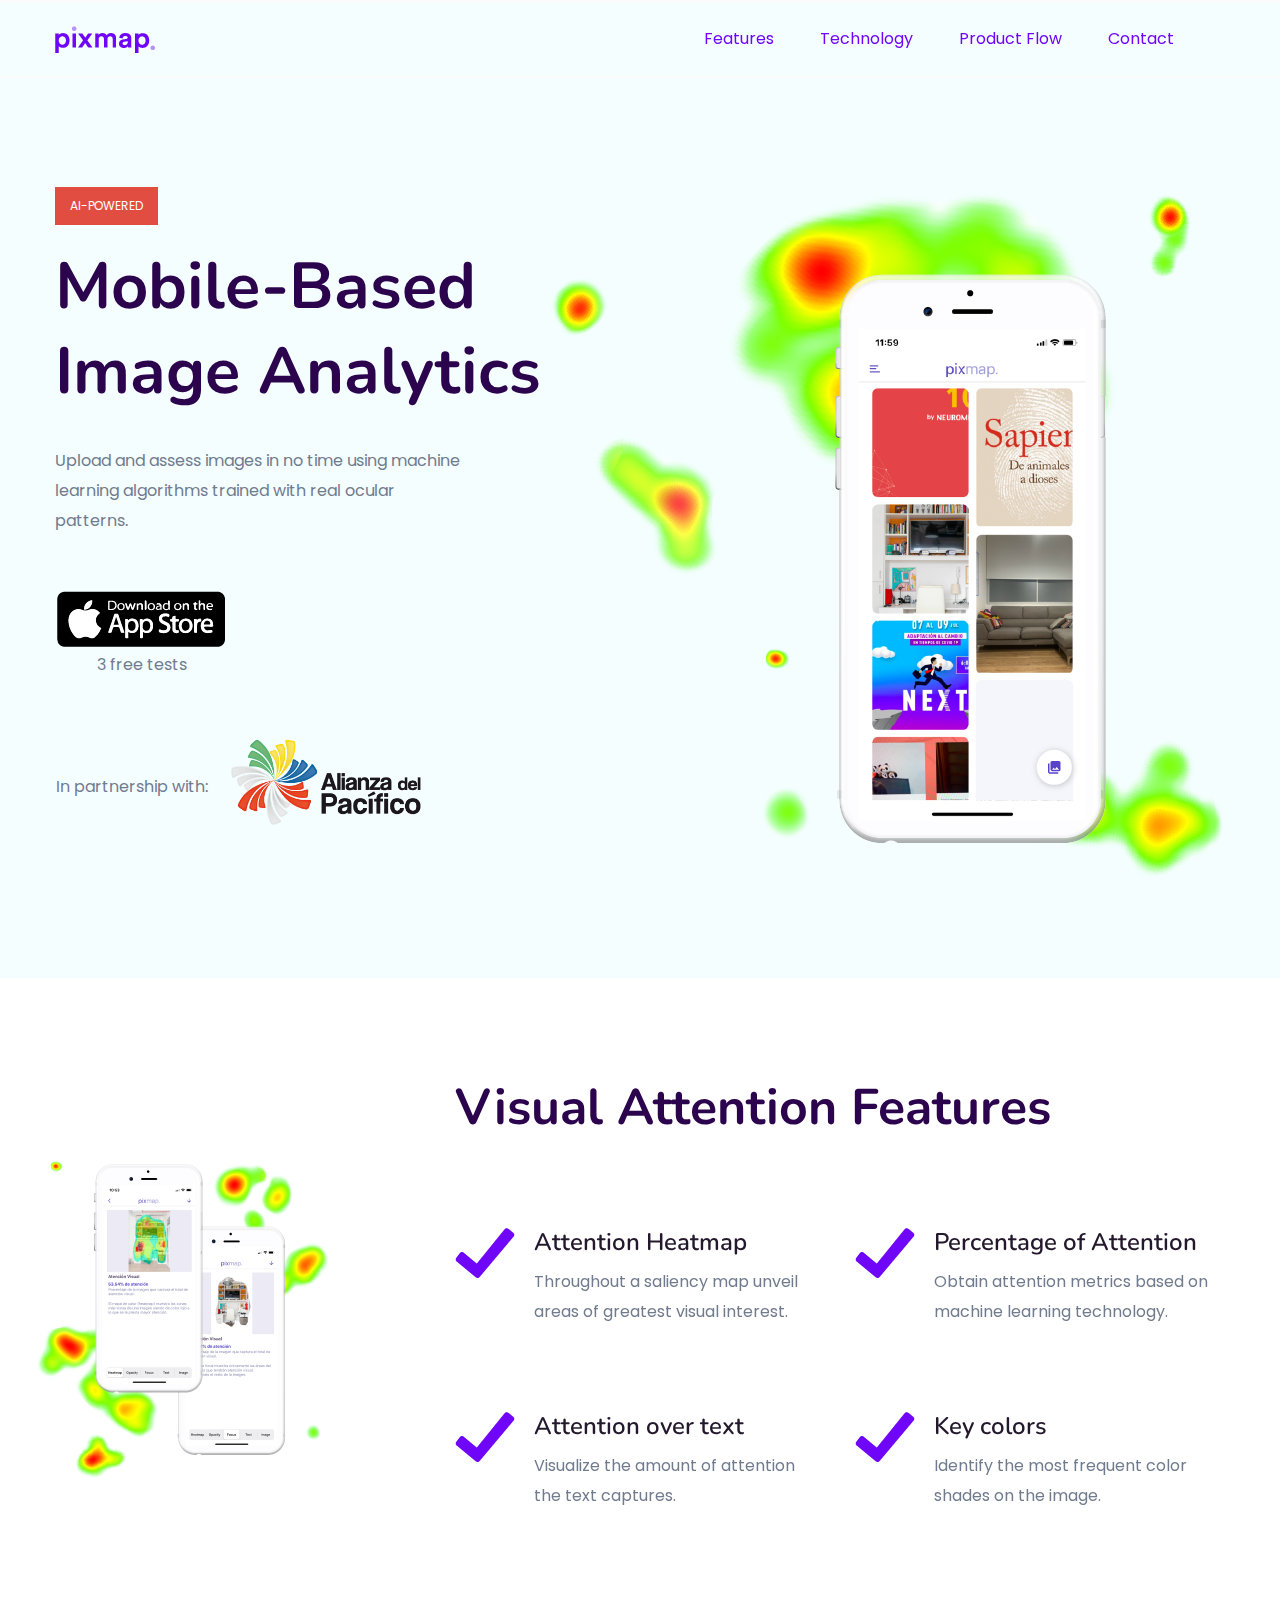
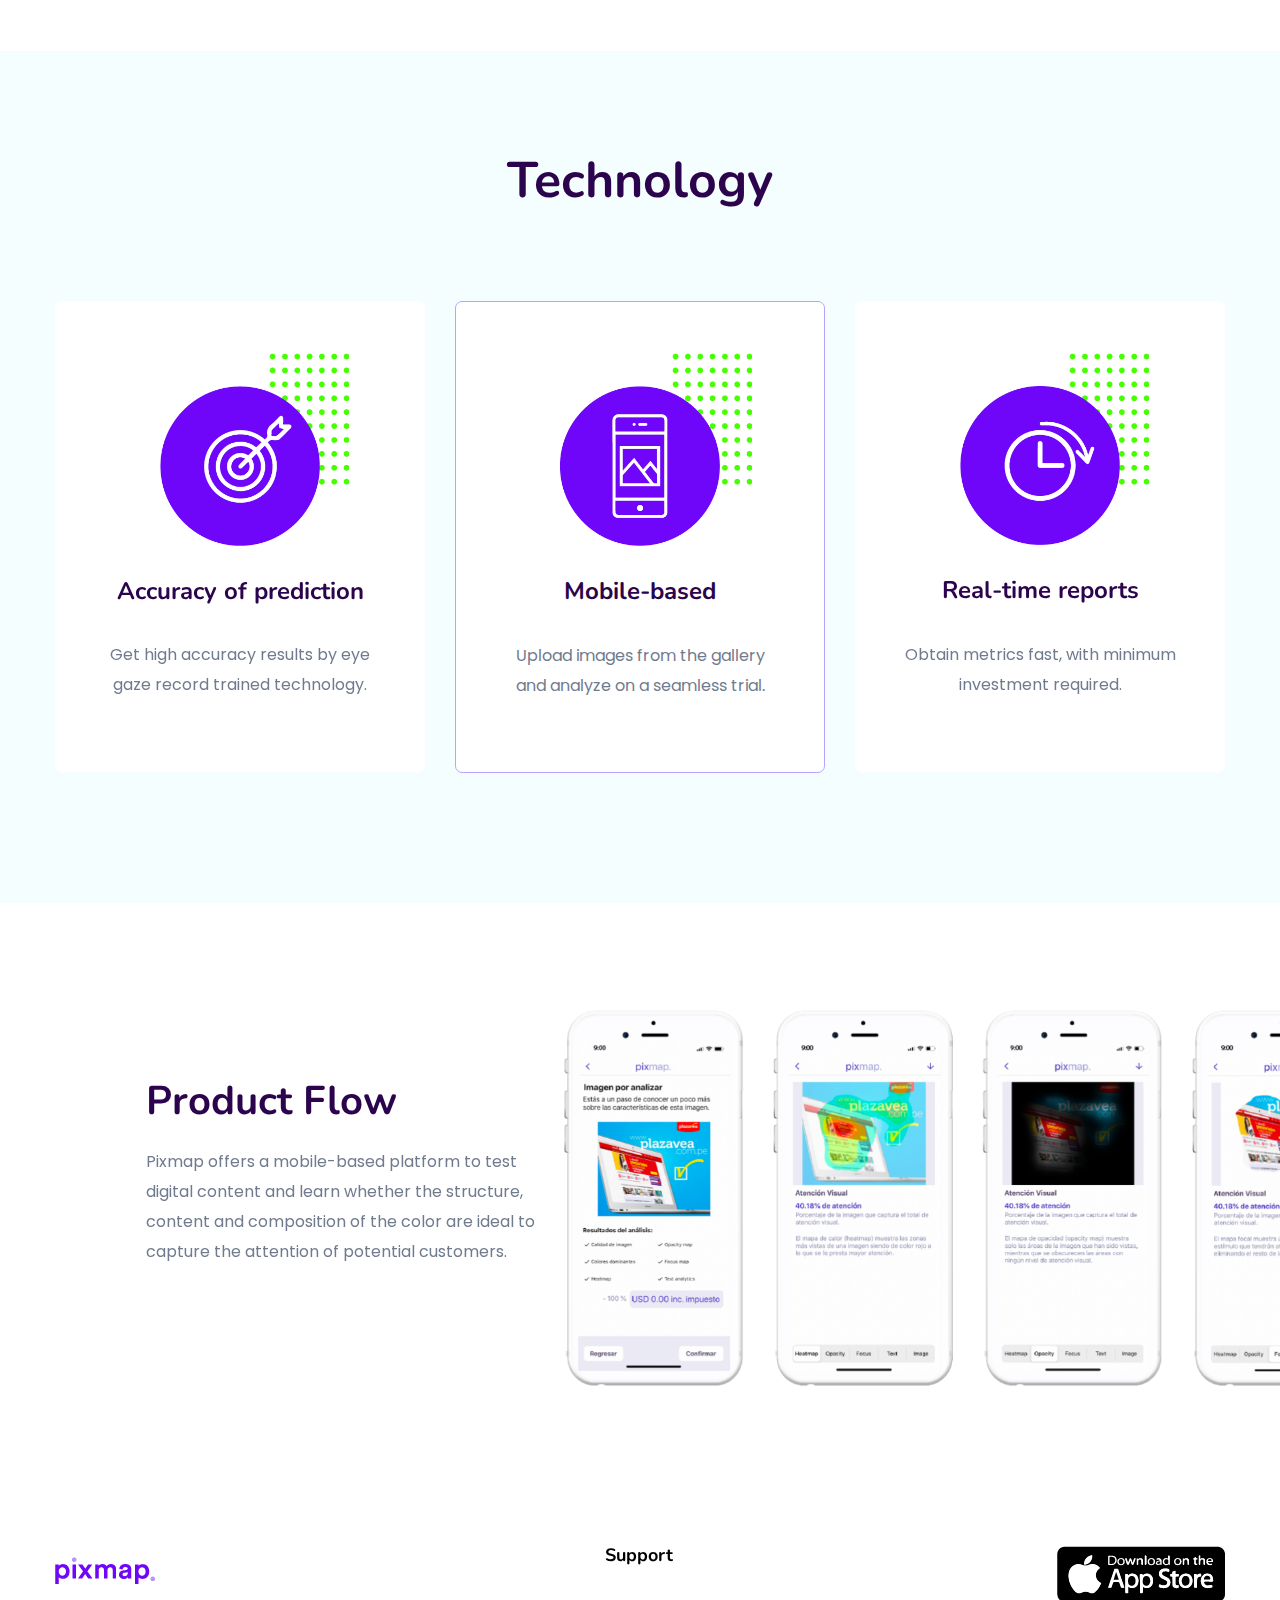
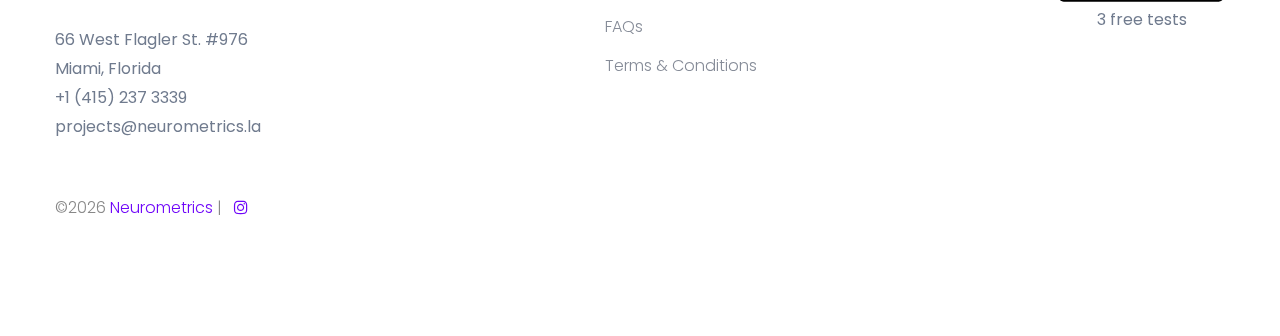
<file: index.html>
<!doctype html>
<html class="no-js" lang="zxx">
    <head>
        <meta charset="utf-8">
        <meta http-equiv="x-ua-compatible" content="ie=edge">
        <title>Pixmap</title>
        <meta name="description" content="">
        <meta name="viewport" content="width=device-width, initial-scale=1">
        
        
        <meta property="og:site_name" content="Pixmap">
        <meta property="og:title" content="Mobile-Based Image Analytics">
        <meta property="og:image" content="https://pixmap.io/assets/img/gallery/pixmap_cover.jpg">
        <meta property="og:image:width" content="1200">
        <meta property="og:image:height" content="630">
        <meta property="og:description" content="Upload and assess images in no time using machine learning algorithms trainded with real ocular patterns.">
        <meta property="og:url" content="https://pixmap.io">
        <meta name="twitter:card" content="summary_large_image">

        <link rel="manifest" href="site.webmanifest">
     
        <link rel="shortcut icon" type="image/x-icon" href="assets/img/logo/favicon_pixmap.png">
       
        
		<!-- CSS here -->
            <link rel="stylesheet" href="assets/css/bootstrap.min.css">
            <link rel="stylesheet" href="assets/css/owl.carousel.min.css">
            <link rel="stylesheet" href="assets/css/flaticon.css">
            <link rel="stylesheet" href="assets/css/slicknav.css">
            <link rel="stylesheet" href="assets/css/animate.min.css">
            <link rel="stylesheet" href="assets/css/magnific-popup.css">
            <link rel="stylesheet" href="assets/css/fontawesome-all.min.css">
            <link rel="stylesheet" href="assets/css/themify-icons.css">
            <link rel="stylesheet" href="assets/css/slick.css">
            <link rel="stylesheet" href="assets/css/nice-select.css">
            <link rel="stylesheet" href="assets/css/style.css">

	<!-- Global site tag (gtag.js) - Google Analytics -->
	<script async src="https://www.googletagmanager.com/gtag/js?id=G-LYM7EHX9WX"></script>
	<script>
	  window.dataLayer = window.dataLayer || [];
	  function gtag(){dataLayer.push(arguments);}
	  gtag('js', new Date());
	  gtag('config', 'G-LYM7EHX9WX');
    </script>
    
    <!-- Google Tag Manager -->
    <script>(function(w,d,s,l,i){w[l]=w[l]||[];w[l].push({'gtm.start':
        new Date().getTime(),event:'gtm.js'});var f=d.getElementsByTagName(s)[0],
        j=d.createElement(s),dl=l!='dataLayer'?'&l='+l:'';j.async=true;j.src=
        'https://www.googletagmanager.com/gtm.js?id='+i+dl;f.parentNode.insertBefore(j,f);
        })(window,document,'script','dataLayer','GTM-P7GCD4B');</script>
    <!-- End Google Tag Manager -->

   </head>

   <body>
       <!-- Google Tag Manager (noscript) -->
    <noscript><iframe src="https://www.googletagmanager.com/ns.html?id=GTM-P7GCD4B"
    height="0" width="0" style="display:none;visibility:hidden"></iframe></noscript>
    <!-- End Google Tag Manager (noscript) -->
       
    <!-- Preloader Start -->
    <div id="preloader-active">
        <div class="preloader d-flex align-items-center justify-content-center">
            <div class="preloader-inner position-relative">
                <div class="preloader-circle"></div>
                <div class="preloader-img pere-text">
                    <img src="assets/img/logo/pixmap_logo.png" alt="">
                </div>
            </div>
        </div>
    </div>
    <!-- Preloader Start -->

    <header>
        <!-- Header Start -->
       <div style="padding: 8px; margin-top: 3px;margin-bottom: 3px; position: relative; " class="header-area header-transparrent sky-blue">
            <div class="main-header header-sticky">
                <div class="container">
                    <div class="row align-items-center">
                        <!-- Logo -->
                        <div class="col-xl-2 col-lg-2 col-md-2">
                            <div class="logo">
                                <a href="index.html"><img src="assets/img/logo/pixmap_logo.png" alt=""></a>
                            </div>
                        </div>
                        <div class="col-xl-10 col-lg-10 col-md-10">
                            <!-- Main-menu --> 

                            <!---->                          
                            <div class="main-menu f-right d-none d-lg-block">
                                <nav>
                                    <ul id="navigation">                                    
                                                                                                                    
                                        <li><a href="#features">Features</a></li>
                                        <li><a href="#technology">Technology</a></li>                                        
                                        <li><a href="#flow">Product Flow</a></li>
                                        <li><a href="#contact">Contact</a></li>

                                        <!--
                                        <li><a href="#">Users</a>
                                            <ul class="submenu">
                                                <li><a href="blog.html">Blog</a></li>
                                                <li><a href="single-blog.html">Blog Details</a></li>
                                                <li><a href="elements.html">Element</a></li>
                                            </ul>
                                        </li> 
                                        -->                                       

                                    </ul>
                                </nav>
                            </div>                          

                        </div>
                        <!-- Mobile Menu -->
                        <div class="col-12">
                            <div class="mobile_menu d-block d-lg-none"></div>
                        </div>
                    </div>
                </div>
            </div>
       </div>
        <!-- Header End -->
    </header>

    <main>

        <!-- Slider Area Start-->
        <div class="slider-area">
            <div class="slider-active">
                <div class="single-slider slider-height slider-padding sky-blue d-flex align-items-center ">
                    <div class="container">
                        <div class="row d-flex align-items-center">
                            <div class="col-lg-6 col-md-9 ">
                                <div class="hero__caption">
                                    <span data-animation="fadeInUp" data-delay=".4s"><button style="background-color:#e24d42; border: none; font-size: 12px; padding: 6px 12px; padding: 10px 15px;">AI-POWERED</button></span>
                                    
                                    <h1 data-animation="fadeInUp" data-delay=".6s">Mobile-Based Image Analytics</h1>
                                    <p data-animation="fadeInUp" data-delay=".8s">Upload and assess images in no time using machine learning algorithms trained with real ocular patterns.</p>
                                                                 
                                    <!-- Slider btn -->
                                    
                                </div>                               
                                <div data-animation="fadeInUp" data-delay="1s">
                                    <table>
                                        <tr>
                                            <td style="text-align:right">
                                                <a id="button_ios_1" href="https://apps.apple.com/us/app/pixmap/id1522354585" target="_blank" class="app-btn1"><img src="assets/img/shape/app_store_donwload.png" alt=""></a>
                                            </td>
                                        </tr>
                                        <tr>
                                            <td style="text-align:center; vertical-align:top;">
                                                <p>3 free tests </p>
                                            </td>                                            
                                        </tr>                                    
                                    </table>                                                 
                                </div>
                                <br>
                                <div data-animation="fadeInUp" data-delay="1s">
                                    <table>
                                        <tr>
                                            <td style="text-align:right; vertical-align:middle;">
                                                <p>In partnership with: </p>
                                            </td>
                                            <td style="text-align:left" >
                                                <p><img width="250" src="assets/img/shape/alianza_del_pacifico.png"></p>
                                            </td>
                                        </tr>
                                        <!--
                                        <tr>
                                            <td style="text-align:right" style="width:100%">
                                                <p><img width="250" src="assets/img/shape/alianza_del_pacifico.png"></p>
                                            </td>
                                        </tr>
                                        -->
                                    </table>                                                 
                                </div>
                            </div>
                            
                            <div class="col-lg-6">
                                <div class="hero__img d-none d-lg-block f-right" data-animation="fadeInRight" data-delay="1s">
                                    <img src="assets/img/gallery/pixmap_landing_3.png" alt="">
                                </div>
                            </div>
                        </div>
                    </div>
                </div>               
            </div>
        </div>
        <!-- Slider Area End -->
        <!-- Best Features Start -->
        <section id="features" class="best-features-area section-padd4">
            <div class="container">
                <div class="row justify-content-end">
                    <div class="col-xl-8 col-lg-10">
                        <!-- Section Tittle -->
                        <div class="row">
                            <div class="col-lg-10 col-md-10">
                                <div class="section-tittle">
                                    <h2>Visual Attention Features</h2>
                                </div>
                            </div>
                        </div>
                        <!-- Section caption -->
                        <div class="row">
                            <div class="col-xl-6 col-lg-6 col-md-6">
                                <div class="single-features mb-70">
                                    <div class="features-icon">
                                        <img style="float: right;" src="assets/img/shape/check_purple.png" alt="">
                                    </div>
                                    <div class="features-caption">
                                        <h3>Attention Heatmap</h3>
                                        <p>Throughout a saliency map unveil areas of greatest visual interest.</p>
                                    </div>
                                </div>
                            </div>
                             <div class="col-xl-6 col-lg-6 col-md-6">
                                <div class="single-features mb-70">
                                    <div class="features-icon">
                                        <img style="float: right;" src="assets/img/shape/check_purple.png" alt="">
                                    </div>
                                    <div class="features-caption">
                                        <h3>Percentage of Attention</h3>
                                        <p>Obtain attention metrics based on machine learning technology.</p>
                                    </div>
                                </div>
                            </div> 
                            <div class="col-xl-6 col-lg-6 col-md-6">
                                <div class="single-features mb-70">
                                    <div class="features-icon">
                                        <img style="float: right;" src="assets/img/shape/check_purple.png" alt="">
                                    </div>
                                    <div class="features-caption">
                                        <h3>Attention over text</h3>
                                        <p>Visualize the amount of attention the text captures.</p>
                                    </div>
                                </div>
                            </div>
                             <div class="col-xl-6 col-lg-6 col-md-6">
                                <div class="single-features mb-70">
                                    <div class="features-icon">
                                        <img style="float: right;" src="assets/img/shape/check_purple.png" alt="">
                                    </div>
                                    <div class="features-caption">
                                        <h3>Key colors</h3>
                                        <p>Identify the most frequent color shades on the image.</p>
                                    </div>
                                </div>
                            </div>                           
                        </div>
                    </div>
                </div>
            </div>
            <!-- Shpe -->
            <div class="features-shpae d-none d-lg-block">
                <img src="assets/img/gallery/pixmap_features_1.png" alt="">
            </div>
        </section>
        <!-- Best Features End -->

        <!-- Services Area Start -->
        <section id="technology" class="service-area sky-blue section-padding2">
            <div class="container">
                <!-- Section Tittle -->
                <div class="row d-flex justify-content-center">
                    <div class="col-lg-6">
                        <div class="section-tittle text-center">
                            <h2>Technology</h2>
                        </div>
                    </div>
                </div>
                <!-- Section caption -->
                <div class="row">
                    <div class="col-xl-4 col-lg-4 col-md-6">
                        <div class="services-caption text-center mb-30" >
                            <div class="service-icon">
                                <img style="float: right; position: relative;" width="160" src="assets/img/shape/accuracy.png" alt="">
                            </div> 
                            <div class="service-cap">
                                <br>
                                <h4><a href="#">Accuracy of prediction</a></h4>
                                <p>Get high accuracy results by eye gaze record trained technology.</p>
                            </div>
                        </div>
                    </div>
                    <div class="col-xl-4 col-lg-4 col-md-6">
                        <div class="services-caption active text-center mb-30">
                            <div class="service-icon">
                                <img style="float: right; position: relative;" width="160" src="assets/img/shape/mobile_based.png" alt="">
                            </div> 
                            <div class="service-cap">
                                <br>
                                <h4><a href="#">Mobile-based</a></h4>
                                <p>Upload images from the gallery and analyze on a seamless trial.</p>
                            </div>
                        </div>
                    </div> 
                    <div class="col-xl-4 col-lg-4 col-md-6">
                        <div class="services-caption text-center mb-30">
                            <div class="service-icon">
                                <img style="float: right; position: relative;" width="160" src="assets/img/shape/time.png" alt="">
                            </div>
                            <div class="service-cap">
                                <br>
                                <h4><a href="#">Real-time reports</a></h4>
                                <p>Obtain metrics fast, with minimum investment required.</p>
                            </div>
                        </div>
                    </div>
                </div>
            </div>
        </section>
        <!-- Services Area End -->

        <!-- Applic App Start -->
        <div id="flow" class="applic-apps section-padding2">
            <div class="container-fluid">
                <div class="row">
                    <!-- slider Heading -->
                    <div class="col-xl-4 col-lg-4 col-md-8">
                        <div class="single-cases-info mb-30">
                            <h3>Product Flow</h3>
                            <p>Pixmap offers a mobile-based platform to test digital content and learn whether the structure, content and composition of the color are ideal to capture the attention of potential customers.</p>
                        </div>
                    </div>
                    <!-- OwL -->
                    <div class="col-xl-8 col-lg-8 col-md-col-md-7">
                        <div class="app-active owl-carousel">                          
                            <div class="single-cases-img">
                                <img src="assets/img/gallery/pixmap_screen_1.png" alt="">
                            </div>
                            <div class="single-cases-img">
                                <img src="assets/img/gallery/pixmap_screen_2.png" alt="">
                            </div>
                            <div class="single-cases-img">
                                <img src="assets/img/gallery/pixmap_screen_3.png" alt="">
                            </div>
                            <div class="single-cases-img">
                                <img src="assets/img/gallery/pixmap_screen_4.png" alt="">
                            </div>
                            <div class="single-cases-img">
                                <img src="assets/img/gallery/pixmap_screen_5.png" alt="">
                            </div>
                            <div class="single-cases-img">
                                <img src="assets/img/gallery/pixmap_screen_6.png" alt="">
                            </div>
                        </div>
                    </div>
                </div>
            </div>
        </div>
        <!-- Applic App End -->

        
        <!-- Best Pricing Start -->
        <!--
        <section class="best-pricing pricing-padding" data-background="assets/img/gallery/best_pricingbg.jpg">
            <div class="container">
                <div class="row d-flex justify-content-center">
                    <div class="col-lg-6 col-md-8">
                        <div class="section-tittle section-tittle2 text-center">
                            <h2>Choose Your Very Best Pricing Plan.</h2>
                        </div>
                    </div>
                </div>
            </div>
        </section>
        -->
        <!-- Best Pricing End -->
        <!-- Pricing Card Start -->
        <!--
        <div class="pricing-card-area">
            <div class="container">
                <div class="row">
                    <div class="col-xl-4 col-lg-4 col-md-6">
                        <div class="single-card text-center mb-30">
                            <div class="card-top">
                                <span>2 Years</span>
                                <h4>$05 <span>/ month</span></h4>
                            </div>
                            <div class="card-bottom">
                                <ul>
                                    <li>Increase traffic 50%</li>
                                    <li>E-mail support</li>
                                    <li>10 Free Optimization</li>
                                    <li>24/7  support</li>
                                </ul>
                                <a href="services.html" class="btn card-btn1">Get Started</a>
                            </div>
                        </div>
                    </div>
                    <div class="col-xl-4 col-lg-4 col-md-6">
                        <div class="single-card  text-center mb-30">
                            <div class="card-top">
                                <span>2 Years</span>
                                <h4>$05 <span>/ month</span></h4>
                            </div>
                            <div class="card-bottom">
                                <ul>
                                    <li>Increase traffic 50%</li>
                                    <li>E-mail support</li>
                                    <li>10 Free Optimization</li>
                                    <li>24/7  support</li>
                                </ul>
                                <a href="services.html" class="btn card-btn1">Get Started</a>
                            </div>
                        </div>
                    </div>
                    <div class="col-xl-4 col-lg-4 col-md-6">
                        <div class="single-card text-center mb-30">
                            <div class="card-top">
                                <span>2 Years</span>
                                <h4>$05 <span>/ month</span></h4>
                            </div>
                            <div class="card-bottom">
                                <ul>
                                    <li>Increase traffic 50%</li>
                                    <li>E-mail support</li>
                                    <li>10 Free Optimization</li>
                                    <li>24/7  support</li>
                                </ul>
                                <a href="services.html" class="btn card-btn1">Get Started</a>
                            </div>
                        </div>
                    </div>
                </div>
            </div>
        </div>
        -->
        <!-- Pricing Card End -->
     


        <!-- Our Customer Start -->
        <!--
        <div class="our-customer section-padd-top30" style="background-color: #F2FEFF;">
            <div class="container-fluid" >
                <div class="our-customer-wrapper" >                   
                        <div class="row d-flex justify-content-center">
                            <div class="col-xl-8">
                                <div class="section-tittle text-center">
                                    <h2>What Our Users Have to Say</h2>
                                </div>
                            </div>
                        </div>
                        <div class="row">
                            <div class="col-12">
                                <div class="customar-active dot-style d-flex dot-style">

                                    <div class="single-customer mb-100">
                                        <div class="what-img">
                                            <img src="assets/img/shape/man2.png" alt="">
                                        </div>
                                        <div class="what-cap">
                                            <h4><a href="#">Fernando Llosa</a></h4>
                                            <h6>Head of Marketing Genius Lab</h6>
                                            <p>“I was pleasantly surprised at not only the quality of the app but also how helpful it is. I am a corporate designer and UX expert and the app is very useful. As a current CEO, I highly recommend! This app will definitely help many industries.”</p>
                                        </div>
                                    </div>
                                
                                    <div class="single-customer mb-100">
                                        <div class="what-img">
                                            <img src="assets/img/shape/man1.png" alt="">
                                        </div>
                                        <div class="what-cap">
                                            <h4><a href="#">Chloe Rodriguez</a></h4>
                                            <h6>Senior UX and UI Principle Designs</h6>
                                            <p>“I learned and did things with this app that I never thought I'd be able to do on my own, nor would I opt to do on my own. It truly opened my world and confirmed my love for data analytics. The app pushed me to my 'learning' limits, but in the best way possible.”</p>
                                        </div>
                                    </div>
                                
                                    <div class="single-customer mb-100">
                                        <div class="what-img">
                                            <img src="assets/img/shape/man3.png" alt="">
                                        </div>
                                        <div class="what-cap">
                                            <h4><a href="#">Marco Fernandez</a></h4>
                                            <h6>CFO Marco's</h6>
                                            <p>“Getting exposure and time saved with this tool meant we could get to know how to approach marketing problems. This app gave me the confidence in my decision to move into marketing.”</p>
                                        </div>
                                    </div>
                                    
                                    <div class="single-customer mb-100">
                                        <div class="what-img">
                                            <img src="assets/img/shape/man4.png" alt="">
                                        </div>
                                        <div class="what-cap">
                                            <h4><a href="#">Jane Doe</a></h4>
                                            <h6>CEO Rail Co.</h6>
                                            <p>“Image analytics is one of the most in-demand front-end tools. Not only can it help you build faster and more robust content— it’ll also make you a better marketer and designer.”</p>
                                        </div>
                                    </div> 
                                                        
                                </div>
                            </div>
                        </div>
                </div>
            </div>
        </div> 
        -->          
        <!-- Our Customer End -->

        <!-- Available App  Start-->
        <!--
        <div class="available-app-area">
            <div class="container">
                <div class="row d-flex justify-content-between">
                    <div class="col-xl-5 col-lg-6">
                        <div class="app-caption">
                            <div class="section-tittle section-tittle3">
                                <h2>Our App Available For Any Device Download now</h2>
                                <p>Duis aute irure dolor in reprehenderit in voluptate velit esse cillum dolore fug.</p>
                                <div class="app-btn">
                                    <a href="#" class="app-btn1"><img src="assets/img/shape/app_btn1.png" alt=""></a>
                                    <a href="#" class="app-btn2"><img src="assets/img/shape/app_btn2.png" alt=""></a>
                                </div>
                            </div>
                        </div>
                    </div>
                    <div class="col-xl-6 col-lg-6">
                        <div class="app-img">
                            <img src="assets/img/shape/available-app.png" alt="">
                        </div>
                    </div>
                </div>
            </div>
            
            <div class="app-shape">
                <img src="assets/img/shape/app-shape-top.png" alt="" class="app-shape-top heartbeat d-none d-lg-block">
                <img src="assets/img/shape/app-shape-left.png" alt="" class="app-shape-left d-none d-xl-block">                
            </div>
        </div>
        -->
        <!-- Available App End-->


        <!-- Say Something Start -->
        <!--
        <div class="say-something-aera pt-90 pb-90 fix">
            <div class="container">
                <div class="row justify-content-between align-items-center">
                    <div class="offset-xl-1 offset-lg-1 col-xl-5 col-lg-5">
                        <div class="say-something-cap">
                            <h2>Say Hello To The Collaboration Hub.</h2>
                        </div>
                    </div>
                    <div class="col-xl-2 col-lg-3">
                        <div class="say-btn">
                            <a href="#" class="btn radius-btn">Contact Us</a>
                        </div>
                    </div>
                </div>
            </div>
            
            <div class="say-shape">
                <img src="assets/img/shape/say-shape-left.png" alt="" class="say-shape1 rotateme d-none d-xl-block">
                <img src="assets/img/shape/say-shape-right.png" alt="" class="say-shape2 d-none d-lg-block">
            </div>
        </div>
        -->
        <!-- Say Something End -->     
    </main>

   <footer id="contact">
       <!-- Footer Start-->
      <div class="footer-main">
        <div class="footer-area footer-padding">
            <div class="container">
                <div class="row  justify-content-between">
                    <div class="col-lg-3 col-md-4 col-sm-8">
                         <div class="single-footer-caption mb-30">
                              <!-- logo -->
                             <div class="footer-logo">
                                 <a href="index.html"><img src="assets/img/logo/pixmap_logo.png" alt=""></a>
                             </div>
                             <div class="footer-tittle">
                                 <div class="footer-pera">
                                     <p class="info1">
                                        66 West Flagler St. #976 <br>
                                        Miami, Florida <br>
                                        +1 (415) 237 3339 <br>
                                        projects@neurometrics.la</p>
                                </div>
                             </div>
                         </div>
                    </div>

                   <!--
                    <div class="col-lg-2 col-md-4 col-sm-5">
                        <div class="single-footer-caption mb-50">
                            <div class="footer-tittle">
                                <h4>Quick Links</h4>
                                <ul>
                                    <li><a href="#">About</a></li>
                                    <li><a href="#">Features</a></li>
                                    <li><a href="#">Pricing</a></li>
                                    <li><a href="#">Download</a></li>
                                    <li><a href="#">Reviews</a></li>
                                </ul>
                            </div>
                        </div>
                    </div>
                    -->

                    <div class="col-lg-2 col-md-4 col-sm-7">
                        <div class="single-footer-caption mb-50">
                            <div class="footer-tittle">
                                <h4>Support</h4>
                                <ul>                                                                    
                                    <li><a href="faqs.html">FAQs</a></li>                                   
                                    <!-- <li><a href="#">Privacy Policy</a></li> -->
                                    <li><a href="terms_conditions.html">Terms & Conditions</a></li>
                                </ul>
                            </div>
                        </div>
                    </div>

                    <div class="col-lg-2 col-md-4 col-sm-5">
                        <div class="single-footer-caption mb-50">
                            <div class="footer-tittle">
                                <table>
                                    <tr>
                                        <td style="text-align:right">
                                            <a id="button_ios_2" href="https://apps.apple.com/us/app/pixmap/id1522354585" target="_blank" class="app-btn1"><img src="assets/img/shape/app_store_donwload.png" alt=""></a>
                                        </td>
                                    </tr>
                                    <tr>
                                        <td style="text-align:center; vertical-align:top;">
                                            <p>3 free tests </p>
                                        </td>                                            
                                    </tr>                                    
                                </table>
                            </div>
                        </div>
                    </div>
                    <!--
                    <div class="col-lg-3 col-md-6 col-sm-8">
                        <div class="single-footer-caption mb-50">
                            <div class="footer-tittle">
                                <h4>Download</h4>
                                <div class="footer-pera footer-pera2">
                                 <p>Heaven fruitful doesn't over lesser in days. Appear </p>
                             </div>                            
                             <div class="footer-form">
                                 <div id="mc_embed_signup">
                                     <form target="_blank" action="https://spondonit.us12.list-manage.com/subscribe/post?u=1462626880ade1ac87bd9c93a&amp;id=92a4423d01" method="get" class="subscribe_form relative mail_part" novalidate="true">
                                         <input type="email" name="EMAIL" id="newsletter-form-email" placeholder=" Email Address " class="placeholder hide-on-focus" onfocus="this.placeholder = ''" onblur="this.placeholder = ' Email Address '">
                                         <div class="form-icon">
                                             <button type="submit" name="submit" id="newsletter-submit" class="email_icon newsletter-submit button-contactForm"><img src="assets/img/shape/form_icon.png" alt=""></button>
                                         </div>
                                         <div class="mt-10 info"></div>
                                     </form>
                                 </div>
                             </div>
                            </div>
                        </div>
                    </div>
                    -->
                </div>
            
                <!-- Copy-Right -->
                <div class="row align-items-center">
                    <div class="col-xl-12 ">                        
                        <div class="footer-copy-right">                                                      
                            
                            <link rel="stylesheet" href="https://cdnjs.cloudflare.com/ajax/libs/font-awesome/4.7.0/css/font-awesome.min.css">                         
                            

                        <p><!-- Link back to Colorlib can't be removed. Template is licensed under CC BY 3.0. -->
                            &copy;<script>document.write(new Date().getFullYear());</script> <a href="https://neurometrics.la/" target="_blank">Neurometrics</a> | &nbsp; <a href="https://www.instagram.com/pixmap.io/" target="_blank" class="fa fa-instagram"></a>
                            <!-- 
                                &nbsp; <a href="https://www.facebook.com/pixmap.io/" target="_blank" class="fa fa-facebook"></a>
                                Link back to Colorlib can't be removed. Template is licensed under CC BY 3.0. --></p>
                        </div>                       
        
                    </div>
                </div>
                
            </div>
            
        </div>       
                
      </div>     
       <!-- Footer End-->

   </footer>
   
    <!-- Add the code below inside the <body> tags of your HTML page -->
        <script>
            window.VIDEOASK_EMBED_CONFIG = {
            "kind": "widget",
            "url": "https://www.videoask.com/fugpbwppp",
            "options": {
            "widgetType": "VideoThumbnailLarge",
            "text": "",
            "backgroundColor": "#6F06F9",
            "position": "bottom-right"
            }
            }
        </script>
    
   
    <!-- JS here -->
        <!-- Important!!! In order to allow your videoask to open up on the same page when interacting with the widget, your website must use the secure https:// protocol (i.e have an SSL certificate). Otherwise, when clicking the widget, a new tab will be automatically opened in the browser.
        -->
        <script src="https://www.videoask.com/embed/embed.js"></script>
        <!--
            script src="assets/js/embed.js"></script>
        -->
    
		<!-- All JS Custom Plugins Link Here here -->
        <script src="./assets/js/vendor/modernizr-3.5.0.min.js"></script>
		
		<!-- Jquery, Popper, Bootstrap -->
		<script src="./assets/js/vendor/jquery-1.12.4.min.js"></script>
        <script src="./assets/js/popper.min.js"></script>
        <script src="./assets/js/bootstrap.min.js"></script>
	    <!-- Jquery Mobile Menu -->
        <script src="./assets/js/jquery.slicknav.min.js"></script>

		<!-- Jquery Slick , Owl-Carousel Plugins -->
        <script src="./assets/js/owl.carousel.min.js"></script>
        <script src="./assets/js/slick.min.js"></script>
        <!-- Date Picker -->
        <script src="./assets/js/gijgo.min.js"></script>
		<!-- One Page, Animated-HeadLin -->
        <script src="./assets/js/wow.min.js"></script>
		<script src="./assets/js/animated.headline.js"></script>
        <script src="./assets/js/jquery.magnific-popup.js"></script>

		<!-- Scrollup, nice-select, sticky -->
        <script src="./assets/js/jquery.scrollUp.min.js"></script>
        <script src="./assets/js/jquery.nice-select.min.js"></script>
		<script src="./assets/js/jquery.sticky.js"></script>
        
        <!-- contact js -->
        <script src="./assets/js/contact.js"></script>
        <script src="./assets/js/jquery.form.js"></script>
        <script src="./assets/js/jquery.validate.min.js"></script>
        <script src="./assets/js/mail-script.js"></script>
        <script src="./assets/js/jquery.ajaxchimp.min.js"></script>
        
		<!-- Jquery Plugins, main Jquery -->	
        <script src="./assets/js/plugins.js"></script>
        <script src="./assets/js/main.js"></script>
        
    </body>
</html>
</file>
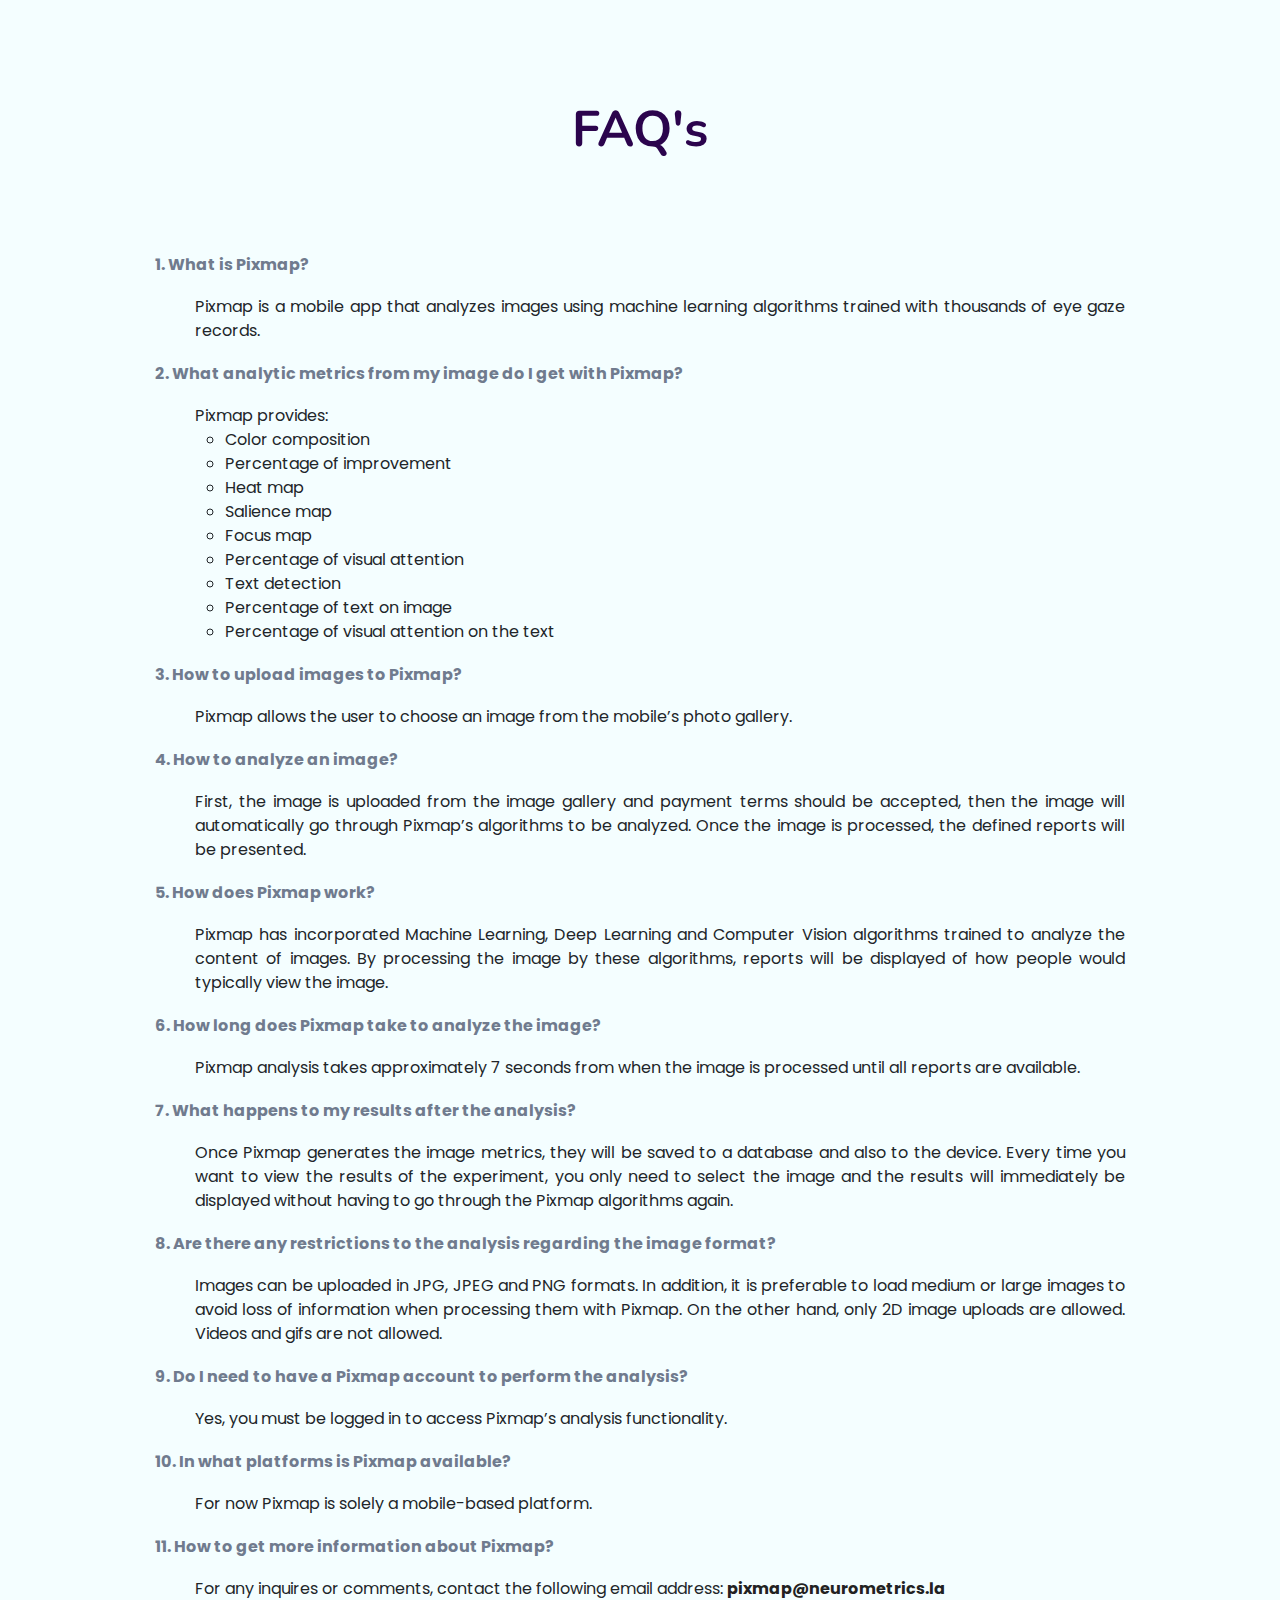
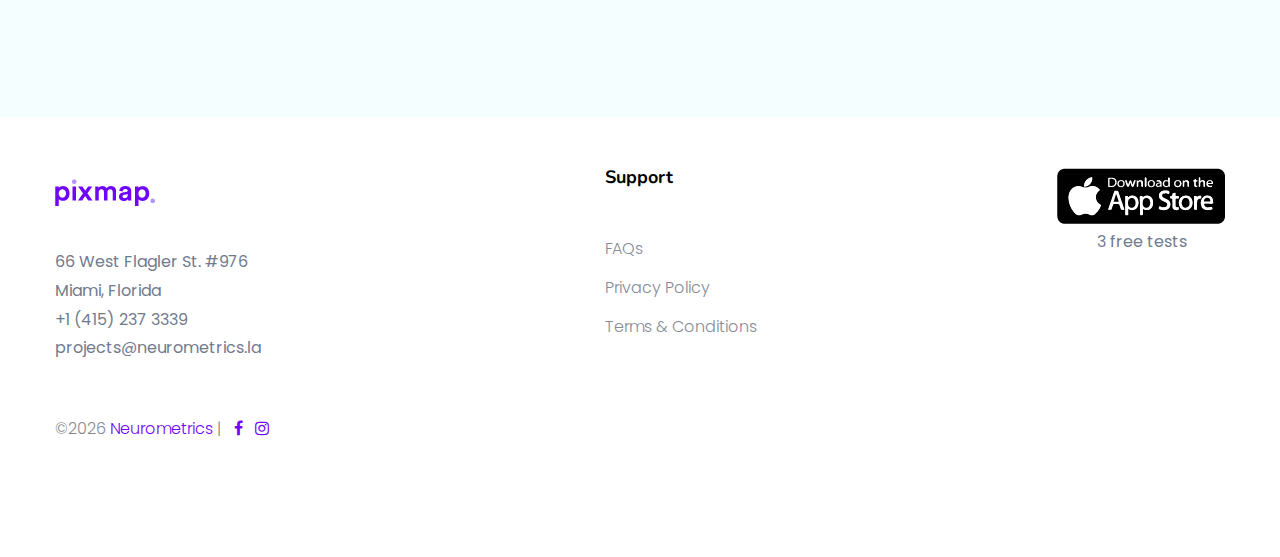
<file: faqs.html>
<!doctype html>
<html class="no-js" lang="zxx">
    <head>
        <meta charset="utf-8">
        <meta http-equiv="x-ua-compatible" content="ie=edge">
        <title>Pixmap</title>
        <meta name="description" content="">
        <meta name="viewport" content="width=device-width, initial-scale=1">
        
        
        <meta property="og:site_name" content="Pixmap">
        <meta property="og:title" content="Mobile-Based Image Analytics">
        <meta property="og:image" content="https://pixmap.io/assets/img/gallery/pixmap_landing_3.png" >
        <meta property="og:image:width" content="1200">
        <meta property="og:image:height" content="630">
        <meta property="og:description" content="Upload and assess images in no time using machine learning algorithms trainded with real ocular patterns.">
        <meta property="og:url" content="https://pixmap.io">
        <meta name="twitter:card" content="summary_large_image">

        <link rel="manifest" href="site.webmanifest">
     
        <link rel="shortcut icon" type="image/x-icon" href="assets/img/logo/favicon_pixmap.png">
       
        
		<!-- CSS here -->
            <link rel="stylesheet" href="assets/css/bootstrap.min.css">         
            <link rel="stylesheet" href="assets/css/style.css">
      
   </head>

   <body>       
        <main role="main">
            <section class="service-area sky-blue section-padding2">
                <div class="row d-flex justify-content-center">
                    <div class="col-lg-6">
                        <div class="section-tittle text-center">
                            <h2>FAQ's</h2>
                        </div>
                    </div>
                </div>
                <div class="container" style="text-align: justify;">
                    <div class="row">
                        <div class="col-md-1"></div>
                        <div class="col-md-10">
                            <div class="content">
                                
                                <p>                                   
                                    <strong>
                                        <font style="vertical-align: inherit;">
                                            <font style="vertical-align: inherit;">1. What is Pixmap?</font>
                                        </font>
                                    </strong>
                                    <ol type="1">
                                        <li>
                                            <font style="vertical-align: inherit;">
                                                <font style="vertical-align: inherit;">Pixmap is a mobile app that analyzes images using machine learning algorithms trained with thousands of eye gaze records.</font>                                                
                                            </font>
                                        </li>                                    
                                    </ol>  
                                </p>

                                <p>                                   
                                    <strong>
                                        <font style="vertical-align: inherit;">
                                            <font style="vertical-align: inherit;">2. What analytic metrics from my image do I get with Pixmap?</font>
                                        </font>
                                    </strong>
                                    <ol type="1">
                                        <li>
                                            <font style="vertical-align: inherit;">
                                                <font style="vertical-align: inherit;">Pixmap provides:</font>
                                                <li style="list-style-type: circle; margin-left: 30px;">Color composition</li>
                                                <li style="list-style-type: circle; margin-left: 30px;">Percentage of improvement</li>
                                                <li style="list-style-type: circle; margin-left: 30px;">Heat map</li>
                                                <li style="list-style-type: circle; margin-left: 30px;">Salience map</li>
                                                <li style="list-style-type: circle; margin-left: 30px;">Focus map</li>
                                                <li style="list-style-type: circle; margin-left: 30px;">Percentage of visual attention</li>
                                                <li style="list-style-type: circle; margin-left: 30px;">Text detection</li>
                                                <li style="list-style-type: circle; margin-left: 30px;">Percentage of text on image</li>
                                                <li style="list-style-type: circle; margin-left: 30px;">Percentage of visual attention on the text</li>

                                            </font>
                                        </li>                                    
                                    </ol>  
                                </p>

                                <p>                                   
                                    <strong>
                                        <font style="vertical-align: inherit;">
                                            <font style="vertical-align: inherit;">3. How to upload images to Pixmap?</font>
                                        </font>
                                    </strong>
                                    <ol type="1">
                                        <li>
                                            <font style="vertical-align: inherit;">
                                                <font style="vertical-align: inherit;">Pixmap allows the user to choose an image from the mobile’s photo gallery.</font>
                                            </font>
                                        </li>                                    
                                    </ol>  
                                </p>

                                <p>                                   
                                    <strong>
                                        <font style="vertical-align: inherit;">
                                            <font style="vertical-align: inherit;">4. How to analyze an image?</font>
                                        </font>
                                    </strong>
                                    <ol type="1">
                                        <li>
                                            <font style="vertical-align: inherit;">
                                                <font style="vertical-align: inherit;">First, the image is uploaded from the image gallery and payment terms should be accepted, then the image will automatically go through Pixmap’s algorithms to be analyzed. Once the image is processed, the defined reports will be presented.</font>
                                            </font>
                                        </li>                                    
                                    </ol>  
                                </p>

                                <p>                                   
                                    <strong>
                                        <font style="vertical-align: inherit;">
                                            <font style="vertical-align: inherit;">5. How does Pixmap work?</font>
                                        </font>
                                    </strong>
                                    <ol type="1">
                                        <li>
                                            <font style="vertical-align: inherit;">
                                                <font style="vertical-align: inherit;">Pixmap has incorporated Machine Learning, Deep Learning and Computer Vision algorithms trained to analyze the content of images. By processing the image by these algorithms, reports will be displayed of how people would typically view the image.</font>
                                            </font>
                                        </li>                                    
                                    </ol>  
                                </p>

                                <p>                                   
                                    <strong>
                                        <font style="vertical-align: inherit;">
                                            <font style="vertical-align: inherit;">6. How long does Pixmap take to analyze the image?</font>
                                        </font>
                                    </strong>
                                    <ol type="1">
                                        <li>
                                            <font style="vertical-align: inherit;">
                                                <font style="vertical-align: inherit;">Pixmap analysis takes approximately 7 seconds from when the image is processed until all reports are available.</font>
                                            </font>
                                        </li>                                    
                                    </ol>  
                                </p>

                                <p>                                   
                                    <strong>
                                        <font style="vertical-align: inherit;">
                                            <font style="vertical-align: inherit;">7. What happens to my results after the analysis?</font>
                                        </font>
                                    </strong>
                                    <ol type="1">
                                        <li>
                                            <font style="vertical-align: inherit;">
                                                <font style="vertical-align: inherit;">Once Pixmap generates the image metrics, they will be saved to a database and also to the device. Every time you want to view the results of the experiment, you only need to select the image and the results will immediately be displayed without having to go through the Pixmap algorithms again.</font>
                                            </font>
                                        </li>                                    
                                    </ol>  
                                </p>

                                <p>                                   
                                    <strong>
                                        <font style="vertical-align: inherit;">
                                            <font style="vertical-align: inherit;">8. Are there any restrictions to the analysis regarding the image format?</font>
                                        </font>
                                    </strong>
                                    <ol type="1">
                                        <li>
                                            <font style="vertical-align: inherit;">
                                                <font style="vertical-align: inherit;">Images can be uploaded in JPG, JPEG and PNG formats. In addition, it is preferable to load medium or large images to avoid loss of information when processing them with Pixmap. On the other hand, only 2D image uploads are allowed. Videos and gifs are not allowed.</font>
                                            </font>
                                        </li>                                    
                                    </ol>  
                                </p>

                                <p>                                   
                                    <strong>
                                        <font style="vertical-align: inherit;">
                                            <font style="vertical-align: inherit;">9. Do I need to have a Pixmap account to perform the analysis?</font>
                                        </font>
                                    </strong>
                                    <ol type="1">
                                        <li>
                                            <font style="vertical-align: inherit;">
                                                <font style="vertical-align: inherit;">Yes, you must be logged in to access Pixmap’s analysis functionality.</font>
                                            </font>
                                        </li>                                    
                                    </ol>  
                                </p>

                                <p>                                   
                                    <strong>
                                        <font style="vertical-align: inherit;">
                                            <font style="vertical-align: inherit;">10. In what platforms is Pixmap available?</font>
                                        </font>
                                    </strong>
                                    <ol type="1">
                                        <li>
                                            <font style="vertical-align: inherit;">
                                                <font style="vertical-align: inherit;">For now Pixmap is solely a mobile-based platform.</font>
                                            </font>
                                        </li>                                    
                                    </ol>  
                                </p>

                                <p>                                   
                                    <strong>
                                        <font style="vertical-align: inherit;">
                                            <font style="vertical-align: inherit;">11. How to get more information about Pixmap?</font>
                                        </font>
                                    </strong>
                                    <ol type="1">
                                        <li>
                                            <font style="vertical-align: inherit;">
                                                <font style="vertical-align: inherit;">For any inquires or comments, contact the following email address: <b>pixmap@neurometrics.la</b></font>
                                            </font>
                                        </li>                                    
                                    </ol>  
                                </p>
                                                             
                            </div>
                        </div>
                    </div>
                </div>
            </section>
        </main>

        <footer id="contact">
            <!-- Footer Start-->
            <div class="footer-main">
                <div class="footer-area footer-padding">
                    <div class="container">
                        <div class="row  justify-content-between">
                            <div class="col-lg-3 col-md-4 col-sm-8">
                                <div class="single-footer-caption mb-30">
                                    <!-- logo -->
                                    <div class="footer-logo">
                                        <a href="index.html"><img src="assets/img/logo/pixmap_logo.png" alt=""></a>
                                    </div>
                                    <div class="footer-tittle">
                                        <div class="footer-pera">
                                            <p class="info1">
                                                66 West Flagler St. #976 <br>
                                                Miami, Florida <br>
                                                +1 (415) 237 3339 <br>
                                                projects@neurometrics.la</p>
                                        </div>
                                    </div>
                                </div>
                            </div>
        
                        <!--
                            <div class="col-lg-2 col-md-4 col-sm-5">
                                <div class="single-footer-caption mb-50">
                                    <div class="footer-tittle">
                                        <h4>Quick Links</h4>
                                        <ul>
                                            <li><a href="#">About</a></li>
                                            <li><a href="#">Features</a></li>
                                            <li><a href="#">Pricing</a></li>
                                            <li><a href="#">Download</a></li>
                                            <li><a href="#">Reviews</a></li>
                                        </ul>
                                    </div>
                                </div>
                            </div>
                            -->
        
                            <div class="col-lg-2 col-md-4 col-sm-7">
                                <div class="single-footer-caption mb-50">
                                    <div class="footer-tittle">
                                        <h4>Support</h4>
                                        <ul>                                                                    
                                            <li style="list-style-type: none; margin-left: 0"><a href="faqs.html">FAQs</a></li>                                   
                                            <li style="list-style-type: none; margin-left: 0"><a href="#">Privacy Policy</a></li>
                                            <li style="list-style-type: none; margin-left: 0"><a href="terms_conditions.html">Terms & Conditions</a></li>
                                        </ul>
                                    </div>
                                </div>
                            </div>
        
                            <div class="col-lg-2 col-md-4 col-sm-5">
                                <div class="single-footer-caption mb-50">
                                    <div class="footer-tittle">
                                        <table>
                                            <tr>
                                                <td style="text-align:right">
                                                    <a href="https://apps.apple.com/us/app/pixmap/id1522354585" target="_blank" class="app-btn1"><img src="assets/img/shape/app_store_donwload.png" alt=""></a>
                                                </td>
                                            </tr>
                                            <tr>
                                                <td style="text-align:center; vertical-align:top;">
                                                    <p>3 free tests </p>
                                                </td>                                            
                                            </tr>                                    
                                        </table>
                                    </div>
                                </div>
                            </div>
                            <!--
                            <div class="col-lg-3 col-md-6 col-sm-8">
                                <div class="single-footer-caption mb-50">
                                    <div class="footer-tittle">
                                        <h4>Download</h4>
                                        <div class="footer-pera footer-pera2">
                                        <p>Heaven fruitful doesn't over lesser in days. Appear </p>
                                    </div>                            
                                    <div class="footer-form">
                                        <div id="mc_embed_signup">
                                            <form target="_blank" action="https://spondonit.us12.list-manage.com/subscribe/post?u=1462626880ade1ac87bd9c93a&amp;id=92a4423d01" method="get" class="subscribe_form relative mail_part" novalidate="true">
                                                <input type="email" name="EMAIL" id="newsletter-form-email" placeholder=" Email Address " class="placeholder hide-on-focus" onfocus="this.placeholder = ''" onblur="this.placeholder = ' Email Address '">
                                                <div class="form-icon">
                                                    <button type="submit" name="submit" id="newsletter-submit" class="email_icon newsletter-submit button-contactForm"><img src="assets/img/shape/form_icon.png" alt=""></button>
                                                </div>
                                                <div class="mt-10 info"></div>
                                            </form>
                                        </div>
                                    </div>
                                    </div>
                                </div>
                            </div>
                            -->
                        </div>
                    
                        <!-- Copy-Right -->
                        <div class="row align-items-center">
                            <div class="col-xl-12 ">
                                <div class="footer-copy-right">
                                    <link rel="stylesheet" href="https://cdnjs.cloudflare.com/ajax/libs/font-awesome/4.7.0/css/font-awesome.min.css">                         
                                    
                                <p><!-- Link back to Colorlib can't be removed. Template is licensed under CC BY 3.0. -->
                                    &copy;<script>document.write(new Date().getFullYear());</script> <a href="https://neurometrics.la/" target="_blank">Neurometrics</a> | &nbsp; <a href="https://www.facebook.com/pixmap.io/" target="_blank" class="fa fa-facebook"></a> &nbsp; <a href="https://www.instagram.com/pixmap.io/" target="_blank" class="fa fa-instagram"></a>
                                    <!-- Link back to Colorlib can't be removed. Template is licensed under CC BY 3.0. --></p>
                                </div>
                            </div>
                        </div>
                        
                    </div>
                    
                </div>
                
            </div>
            <!-- Footer End-->
        
        </footer>     
    
</body>
</html>
</file>
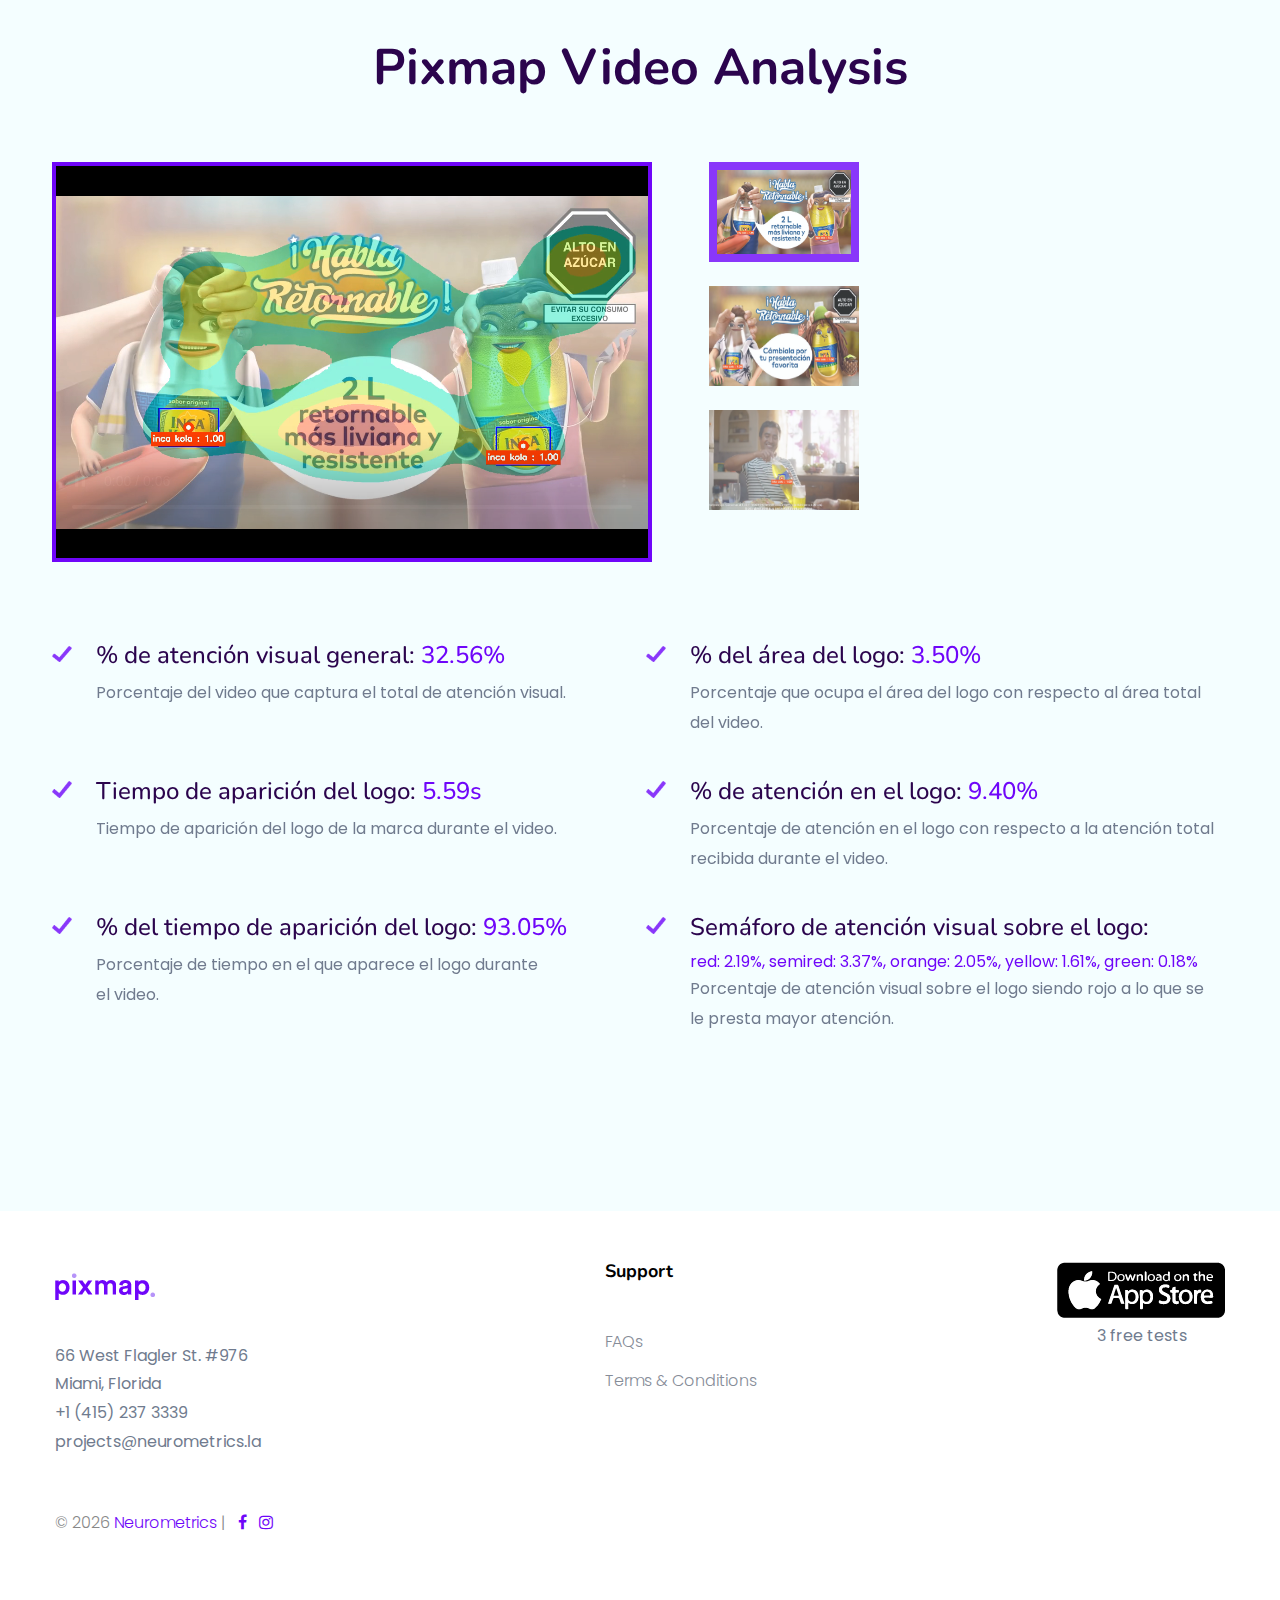
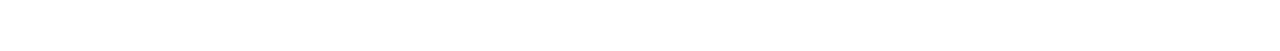
<file: pixmap_video.html>
<!doctype html>
<html class="no-js" lang="zxx">

<head>
    <meta charset="utf-8">
    <meta http-equiv="x-ua-compatible" content="ie=edge">
    <title>Pixmap</title>
    <meta name="description" content="">
    <meta name="viewport" content="width=device-width, initial-scale=1">


    <meta property="og:site_name" content="Pixmap">
    <meta property="og:title" content="Mobile-Based Image Analytics">
    <meta property="og:image" content="https://pixmap.io/assets/img/gallery/pixmap_cover.jpg">
    <meta property="og:image:width" content="1200">
    <meta property="og:image:height" content="630">
    <meta property="og:description"
        content="Upload and assess images in no time using machine learning algorithms trainded with real ocular patterns.">
    <meta property="og:url" content="https://pixmap.io">
    <meta name="twitter:card" content="summary_large_image">

    <link rel="manifest" href="site.webmanifest">

    <link rel="shortcut icon" type="image/x-icon" href="assets/img/logo/favicon_pixmap.png">


    <!-- CSS here -->
    <link rel="stylesheet" href="assets/css/bootstrap.min.css">
    <link rel="stylesheet" href="assets/css/owl.carousel.min.css">
    <link rel="stylesheet" href="assets/css/flaticon.css">
    <link rel="stylesheet" href="assets/css/slicknav.css">
    <link rel="stylesheet" href="assets/css/animate.min.css">
    <link rel="stylesheet" href="assets/css/magnific-popup.css">
    <link rel="stylesheet" href="assets/css/fontawesome-all.min.css">
    <link rel="stylesheet" href="assets/css/themify-icons.css">
    <link rel="stylesheet" href="assets/css/slick.css">
    <link rel="stylesheet" href="assets/css/nice-select.css">
    <link rel="stylesheet" href="assets/css/style.css">

    <style>
        /* FOR COLUMNS */
        .column img {
            opacity: 0.8;
            cursor: pointer;
        }

        .column img:hover {
            opacity: 1;
        }

        .column {
            padding: 1%;
        }

        /* FOR TABS */
        /* Style the tab */
        .tab {
            overflow: hidden;
            border: 1px solid #ccc;
            background-color: coral;
        }

        /* Style the buttons inside the tab */
        .tab button {
            background-color: inherit;
            float: left;
            border: none;
            outline: none;
            cursor: pointer;
            padding: 14px 16px;
            transition: 0.3s;
            font-size: 17px;
        }

        /* Change background color of buttons on hover */
        .tab button:hover {
            background-color: #ddd;
        }

        /* Create an active/current tablink class */
        .tab button.active {
            background-color: #ccc;
        }

        /* Style the tab content */
        .tabcontent {
            display: none;
            padding: 6px 12px;
            border: 1px solid #ccc;
            border-top: none;
        }

        /* FOR JSON */
        pre {
            outline: 1px solid #ccc;
            padding: 5px;
            margin: 5px;
        }

        .string {
            color: green;
        }

        .number {
            color: darkorange;
        }

        .boolean {
            color: blue;
        }

        .null {
            color: magenta;
        }

        .key {
            color: red;
        }

        /* FOR IMAGES */
    </style>
</head>

<body>

    <!-- Preloader Start -->
    <!-- <div id="preloader-active">
        <div class="preloader d-flex align-items-center justify-content-center">
            <div class="preloader-inner position-relative">
                <div class="preloader-circle"></div>
                <div class="preloader-img pere-text">
                    <img src="assets/img/logo/logo.png" alt="">
                </div>
            </div>
        </div>
    </div> -->
    <!-- Preloader Start -->

    <main>

        <!-- Services Area Start -->
        <section class="service-area services-padding sky-blue" style="padding-top: 3%">
            <div class="container">
                <!-- Section Tittle -->
                <div class="row d-flex justify-content-center" style="margin-bottom: 2%;">
                    <div class="col-lg-6">
                        <div class="section-tittle text-center">
                            <h2 style="margin-bottom: 5%;">Pixmap Video Analysis</h2>
                        </div>
                    </div>
                </div>

                <div class="row">

                    <div class="column">
                        <!-- <video width="600" height="400" controls src="assets/video/retornables_inca_kola.mp4">        
                            Your browser does not support the video tag.
                         </video> -->
                        <iframe width="600" height="400" name="iframe1" class="myClass" src=""
                            style="border: 4px #6F06F9 solid;" controls autoplay></iframe>
                    </div>

                    <div class="column" style="padding-left: 5%;">
                        <div class="row">
                            <a href="assets/video/pixmap_retornables_inca_kola.mp4" target="iframe1">
                                <img width="150" height="100" id="vid1" alt="" src="assets/video/vid1.png"
                                    onclick="myFunction(this);">
                            </a>
                        </div>
                        <br>
                        <div class="row">
                            <a href="assets/video/pixmap_retornables_inca_kola_2.mp4" target="iframe1">
                                <img width="150" height="100" id="vid2" alt="" src="assets/video/vid2.png"
                                    onclick="myFunction(this);">
                            </a>
                        </div>
                        <br>
                        <div class="row">
                            <a href="assets/video/pixmap_inca_kola_te_para_la_olla.mp4" target="iframe1">
                                <img width="150" height="100" id="vid3" alt="" src="assets/video/vid3.png"
                                    onclick="myFunction(this);">
                            </a>
                        </div>
                    </div>
                </div>
                <br>
                <br>

                <!-- Section caption -->
                <div class="row">
                    <div class="column">
                        <img width="20" src="assets/img/shape/check_purple.png" alt="">
                    </div>
                    <div class="column" style="width:550px;">
                        <h4></span>% de atención visual general: <span style="color:#6F06F9"
                                id="interest_attention"></span></h5>
                            <p>Porcentaje del video que captura el total de atención visual.</p>
                    </div>

                    <div class="column">
                        <img width="20" src="assets/img/shape/check_purple.png" alt="">
                    </div>

                    <div class="column" style="width:550px;">
                        <h4>% del área del logo: <span style="color:#6F06F9" id="area_proportion"></span></h5>
                            <p>Porcentaje que ocupa el área del logo con respecto al área total del video.</p>
                    </div>
                </div>
                <div class="row">
                    <div class="column">
                        <img width="20" src="assets/img/shape/check_purple.png" alt="">
                    </div>
                    <div class="column" style="width:550px;">
                        <h4>Tiempo de aparición del logo: <span style="color:#6F06F9" id="time"></span></h5>
                            <p>Tiempo de aparición del logo de la marca durante el video.</p>
                    </div>

                    <div class="column">
                        <img width="20" src="assets/img/shape/check_purple.png" alt="">
                    </div>

                    <div class="column" style="width:550px;">
                        <h4>% de atención en el logo: <span
                                style="color:#6F06F9" id="area_interes_attention"></span></h5>
                            <p>Porcentaje de atención en el logo con respecto a la atención total recibida durante
                                el video.</p>
                    </div>
                </div>
                <div class="row">
                    <div class="column">
                        <img width="20" src="assets/img/shape/check_purple.png" alt="">
                    </div>
                    <div class="column" style="width:550px;">
                        <h4>% del tiempo de aparición del logo: <span style="color:#6F06F9" id="time_proportion"></span>
                            </h5>
                            <p>Porcentaje de tiempo en el que aparece el logo durante <br>el video.</p>
                    </div>

                    <div class="column">
                        <img width="20" src="assets/img/shape/check_purple.png" alt="">
                    </div>

                    <div class="column" style="width:550px;">
                        <h4>Semáforo de atención visual sobre el logo:</h5>
                            <span style="color:#6F06F9" id="intensity_area_interes_attention"></span>
                            <p>Porcentaje de atención visual sobre el logo siendo rojo a lo que se le presta mayor atención.</p>
                    </div>
                </div>

              
            </div>

            <script>
                // FUNCTIONS FOR LOAD IMAGES
                // Get the element with id="defaultOpen" and click on it
                document.getElementById("vid1").click();
                //myFunction(document.getElementById("vid1"));

                function myFunction(imgs) {
                    document.getElementById("vid1").style.border = "none";
                    document.getElementById("vid2").style.border = "none";
                    document.getElementById("vid3").style.border = "none";

                    imgs.style.border = "8px solid #6F06F9";


                    if (imgs.id == "vid1") {
                        document.getElementById("time").innerHTML = "5.59s";
                        document.getElementById("time_proportion").innerHTML = "93.05%";
                        document.getElementById("area_proportion").innerHTML = "3.50%";
                        document.getElementById("interest_attention").innerHTML = "32.56%";
                        document.getElementById("area_interes_attention").innerHTML = "9.40%";
                        document.getElementById("intensity_area_interes_attention").innerHTML =
                            "red: 2.19%, semired: 3.37%, orange: 2.05%, yellow: 1.61%, green: 0.18%";

                    } else if (imgs.id == "vid2") {
                        document.getElementById("time").innerHTML = "5.42s";
                        document.getElementById("time_proportion").innerHTML = "90.27%";
                        document.getElementById("area_proportion").innerHTML = "2.66%";
                        document.getElementById("interest_attention").innerHTML = "33.96%";
                        document.getElementById("area_interes_attention").innerHTML = "7.04%";
                        document.getElementById("intensity_area_interes_attention").innerHTML =
                            "red: 1.39%, semired: 2.29%, orange: 2.10%, yellow: 1.17%, green: 0.09%";
                    } else {
                        document.getElementById("time").innerHTML = "12.66s";
                        document.getElementById("time_proportion").innerHTML = "63.33%";
                        document.getElementById("area_proportion").innerHTML = "0.35%";
                        document.getElementById("interest_attention").innerHTML = "31.32%";
                        document.getElementById("area_interes_attention").innerHTML = "1.08%";
                        document.getElementById("intensity_area_interes_attention").innerHTML =
                            "red: 0.07%, semired: 0.21%, orange: 0.27%, yellow: 0.29%, green: 0.23%";
                    }

                }
            </script>






            </div>
        </section>
        <!-- Services Area End -->

    </main>


    <footer id="contact">
        <!-- Footer Start-->
        <div class="footer-main">
            <div class="footer-area footer-padding">
                <div class="container">
                    <div class="row  justify-content-between">
                        <div class="col-lg-3 col-md-4 col-sm-8">
                            <div class="single-footer-caption mb-30">
                                <!-- logo -->
                                <div class="footer-logo">
                                    <a href="index.html"><img src="assets/img/logo/pixmap_logo.png" alt=""></a>
                                </div>
                                <div class="footer-tittle">
                                    <div class="footer-pera">
                                        <p class="info1">
                                            66 West Flagler St. #976 <br>
                                            Miami, Florida <br>
                                            +1 (415) 237 3339 <br>
                                            projects@neurometrics.la</p>
                                    </div>
                                </div>
                            </div>
                        </div>

                        <!--
                     <div class="col-lg-2 col-md-4 col-sm-5">
                         <div class="single-footer-caption mb-50">
                             <div class="footer-tittle">
                                 <h4>Quick Links</h4>
                                 <ul>
                                     <li><a href="#">About</a></li>
                                     <li><a href="#">Features</a></li>
                                     <li><a href="#">Pricing</a></li>
                                     <li><a href="#">Download</a></li>
                                     <li><a href="#">Reviews</a></li>
                                 </ul>
                             </div>
                         </div>
                     </div>
                     -->

                        <div class="col-lg-2 col-md-4 col-sm-7">
                            <div class="single-footer-caption mb-50">
                                <div class="footer-tittle">
                                    <h4>Support</h4>
                                    <ul>
                                        <li><a href="faqs.html">FAQs</a></li>
                                        <!-- <li><a href="#">Privacy Policy</a></li> -->
                                        <li><a href="terms_conditions.html">Terms & Conditions</a></li>
                                    </ul>
                                </div>
                            </div>
                        </div>

                        <div class="col-lg-2 col-md-4 col-sm-5">
                            <div class="single-footer-caption mb-50">
                                <div class="footer-tittle">
                                    <table>
                                        <tr>
                                            <td style="text-align:right">
                                                <a id="button_ios_2"
                                                    href="https://apps.apple.com/us/app/pixmap/id1522354585"
                                                    target="_blank" class="app-btn1"><img
                                                        src="assets/img/shape/app_store_donwload.png" alt=""></a>
                                            </td>
                                        </tr>
                                        <tr>
                                            <td style="text-align:center; vertical-align:top;">
                                                <p>3 free tests </p>
                                            </td>
                                        </tr>
                                    </table>
                                </div>
                            </div>
                        </div>
                        <!--
                     <div class="col-lg-3 col-md-6 col-sm-8">
                         <div class="single-footer-caption mb-50">
                             <div class="footer-tittle">
                                 <h4>Download</h4>
                                 <div class="footer-pera footer-pera2">
                                  <p>Heaven fruitful doesn't over lesser in days. Appear </p>
                              </div>
                              <div class="footer-form">
                                  <div id="mc_embed_signup">
                                      <form target="_blank" action="https://spondonit.us12.list-manage.com/subscribe/post?u=1462626880ade1ac87bd9c93a&amp;id=92a4423d01" method="get" class="subscribe_form relative mail_part" novalidate="true">
                                          <input type="email" name="EMAIL" id="newsletter-form-email" placeholder=" Email Address " class="placeholder hide-on-focus" onfocus="this.placeholder = ''" onblur="this.placeholder = ' Email Address '">
                                          <div class="form-icon">
                                              <button type="submit" name="submit" id="newsletter-submit" class="email_icon newsletter-submit button-contactForm"><img src="assets/img/shape/form_icon.png" alt=""></button>
                                          </div>
                                          <div class="mt-10 info"></div>
                                      </form>
                                  </div>
                              </div>
                             </div>
                         </div>
                     </div>
                     -->
                    </div>

                    <!-- Copy-Right -->
                    <div class="row align-items-center">
                        <div class="col-xl-12 ">
                            <div class="footer-copy-right">

                                <link rel="stylesheet"
                                    href="https://cdnjs.cloudflare.com/ajax/libs/font-awesome/4.7.0/css/font-awesome.min.css">


                                <p>
                                    <!-- Link back to Colorlib can't be removed. Template is licensed under CC BY 3.0. -->
                                    &copy;
                                    <script>
                                        document.write(new Date().getFullYear());
                                    </script> <a href="https://neurometrics.la/" target="_blank">Neurometrics</a> |
                                    &nbsp; <a href="https://www.facebook.com/pixmap.io/" target="_blank"
                                        class="fa fa-facebook"></a> &nbsp; <a
                                        href="https://www.instagram.com/pixmap.io/" target="_blank"
                                        class="fa fa-instagram"></a>
                                    <!-- Link back to Colorlib can't be removed. Template is licensed under CC BY 3.0. -->
                                </p>
                            </div>

                        </div>
                    </div>

                </div>

            </div>

        </div>
        <!-- Footer End-->

    </footer>
    <!-- JS here -->

    <!-- All JS Custom Plugins Link Here here -->
    <script src="./assets/js/vendor/modernizr-3.5.0.min.js"></script>

    <!-- Jquery, Popper, Bootstrap -->
    <script src="./assets/js/vendor/jquery-1.12.4.min.js"></script>
    <script src="./assets/js/popper.min.js"></script>
    <script src="./assets/js/bootstrap.min.js"></script>
    <!-- Jquery Mobile Menu -->
    <script src="./assets/js/jquery.slicknav.min.js"></script>

    <!-- Jquery Slick , Owl-Carousel Plugins -->
    <script src="./assets/js/owl.carousel.min.js"></script>
    <script src="./assets/js/slick.min.js"></script>
    <!-- Date Picker -->
    <script src="./assets/js/gijgo.min.js"></script>
    <!-- One Page, Animated-HeadLin -->
    <script src="./assets/js/wow.min.js"></script>
    <script src="./assets/js/animated.headline.js"></script>
    <script src="./assets/js/jquery.magnific-popup.js"></script>

    <!-- Scrollup, nice-select, sticky -->
    <script src="./assets/js/jquery.scrollUp.min.js"></script>
    <script src="./assets/js/jquery.nice-select.min.js"></script>
    <script src="./assets/js/jquery.sticky.js"></script>

    <!-- contact js -->
    <script src="./assets/js/contact.js"></script>
    <script src="./assets/js/jquery.form.js"></script>
    <script src="./assets/js/jquery.validate.min.js"></script>
    <script src="./assets/js/mail-script.js"></script>
    <script src="./assets/js/jquery.ajaxchimp.min.js"></script>

    <!-- Jquery Plugins, main Jquery -->
    <script src="./assets/js/plugins.js"></script>
    <script src="./assets/js/main.js"></script>

</body>

</html>
</file>
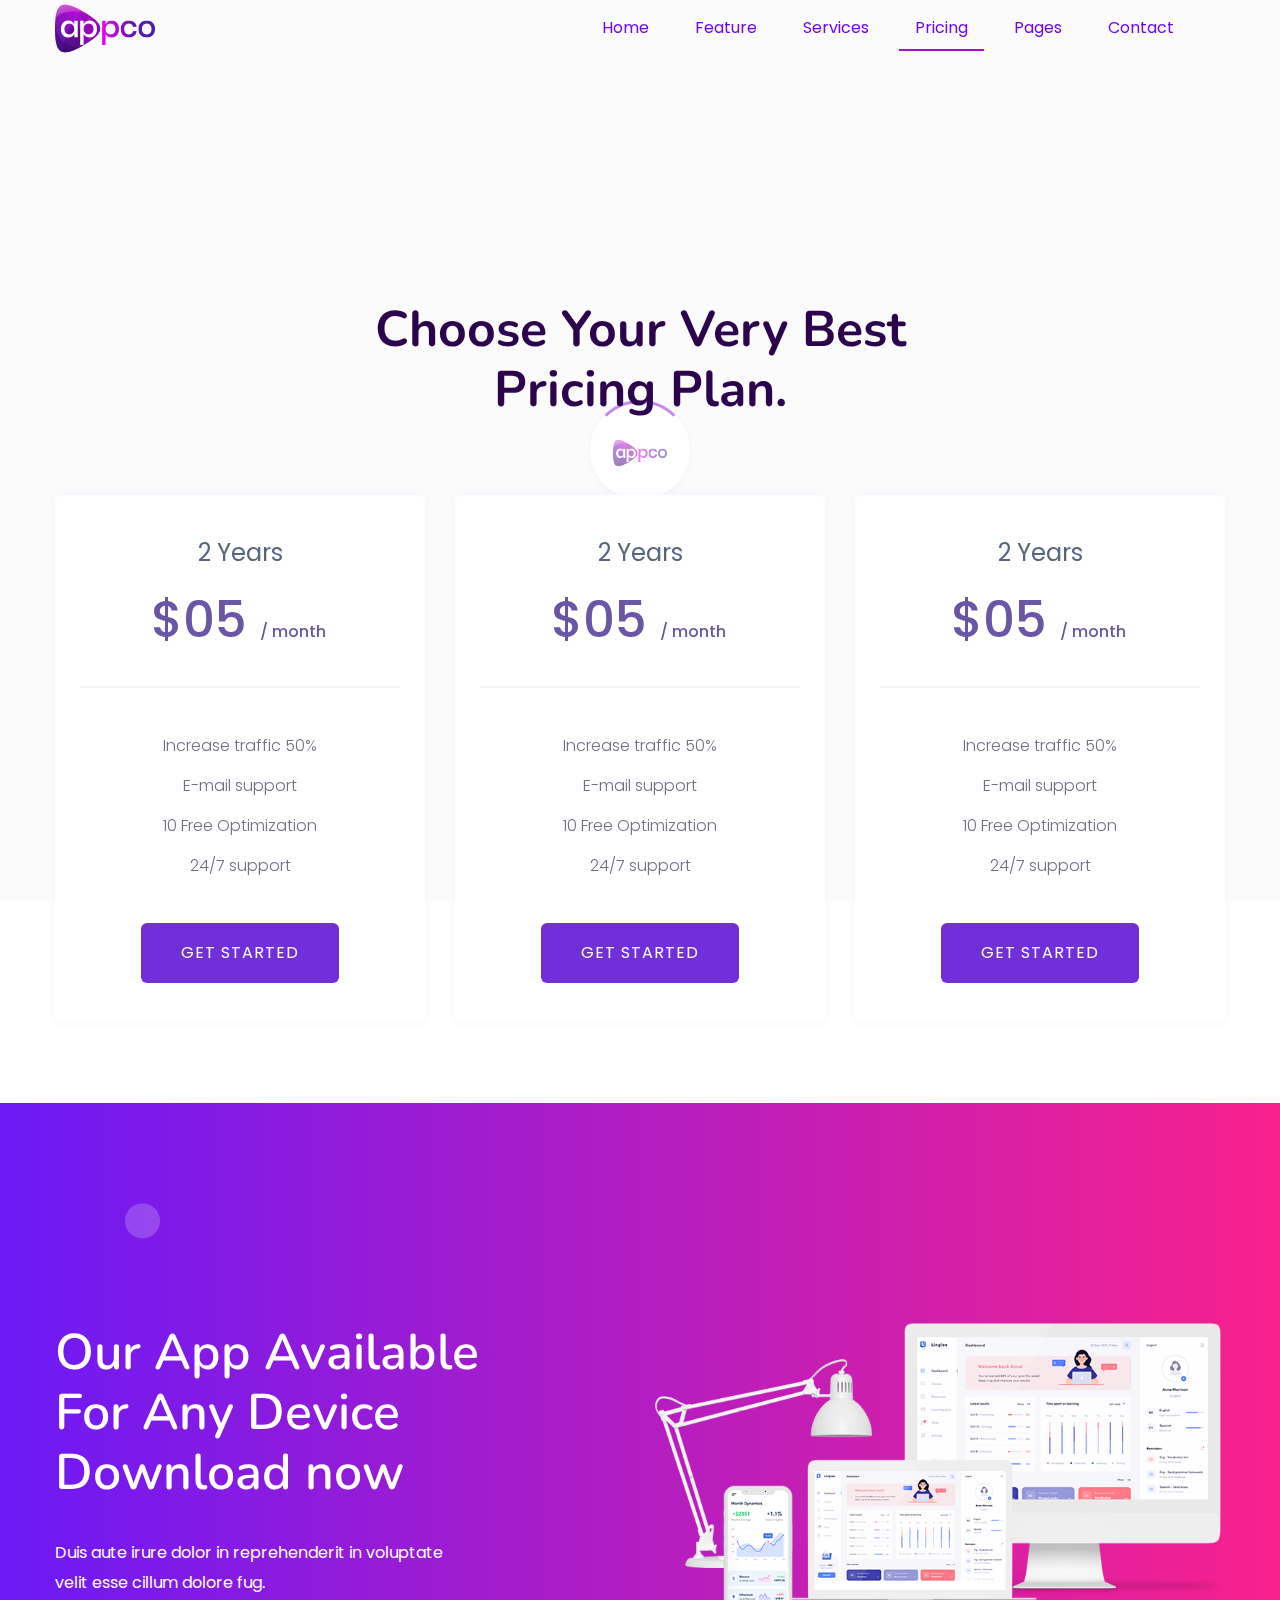
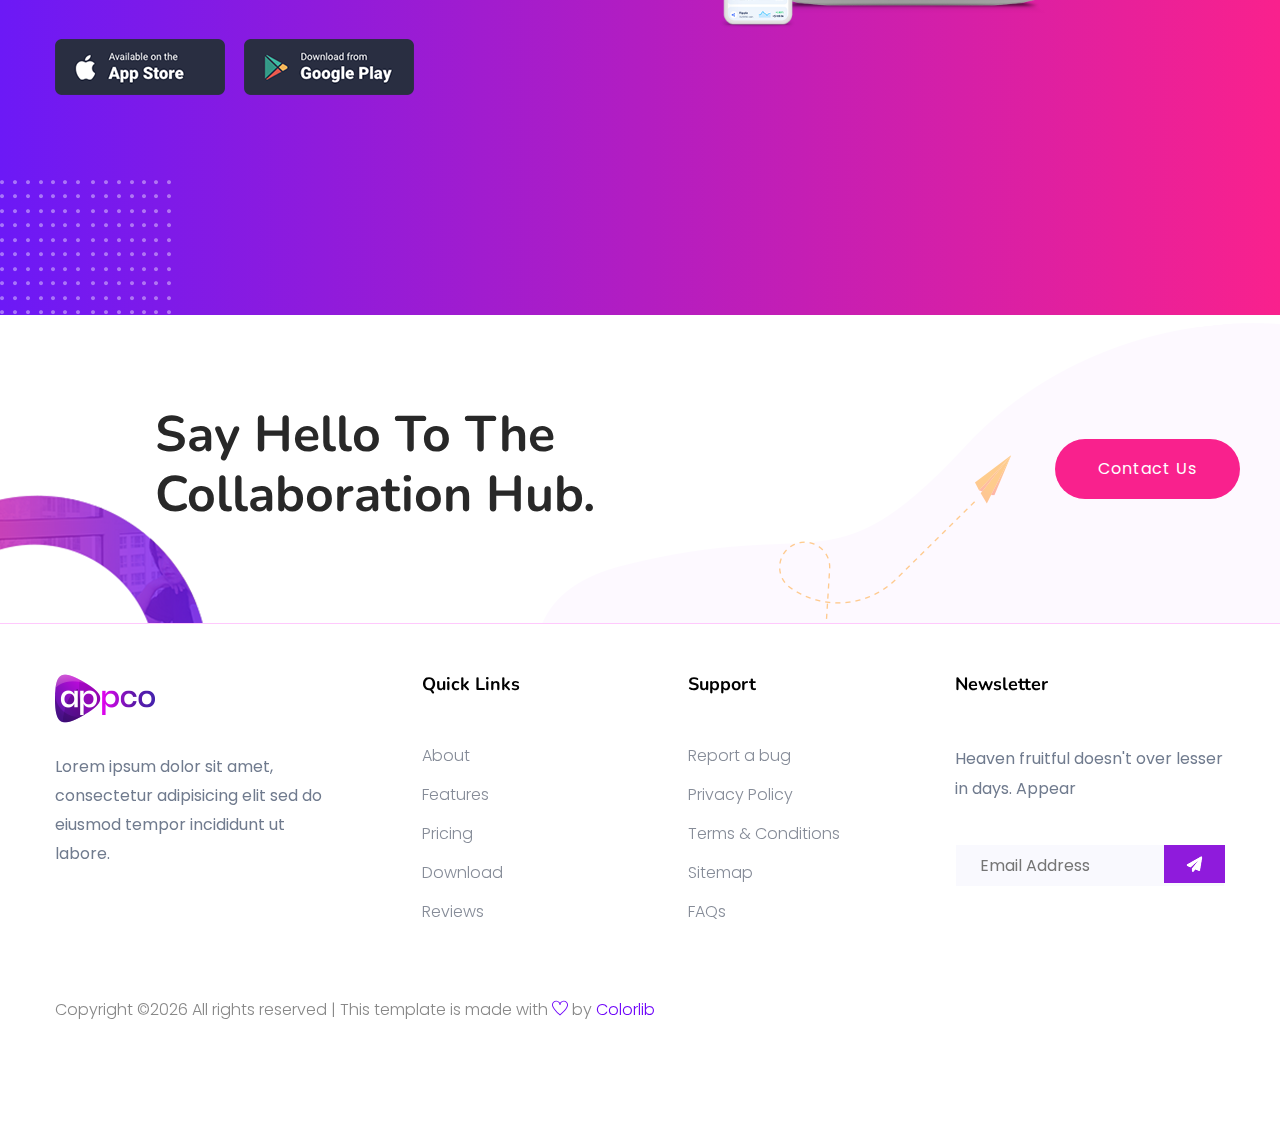
<file: pricing.html>
<!doctype html>
<html class="no-js" lang="zxx">
    <head>
        <meta charset="utf-8">
        <meta http-equiv="x-ua-compatible" content="ie=edge">
        <title>App Landing Template </title>
        <meta name="description" content="">
        <meta name="viewport" content="width=device-width, initial-scale=1">
        <link rel="manifest" href="site.webmanifest">
		<link rel="shortcut icon" type="image/x-icon" href="assets/img/favicon.ico">

		<!-- CSS here -->
            <link rel="stylesheet" href="assets/css/bootstrap.min.css">
            <link rel="stylesheet" href="assets/css/owl.carousel.min.css">
            <link rel="stylesheet" href="assets/css/flaticon.css">
            <link rel="stylesheet" href="assets/css/slicknav.css">
            <link rel="stylesheet" href="assets/css/animate.min.css">
            <link rel="stylesheet" href="assets/css/magnific-popup.css">
            <link rel="stylesheet" href="assets/css/fontawesome-all.min.css">
            <link rel="stylesheet" href="assets/css/themify-icons.css">
            <link rel="stylesheet" href="assets/css/slick.css">
            <link rel="stylesheet" href="assets/css/nice-select.css">
            <link rel="stylesheet" href="assets/css/style.css">
            <link rel="stylesheet" href="assets/css/responsive.css">
   </head>

   <body>
       
    <!-- Preloader Start -->
    <div id="preloader-active">
        <div class="preloader d-flex align-items-center justify-content-center">
            <div class="preloader-inner position-relative">
                <div class="preloader-circle"></div>
                <div class="preloader-img pere-text">
                    <img src="assets/img/logo/logo.png" alt="">
                </div>
            </div>
        </div>
    </div>
    <!-- Preloader Start -->

    <header>
        <!-- Header Start -->
       <div class="header-area header-transparrent ">
            <div class="main-header header-sticky">
                <div class="container">
                    <div class="row align-items-center">
                        <!-- Logo -->
                        <div class="col-xl-2 col-lg-2 col-md-2">
                            <div class="logo">
                                <a href="index.html"><img src="assets/img/logo/logo.png" alt=""></a>
                            </div>
                        </div>
                        <div class="col-xl-10 col-lg-10 col-md-10">
                            <!-- Main-menu -->
                            <div class="main-menu f-right d-none d-lg-block">
                                <nav>
                                    <ul id="navigation">    
                                        <li><a href="index.html"> Home</a></li>
                                        <li><a href="feature.html">Feature</a></li>
                                        <li><a href="services.html">Services</a></li>
                                        <li class="active"><a href="pricing.html">Pricing</a></li>
                                        <li><a href="#">Pages</a>
                                            <ul class="submenu">
                                                <li><a href="blog.html">Blog</a></li>
                                                <li><a href="single-blog.html">Blog Details</a></li>
                                                <li><a href="elements.html">Element</a></li>
                                            </ul>
                                        </li>
                                        <li><a href="contact.html">Contact</a></li>
                                    </ul>
                                </nav>
                            </div>
                        </div>
                        <!-- Mobile Menu -->
                        <div class="col-12">
                            <div class="mobile_menu d-block d-lg-none"></div>
                        </div>
                    </div>
                </div>
            </div>
       </div>
        <!-- Header End -->
    </header>

    <main>

        <!-- Best Pricing Start -->
        <section class="best-pricing best-pricing2 pricing-padding2">
            <div class="container">
                <!-- Section Tittle -->
                <div class="row d-flex justify-content-center">
                    <div class="col-lg-6 col-md-8">
                        <div class="section-tittle text-center">
                            <h2>Choose Your Very Best Pricing Plan.</h2>
                        </div>
                    </div>
                </div>
            </div>
        </section>
        <!-- Best Pricing End -->
        <!-- Pricing Card Start -->
        <div class="pricing-card-area">
            <div class="container">
                <div class="row">
                    <div class="col-xl-4 col-lg-4 col-md-6">
                        <div class="single-card text-center mb-30">
                            <div class="card-top">
                                <span>2 Years</span>
                                <h4>$05 <span>/ month</span></h4>
                            </div>
                            <div class="card-bottom">
                                <ul>
                                    <li>Increase traffic 50%</li>
                                    <li>E-mail support</li>
                                    <li>10 Free Optimization</li>
                                    <li>24/7  support</li>
                                </ul>
                                <a href="services.html" class="btn card-btn1">Get Started</a>
                            </div>
                        </div>
                    </div>
                    <div class="col-xl-4 col-lg-4 col-md-6">
                        <div class="single-card  text-center mb-30">
                            <div class="card-top">
                                <span>2 Years</span>
                                <h4>$05 <span>/ month</span></h4>
                            </div>
                            <div class="card-bottom">
                                <ul>
                                    <li>Increase traffic 50%</li>
                                    <li>E-mail support</li>
                                    <li>10 Free Optimization</li>
                                    <li>24/7  support</li>
                                </ul>
                                <a href="#" class="btn card-btn1">Get Started</a>
                            </div>
                        </div>
                    </div>
                    <div class="col-xl-4 col-lg-4 col-md-6">
                        <div class="single-card text-center mb-30">
                            <div class="card-top">
                                <span>2 Years</span>
                                <h4>$05 <span>/ month</span></h4>
                            </div>
                            <div class="card-bottom">
                                <ul>
                                    <li>Increase traffic 50%</li>
                                    <li>E-mail support</li>
                                    <li>10 Free Optimization</li>
                                    <li>24/7  support</li>
                                </ul>
                                <a href="#" class="btn card-btn1">Get Started</a>
                            </div>
                        </div>
                    </div>
                </div>
            </div>
        </div>
        <!-- Pricing Card End -->
        <!-- Available App  Start-->
        <div class="available-app-area mt-50">
            <div class="container">
                <div class="row d-flex justify-content-between">
                    <div class="col-xl-5 col-lg-6">
                        <div class="app-caption">
                            <div class="section-tittle section-tittle3">
                                <h2>Our App Available For Any Device Download now</h2>
                                <p>Duis aute irure dolor in reprehenderit in voluptate velit esse cillum dolore fug.</p>
                                <div class="app-btn">
                                    <a href="#" class="app-btn1"><img src="assets/img/shape/app_btn1.png" alt=""></a>
                                    <a href="#" class="app-btn2"><img src="assets/img/shape/app_btn2.png" alt=""></a>
                                </div>
                            </div>
                        </div>
                    </div>
                    <div class="col-xl-6 col-lg-6">
                        <div class="app-img">
                            <img src="assets/img/shape/available-app.png" alt="">
                        </div>
                    </div>
                </div>
            </div>
            <!-- Shape -->
            <div class="app-shape">
                <img src="assets/img/shape/app-shape-top.png" alt="" class="app-shape-top heartbeat d-none d-lg-block">
                <img src="assets/img/shape/app-shape-left.png" alt="" class="app-shape-left d-none d-xl-block">
                <!-- <img src="assets/img/shape/app-shape-right.png" alt="" class="app-shape-right bounce-animate "> -->
            </div>
        </div>
        <!-- Available App End-->

        <!-- Say Something Start -->
        <div class="say-something-aera pt-90 pb-90 fix">
            <div class="container">
                <div class="row justify-content-between align-items-center">
                    <div class="offset-xl-1 offset-lg-1 col-xl-5 col-lg-5">
                        <div class="say-something-cap">
                            <h2>Say Hello To The Collaboration Hub.</h2>
                        </div>
                    </div>
                    <div class="col-xl-2 col-lg-3">
                        <div class="say-btn">
                            <a href="#" class="btn radius-btn">Contact Us</a>
                        </div>
                    </div>
                </div>
            </div>
            <!-- shape -->
            <div class="say-shape">
                <img src="assets/img/shape/say-shape-left.png" alt="" class="say-shape1 rotateme d-none d-xl-block">
                <img src="assets/img/shape/say-shape-right.png" alt="" class="say-shape2 d-none d-lg-block">
            </div>
        </div>
        <!-- Say Something End -->
     
    </main>
   <footer>
       <!-- Footer Start-->
      <div class="footer-main">
        <div class="footer-area footer-padding">
            <div class="container">
                <div class="row  justify-content-between">
                    <div class="col-lg-3 col-md-4 col-sm-8">
                         <div class="single-footer-caption mb-30">
                              <!-- logo -->
                             <div class="footer-logo">
                                 <a href="index.html"><img src="assets/img/logo/logo2_footer.png" alt=""></a>
                             </div>
                             <div class="footer-tittle">
                                 <div class="footer-pera">
                                     <p class="info1">Lorem ipsum dolor sit amet, consectetur adipisicing elit sed do eiusmod tempor incididunt ut labore.</p>
                                </div>
                             </div>
                         </div>
                    </div>
                    <div class="col-lg-2 col-md-4 col-sm-5">
                        <div class="single-footer-caption mb-50">
                            <div class="footer-tittle">
                                <h4>Quick Links</h4>
                                <ul>
                                    <li><a href="#">About</a></li>
                                    <li><a href="#">Features</a></li>
                                    <li><a href="#">Pricing</a></li>
                                    <li><a href="#">Download</a></li>
                                    <li><a href="#">Reviews</a></li>
                                </ul>
                            </div>
                        </div>
                    </div>
                    <div class="col-lg-2 col-md-4 col-sm-7">
                        <div class="single-footer-caption mb-50">
                            <div class="footer-tittle">
                                <h4>Support</h4>
                                <ul>
                                    <li><a href="#">Report a bug</a></li>
                                    <li><a href="#">Privacy Policy</a></li>
                                    <li><a href="#">Terms & Conditions</a></li>
                                    <li><a href="#">Sitemap</a></li>
                                    <li><a href="#">FAQs</a></li>
                                </ul>
                            </div>
                        </div>
                    </div>
                    <div class="col-lg-3 col-md-6 col-sm-8">
                        <div class="single-footer-caption mb-50">
                            <div class="footer-tittle">
                                <h4>Newsletter</h4>
                                <div class="footer-pera footer-pera2">
                                 <p>Heaven fruitful doesn't over lesser in days. Appear </p>
                             </div>
                             <!-- Form -->
                             <div class="footer-form">
                                 <div id="mc_embed_signup">
                                     <form target="_blank" action="https://spondonit.us12.list-manage.com/subscribe/post?u=1462626880ade1ac87bd9c93a&amp;id=92a4423d01" method="get" class="subscribe_form relative mail_part" novalidate="true">
                                         <input type="email" name="EMAIL" id="newsletter-form-email" placeholder=" Email Address " class="placeholder hide-on-focus" onfocus="this.placeholder = ''" onblur="this.placeholder = ' Email Address '">
                                         <div class="form-icon">
                                             <button type="submit" name="submit" id="newsletter-submit" class="email_icon newsletter-submit button-contactForm"><img src="assets/img/shape/form_icon.png" alt=""></button>
                                         </div>
                                         <div class="mt-10 info"></div>
                                     </form>
                                 </div>
                             </div>
                            </div>
                        </div>
                    </div>
                </div>
                <!-- Copy-Right -->
                <div class="row align-items-center">
                    <div class="col-xl-12 ">
                        <div class="footer-copy-right">
                            <p><!-- Link back to Colorlib can't be removed. Template is licensed under CC BY 3.0. -->
  Copyright &copy;<script>document.write(new Date().getFullYear());</script> All rights reserved | This template is made with <i class="ti-heart" aria-hidden="true"></i> by <a href="https://colorlib.com" target="_blank">Colorlib</a>
  <!-- Link back to Colorlib can't be removed. Template is licensed under CC BY 3.0. --></p>
                        </div>
                    </div>
                </div>
            </div>
        </div>
      </div>
       <!-- Footer End-->
   </footer>
   
	<!-- JS here -->
	
		<!-- All JS Custom Plugins Link Here here -->
        <script src="./assets/js/vendor/modernizr-3.5.0.min.js"></script>
		
		<!-- Jquery, Popper, Bootstrap -->
		<script src="./assets/js/vendor/jquery-1.12.4.min.js"></script>
        <script src="./assets/js/popper.min.js"></script>
        <script src="./assets/js/bootstrap.min.js"></script>
	    <!-- Jquery Mobile Menu -->
        <script src="./assets/js/jquery.slicknav.min.js"></script>

		<!-- Jquery Slick , Owl-Carousel Plugins -->
        <script src="./assets/js/owl.carousel.min.js"></script>
        <script src="./assets/js/slick.min.js"></script>
        <!-- Date Picker -->
        <script src="./assets/js/gijgo.min.js"></script>
		<!-- One Page, Animated-HeadLin -->
        <script src="./assets/js/wow.min.js"></script>
		<script src="./assets/js/animated.headline.js"></script>
        <script src="./assets/js/jquery.magnific-popup.js"></script>

		<!-- Scrollup, nice-select, sticky -->
        <script src="./assets/js/jquery.scrollUp.min.js"></script>
        <script src="./assets/js/jquery.nice-select.min.js"></script>
		<script src="./assets/js/jquery.sticky.js"></script>
        
        <!-- contact js -->
        <script src="./assets/js/contact.js"></script>
        <script src="./assets/js/jquery.form.js"></script>
        <script src="./assets/js/jquery.validate.min.js"></script>
        <script src="./assets/js/mail-script.js"></script>
        <script src="./assets/js/jquery.ajaxchimp.min.js"></script>
        
		<!-- Jquery Plugins, main Jquery -->	
        <script src="./assets/js/plugins.js"></script>
        <script src="./assets/js/main.js"></script>
        
    </body>
</html>
</file>
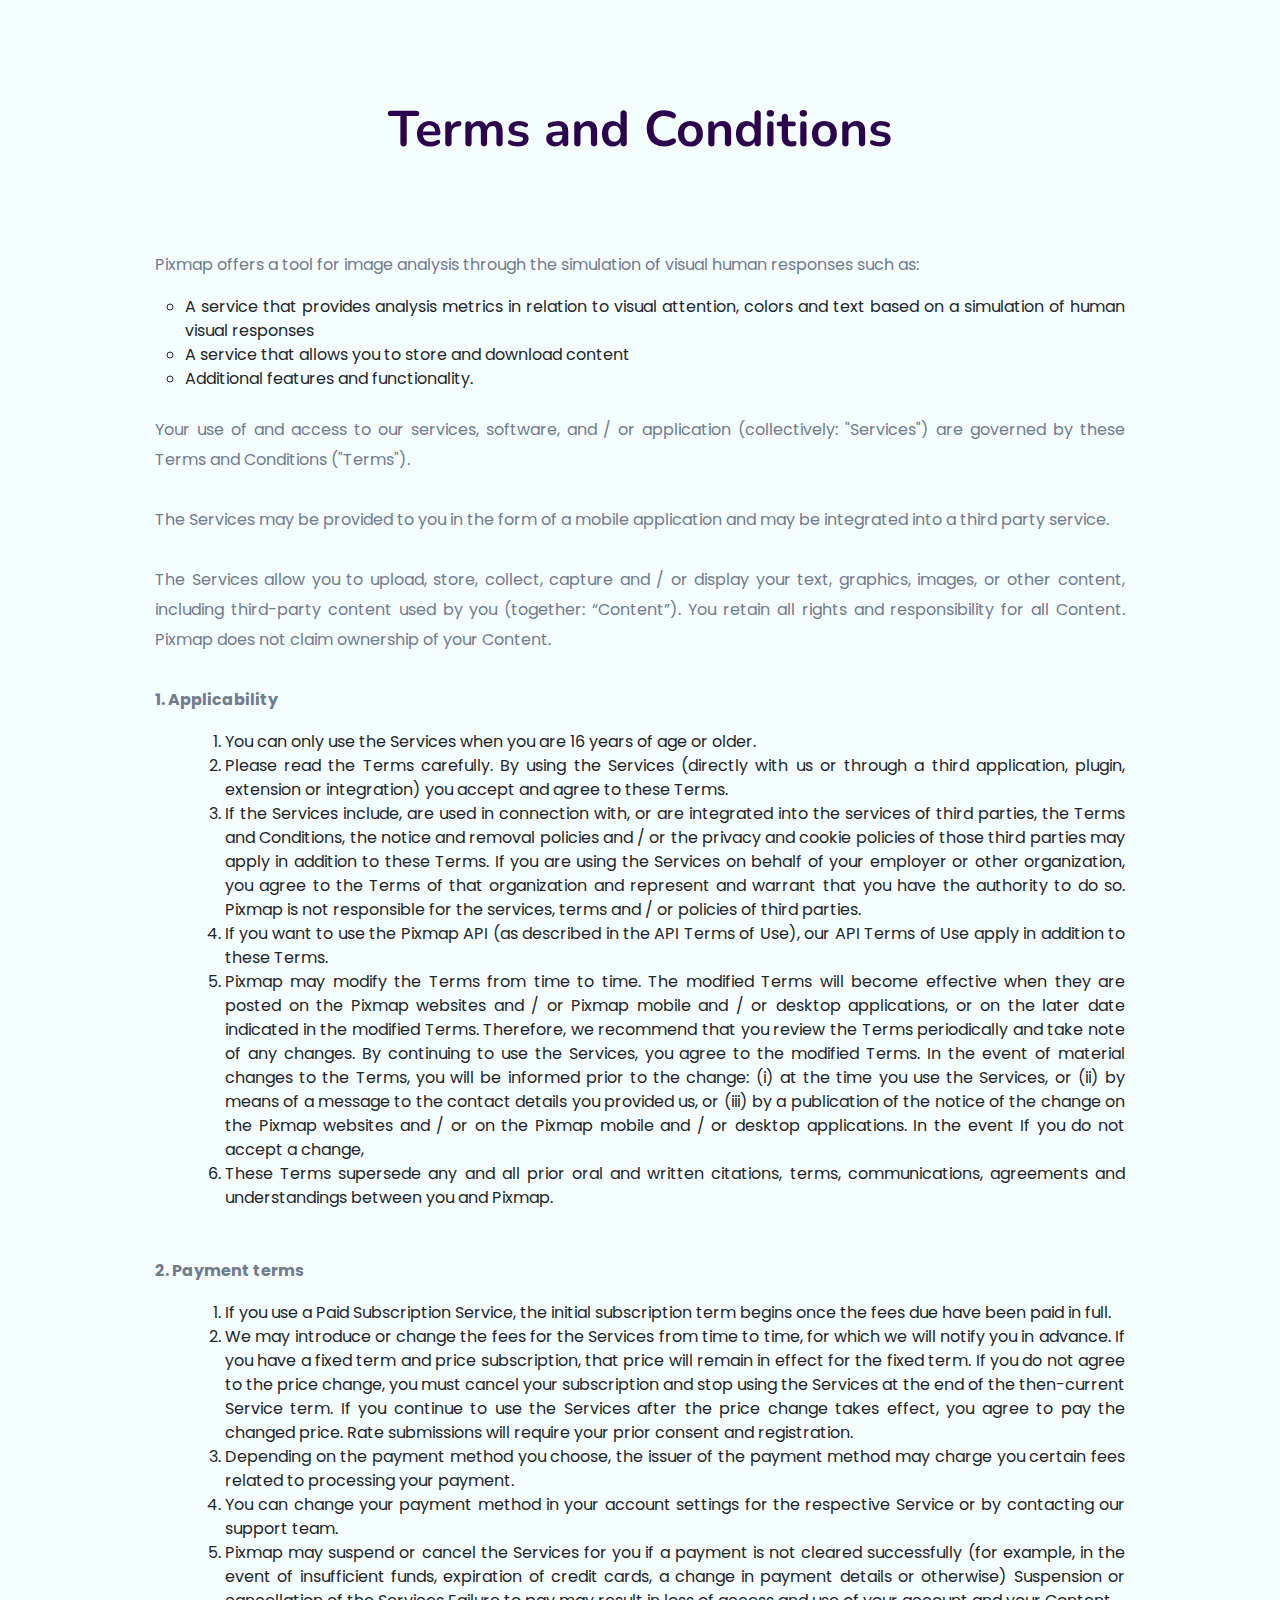
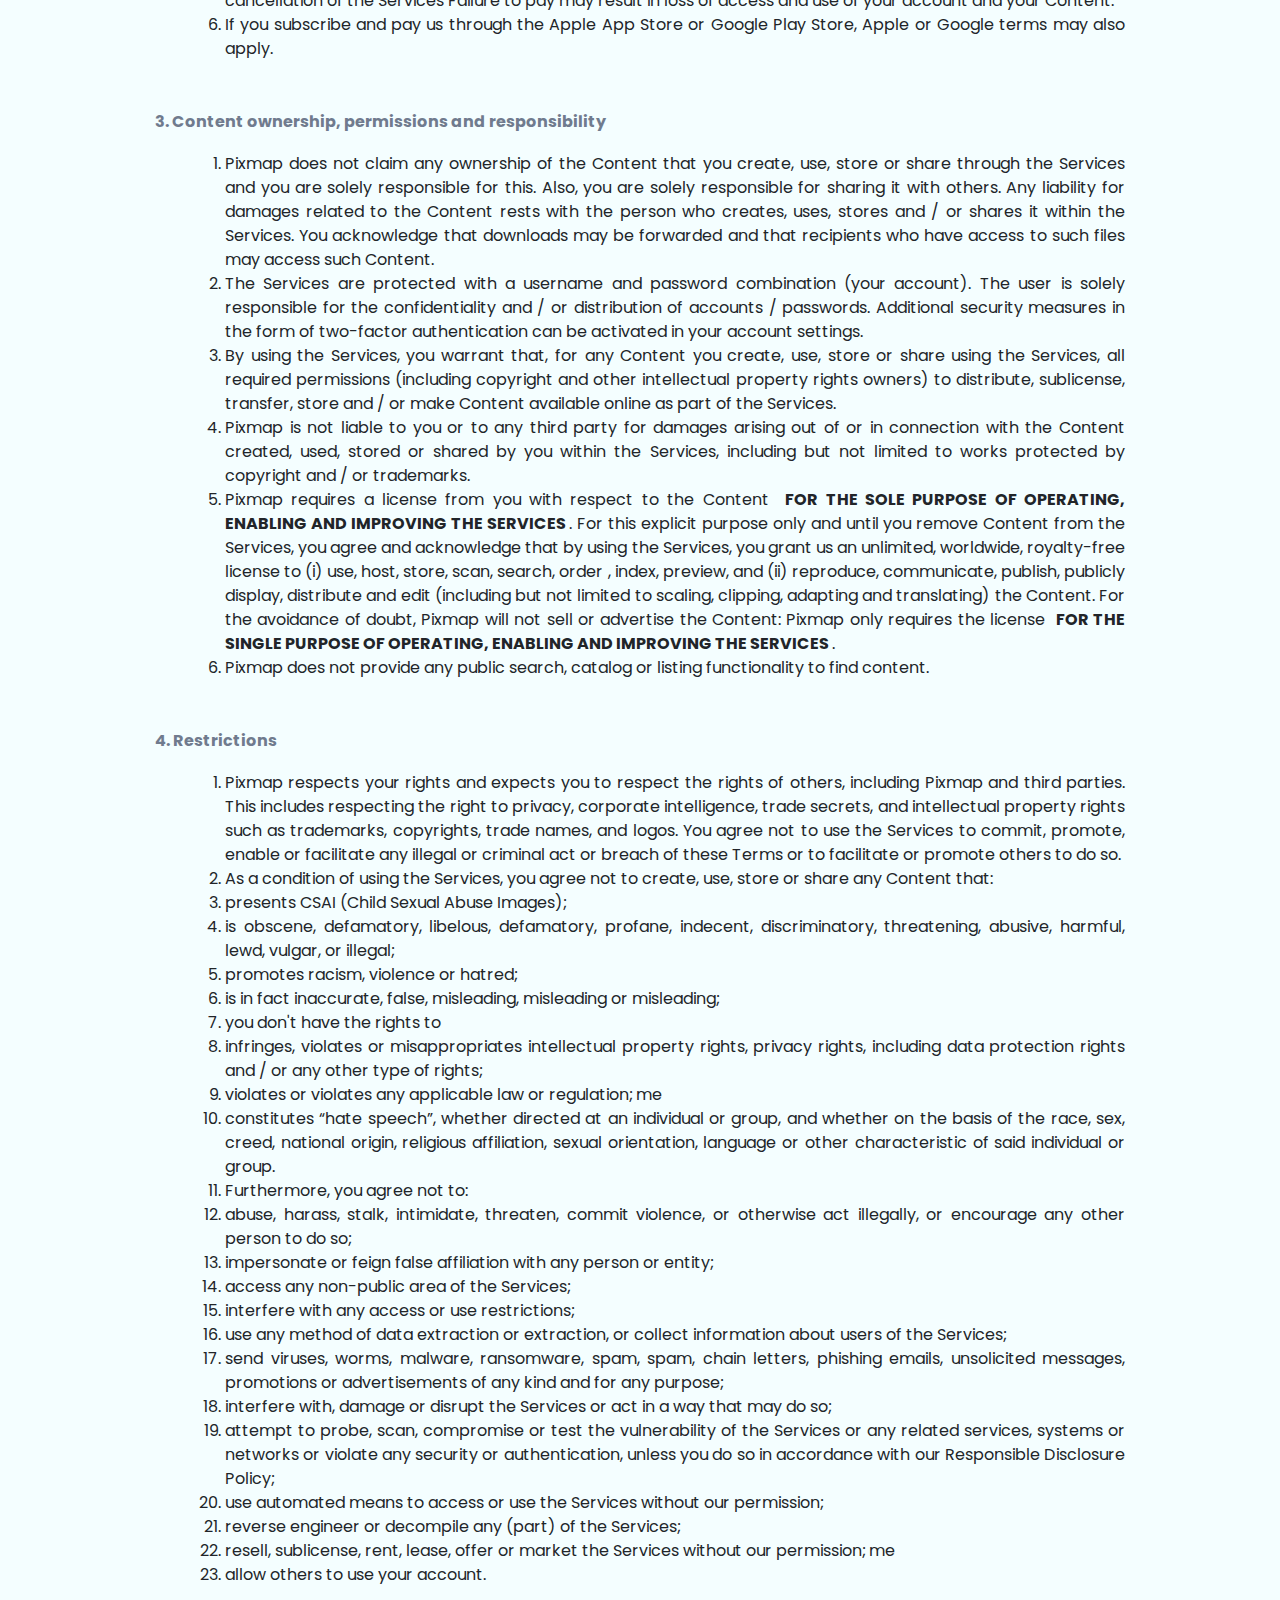
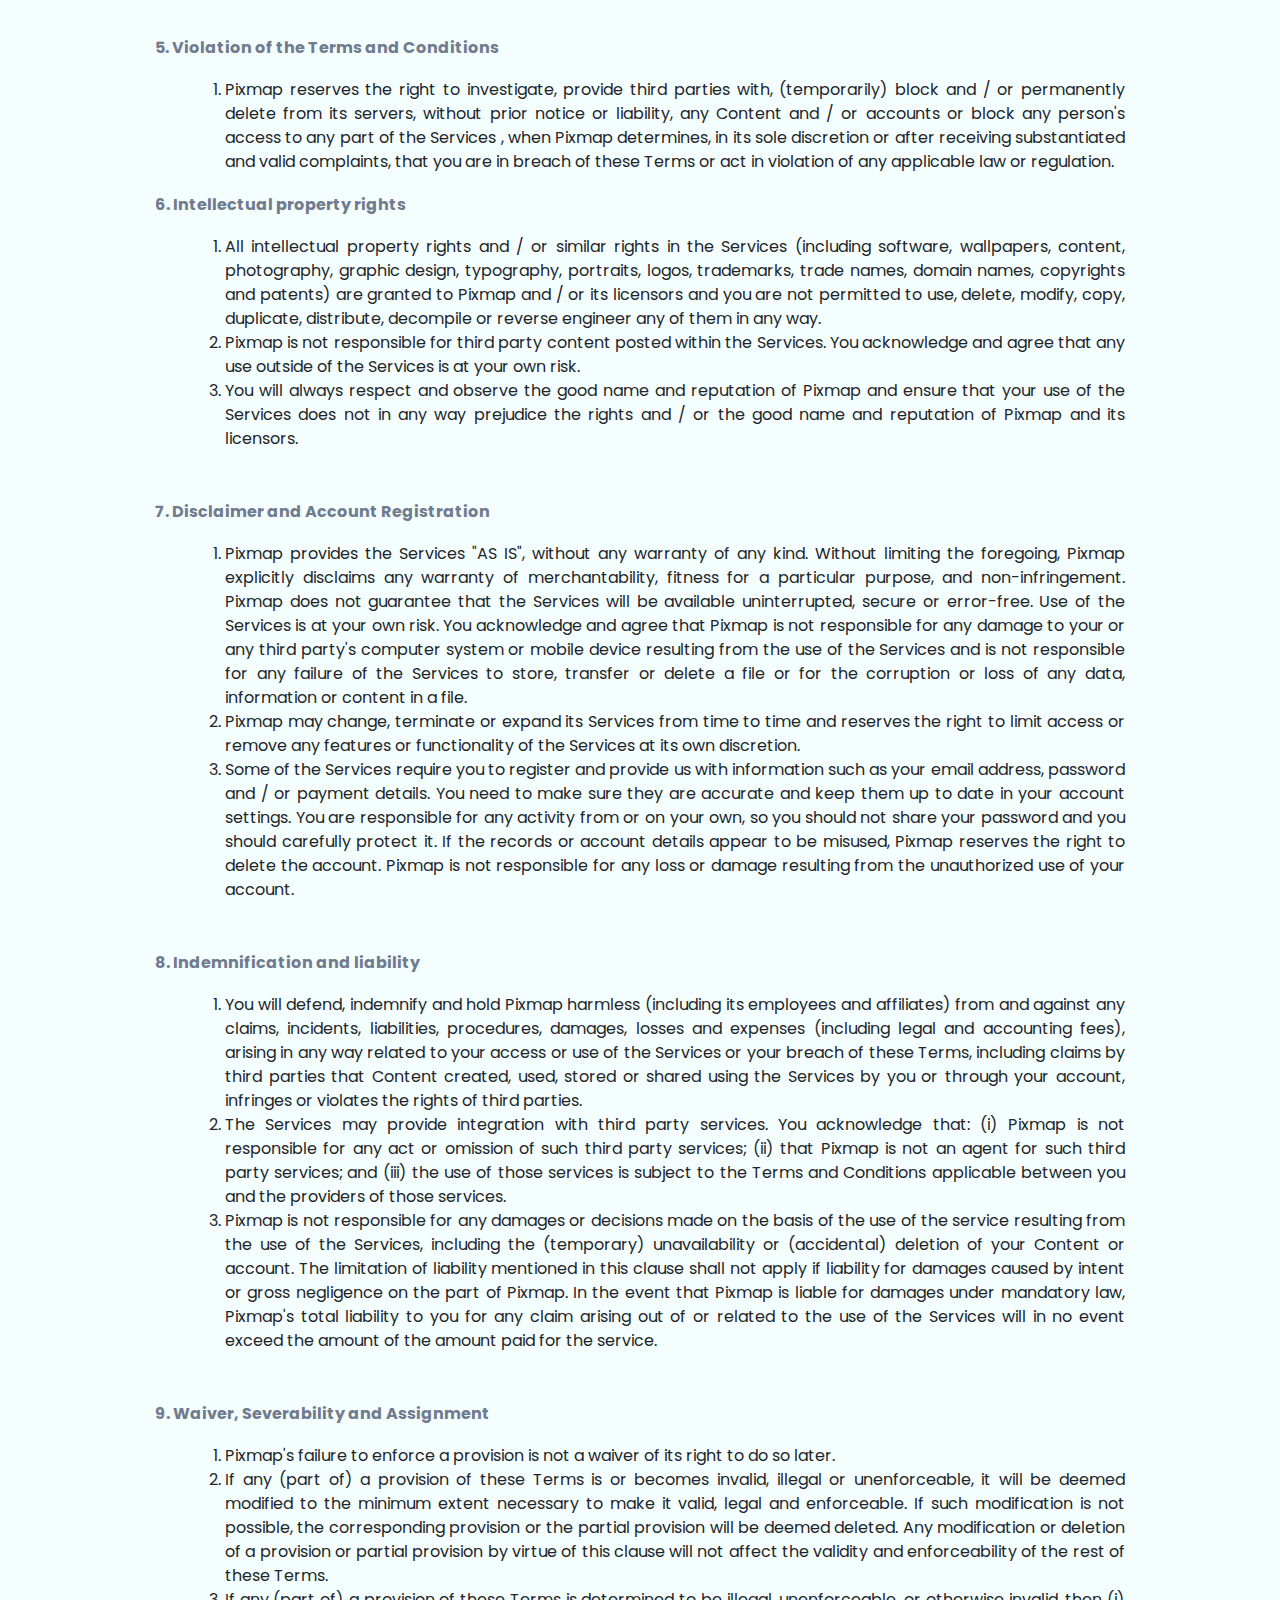
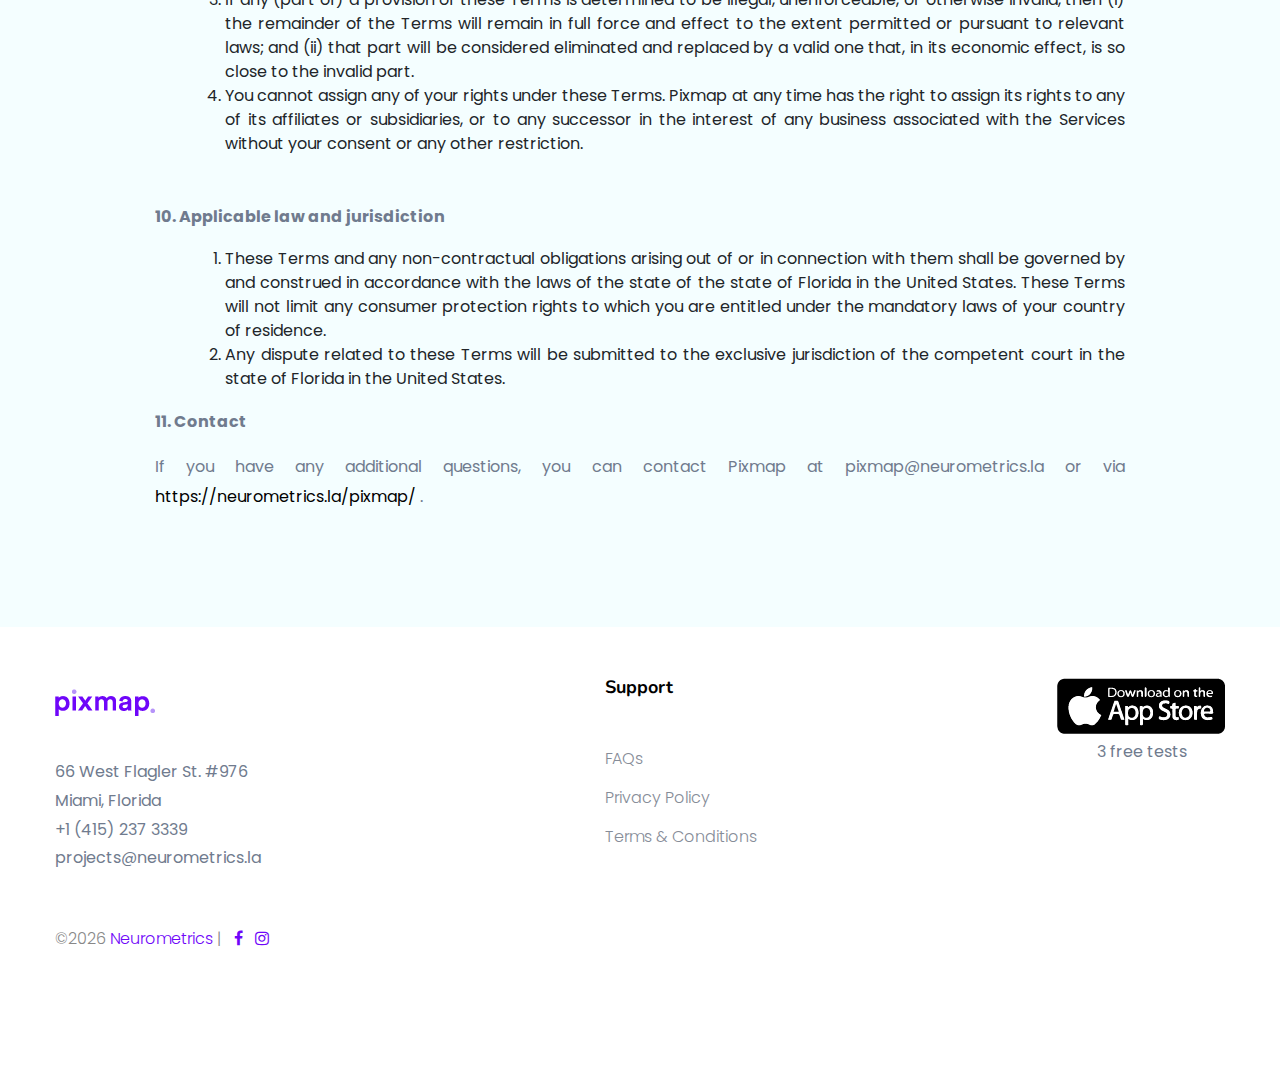
<file: terms_conditions.html>
<!doctype html>
<html class="no-js" lang="zxx">
    <head>
        <meta charset="utf-8">
        <meta http-equiv="x-ua-compatible" content="ie=edge">
        <title>Pixmap</title>
        <meta name="description" content="">
        <meta name="viewport" content="width=device-width, initial-scale=1">
        
        
        <meta property="og:site_name" content="Pixmap">
        <meta property="og:title" content="Mobile-Based Image Analytics">
        <meta property="og:image" content="https://pixmap.io/assets/img/gallery/pixmap_landing_3.png" >
        <meta property="og:image:width" content="1200">
        <meta property="og:image:height" content="630">
        <meta property="og:description" content="Upload and assess images in no time using machine learning algorithms trainded with real ocular patterns.">
        <meta property="og:url" content="https://pixmap.io">
        <meta name="twitter:card" content="summary_large_image">

        <link rel="manifest" href="site.webmanifest">
     
        <link rel="shortcut icon" type="image/x-icon" href="assets/img/logo/favicon_pixmap.png">
       
        
		<!-- CSS here -->
            <link rel="stylesheet" href="assets/css/bootstrap.min.css">         
            <link rel="stylesheet" href="assets/css/style.css">

        <style>
            li {                
                margin-left: 30px;
                list-style-type:decimal;
            }
            
        </style>
   </head>

   <body>       
        <main role="main">
            <section class="service-area sky-blue section-padding2">
                <div class="row d-flex justify-content-center">
                    <div class="col-lg-6">
                        <div class="section-tittle text-center">
                            <h2>Terms and Conditions</h2>
                        </div>
                    </div>
                </div>
                <div class="container" style="text-align: justify;">
                    <div class="row">
                        <div class="col-md-1"></div>
                        <div class="col-md-10">
                            <div class="content">
                                <p>
                                    <font style="vertical-align: inherit;">
                                        <font style="vertical-align: inherit;">Pixmap offers a tool for image analysis through
                                            the simulation of visual human responses such as:</font>
                                    </font>
                                </p>
                                <ul>
                                    <li style="list-style-type:circle;">
                                        <font style="vertical-align: inherit;">
                                            <font style="vertical-align: inherit;">A service that provides analysis metrics in
                                                relation to visual attention, colors and text based on a simulation of human
                                                visual responses</font>
                                        </font>
                                    </li>
                                    <li style="list-style-type: circle;">
                                        <font style="vertical-align: inherit;">
                                            <font style="vertical-align: inherit;">A service that allows you to store and
                                                download content</font>
                                        </font>
                                    </li>
                                    <li style="list-style-type: circle;">
                                        <font style="vertical-align: inherit;">
                                            <font style="vertical-align: inherit;">Additional features and functionality.</font>
                                        </font>
                                    </li>
                                </ul>
                                <br>
                                <p>
                                    <font style="vertical-align: inherit;">
                                        <font style="vertical-align: inherit;">Your use of and access to our services, software,
                                            and / or application (collectively: "Services") are governed by these Terms and
                                            Conditions ("Terms"). </font>
                                    </font><br><br>
                                    <font style="vertical-align: inherit;">
                                        <font style="vertical-align: inherit;">The Services may be provided to you in the form
                                            of a mobile application and may be integrated into a third party service. </font>
                                    </font><br><br>
                                    <font style="vertical-align: inherit;">
                                        <font style="vertical-align: inherit;">The Services allow you to upload, store, collect,
                                            capture and / or display your text, graphics, images, or other content, including
                                            third-party content used by you (together: “Content”). </font>
                                        <font style="vertical-align: inherit;">You retain all rights and responsibility for all
                                            Content. </font>
                                        <font style="vertical-align: inherit;">Pixmap does not claim ownership of your Content.
                                        </font>
                                    </font><br><br><strong>
                                        <font style="vertical-align: inherit;">
                                            <font style="vertical-align: inherit;">1. Applicability</font>
                                        </font>
                                    </strong>
                                </p>
                                <ol type="1">
                                    <li>
                                        <font style="vertical-align: inherit;">
                                            <font style="vertical-align: inherit;">You can only use the Services when you are 16
                                                years of age or older.</font>
                                        </font>
                                    </li>
                                    <li>
                                        <font style="vertical-align: inherit;">
                                            <font style="vertical-align: inherit;">Please read the Terms carefully. </font>
                                            <font style="vertical-align: inherit;">By using the Services (directly with us or
                                                through a third application, plugin, extension or integration) you accept and
                                                agree to these Terms.</font>
                                        </font>
                                    </li>
                                    <li>
                                        <font style="vertical-align: inherit;">
                                            <font style="vertical-align: inherit;">If the Services include, are used in
                                                connection with, or are integrated into the services of third parties, the Terms
                                                and Conditions, the notice and removal policies and / or the privacy and cookie
                                                policies of those third parties may apply in addition to these Terms. </font>
                                            <font style="vertical-align: inherit;">If you are using the Services on behalf of
                                                your employer or other organization, you agree to the Terms of that organization
                                                and represent and warrant that you have the authority to do so. </font>
                                            <font style="vertical-align: inherit;">Pixmap is not responsible for the services,
                                                terms and / or policies of third parties.</font>
                                        </font>
                                    </li>
                                    <li>
                                        <font style="vertical-align: inherit;">
                                            <font style="vertical-align: inherit;">If you want to use the Pixmap API (as
                                                described in the API Terms of Use), our API Terms of Use apply in addition to
                                                these Terms.&nbsp;&nbsp;</font>
                                        </font>
                                    </li>
                                    <li>
                                        <font style="vertical-align: inherit;">
                                            <font style="vertical-align: inherit;">Pixmap may modify the Terms from time to
                                                time. </font>
                                            <font style="vertical-align: inherit;">The modified Terms will become effective when
                                                they are posted on the Pixmap websites and / or Pixmap mobile and / or desktop
                                                applications, or on the later date indicated in the modified Terms. </font>
                                            <font style="vertical-align: inherit;">Therefore, we recommend that you review the
                                                Terms periodically and take note of any changes. </font>
                                            <font style="vertical-align: inherit;">By continuing to use the Services, you agree
                                                to the modified Terms. </font>
                                            <font style="vertical-align: inherit;">In the event of material changes to the
                                                Terms, you will be informed prior to the change: (i) at the time you use the
                                                Services, or (ii) by means of a message to the contact details you provided us,
                                                or (iii) by a publication of the notice of the change on the Pixmap websites and
                                                / or on the Pixmap mobile and / or desktop applications. </font>
                                            <font style="vertical-align: inherit;">In the event If you do not accept a change,
                                            </font>
                                        </font>
                                    </li>
                                    <li>
                                        <font style="vertical-align: inherit;">
                                            <font style="vertical-align: inherit;">These Terms supersede any and all prior oral
                                                and written citations, terms, communications, agreements and understandings
                                                between you and Pixmap.</font>
                                        </font>
                                    </li>
                                </ol>
                                <p><br><strong>
                                        <font style="vertical-align: inherit;">
                                            <font style="vertical-align: inherit;">2. Payment terms</font>
                                        </font>
                                    </strong></p>
                                <ol type="1">
                                    <li>
                                        <font style="vertical-align: inherit;">
                                            <font style="vertical-align: inherit;">If you use a Paid Subscription Service, the
                                                initial subscription term begins once the fees due have been paid in full.
                                            </font>
                                        </font>
                                    </li>
                                    <li>
                                        <font style="vertical-align: inherit;">
                                            <font style="vertical-align: inherit;">We may introduce or change the fees for the
                                                Services from time to time, for which we will notify you in advance. </font>
                                            <font style="vertical-align: inherit;">If you have a fixed term and price
                                                subscription, that price will remain in effect for the fixed term. </font>
                                            <font style="vertical-align: inherit;">If you do not agree to the price change, you
                                                must cancel your subscription and stop using the Services at the end of the
                                                then-current Service term. </font>
                                            <font style="vertical-align: inherit;">If you continue to use the Services after the
                                                price change takes effect, you agree to pay the changed price. </font>
                                            <font style="vertical-align: inherit;">Rate submissions will require your prior
                                                consent and registration.</font>
                                        </font>
                                    </li>
                                    <li>
                                        <font style="vertical-align: inherit;">
                                            <font style="vertical-align: inherit;">Depending on the payment method you choose,
                                                the issuer of the payment method may charge you certain fees related to
                                                processing your payment.</font>
                                        </font>
                                    </li>
                                    <li>
                                        <font style="vertical-align: inherit;">
                                            <font style="vertical-align: inherit;">You can change your payment method in your
                                                account settings for the respective Service or by contacting our support team.
                                            </font>
                                        </font>
                                    </li>
                                    <li>
                                        <font style="vertical-align: inherit;">
                                            <font style="vertical-align: inherit;">Pixmap may suspend or cancel the Services for
                                                you if a payment is not cleared successfully (for example, in the event of
                                                insufficient funds, expiration of credit cards, a change in payment details or
                                                otherwise) Suspension or cancellation of the Services Failure to pay may result
                                                in loss of access and use of your account and your Content.</font>
                                        </font>
                                    </li>
                                    <li>
                                        <font style="vertical-align: inherit;">
                                            <font style="vertical-align: inherit;">If you subscribe and pay us through the Apple
                                                App Store or Google Play Store, Apple or Google terms may also apply.</font>
                                        </font>
                                    </li>
                                </ol>
                                <p><br><strong>
                                        <font style="vertical-align: inherit;">
                                            <font style="vertical-align: inherit;">3. Content ownership, permissions and
                                                responsibility</font>
                                        </font>
                                    </strong></p>
                                <ol type="1">
                                    <li>
                                        <font style="vertical-align: inherit;">
                                            <font style="vertical-align: inherit;">Pixmap does not claim any ownership of the
                                                Content that you create, use, store or share through the Services and you are
                                                solely responsible for this. </font>
                                            <font style="vertical-align: inherit;">Also, you are solely responsible for sharing
                                                it with others. </font>
                                            <font style="vertical-align: inherit;">Any liability for damages related to the
                                                Content rests with the person who creates, uses, stores and / or shares it
                                                within the Services. </font>
                                            <font style="vertical-align: inherit;">You acknowledge that downloads may be
                                                forwarded and that recipients who have access to such files may access such
                                                Content.</font>
                                        </font>
                                    </li>
                                    <li>
                                        <font style="vertical-align: inherit;">
                                            <font style="vertical-align: inherit;">The Services are protected with a username
                                                and password combination (your account). </font>
                                            <font style="vertical-align: inherit;">The user is solely responsible for the
                                                confidentiality and / or distribution of accounts / passwords. </font>
                                            <font style="vertical-align: inherit;">Additional security measures in the form of
                                                two-factor authentication can be activated in your account settings.</font>
                                        </font>
                                    </li>
                                    <li>
                                        <font style="vertical-align: inherit;">
                                            <font style="vertical-align: inherit;">By using the Services, you warrant that, for
                                                any Content you create, use, store or share using the Services, all required
                                                permissions (including copyright and other intellectual property rights owners)
                                                to distribute, sublicense, transfer, store and / or make Content available
                                                online as part of the Services.</font>
                                        </font>
                                    </li>
                                    <li>
                                        <font style="vertical-align: inherit;">
                                            <font style="vertical-align: inherit;">Pixmap is not liable to you or to any third
                                                party for damages arising out of or in connection with the Content created,
                                                used, stored or shared by you within the Services, including but not limited to
                                                works protected by copyright and / or trademarks.</font>
                                        </font>
                                    </li>
                                    <li>
                                        <font style="vertical-align: inherit;">
                                            <font style="vertical-align: inherit;">Pixmap requires a license from you with
                                                respect to the Content&nbsp; </font>
                                        </font><strong>
                                            <font style="vertical-align: inherit;">
                                                <font style="vertical-align: inherit;">FOR THE SOLE PURPOSE OF OPERATING,
                                                    ENABLING AND IMPROVING THE SERVICES</font>
                                            </font>
                                        </strong>
                                        <font style="vertical-align: inherit;">
                                            <font style="vertical-align: inherit;"> . </font>
                                            <font style="vertical-align: inherit;">For this explicit purpose only and until you
                                                remove Content from the Services, you agree and acknowledge that by using the
                                                Services, you grant us an unlimited, worldwide, royalty-free license to (i) use,
                                                host, store, scan, search, order , index, preview, and (ii) reproduce,
                                                communicate, publish, publicly display, distribute and edit (including but not
                                                limited to scaling, clipping, adapting and translating) the Content. </font>
                                            <font style="vertical-align: inherit;">For the avoidance of doubt, Pixmap will not
                                                sell or advertise the Content: Pixmap only requires the license&nbsp; </font>
                                        </font><strong>
                                            <font style="vertical-align: inherit;">
                                                <font style="vertical-align: inherit;">FOR THE SINGLE PURPOSE OF OPERATING,
                                                    ENABLING AND IMPROVING THE SERVICES</font>
                                            </font>
                                        </strong>
                                        <font style="vertical-align: inherit;">
                                            <font style="vertical-align: inherit;"> .</font>
                                        </font>
                                    </li>
                                    <li>
                                        <font style="vertical-align: inherit;">
                                            <font style="vertical-align: inherit;">Pixmap does not provide any public search,
                                                catalog or listing functionality to find content.</font>
                                        </font>
                                    </li>
                                </ol>
                                <p><br><strong>
                                        <font style="vertical-align: inherit;">
                                            <font style="vertical-align: inherit;">4. Restrictions</font>
                                        </font>
                                    </strong></p>
                                <ol type="1">
                                    <li>
                                        <font style="vertical-align: inherit;">
                                            <font style="vertical-align: inherit;">Pixmap respects your rights and expects you
                                                to respect the rights of others, including Pixmap and third parties. </font>
                                            <font style="vertical-align: inherit;">This includes respecting the right to
                                                privacy, corporate intelligence, trade secrets, and intellectual property rights
                                                such as trademarks, copyrights, trade names, and logos. </font>
                                            <font style="vertical-align: inherit;">You agree not to use the Services to commit,
                                                promote, enable or facilitate any illegal or criminal act or breach of these
                                                Terms or to facilitate or promote others to do so.</font>
                                        </font>
                                    </li>
                                    <li>
                                        <font style="vertical-align: inherit;">
                                            <font style="vertical-align: inherit;">As a condition of using the Services, you
                                                agree not to create, use, store or share any Content that:</font>
                                        </font>
                                    </li>
                                    <li>
                                        <font style="vertical-align: inherit;">
                                            <font style="vertical-align: inherit;">presents CSAI (Child Sexual Abuse Images);
                                            </font>
                                        </font>
                                    </li>
                                    <li>
                                        <font style="vertical-align: inherit;">
                                            <font style="vertical-align: inherit;">is obscene, defamatory, libelous, defamatory,
                                                profane, indecent, discriminatory, threatening, abusive, harmful, lewd, vulgar,
                                                or illegal;</font>
                                        </font>
                                    </li>
                                    <li>
                                        <font style="vertical-align: inherit;">
                                            <font style="vertical-align: inherit;">promotes racism, violence or hatred;</font>
                                        </font>
                                    </li>
                                    <li>
                                        <font style="vertical-align: inherit;">
                                            <font style="vertical-align: inherit;">is in fact inaccurate, false, misleading,
                                                misleading or misleading;</font>
                                        </font>
                                    </li>
                                    <li>
                                        <font style="vertical-align: inherit;">
                                            <font style="vertical-align: inherit;">you don't have the rights to</font>
                                        </font>
                                    </li>
                                    <li>
                                        <font style="vertical-align: inherit;">
                                            <font style="vertical-align: inherit;">infringes, violates or misappropriates
                                                intellectual property rights, privacy rights, including data protection rights
                                                and / or any other type of rights;</font>
                                        </font>
                                    </li>
                                    <li>
                                        <font style="vertical-align: inherit;">
                                            <font style="vertical-align: inherit;">violates or violates any applicable law or
                                                regulation; </font>
                                            <font style="vertical-align: inherit;">me</font>
                                        </font>
                                    </li>
                                    <li>
                                        <font style="vertical-align: inherit;">
                                            <font style="vertical-align: inherit;">constitutes “hate speech”, whether directed
                                                at an individual or group, and whether on the basis of the race, sex, creed,
                                                national origin, religious affiliation, sexual orientation, language or other
                                                characteristic of said individual or group.</font>
                                        </font>
                                    </li>
                                    <li>
                                        <font style="vertical-align: inherit;">
                                            <font style="vertical-align: inherit;">Furthermore, you agree not to:</font>
                                        </font>
                                    </li>
                                    <li>
                                        <font style="vertical-align: inherit;">
                                            <font style="vertical-align: inherit;">abuse, harass, stalk, intimidate, threaten,
                                                commit violence, or otherwise act illegally, or encourage any other person to do
                                                so;</font>
                                        </font>
                                    </li>
                                    <li>
                                        <font style="vertical-align: inherit;">
                                            <font style="vertical-align: inherit;">impersonate or feign false affiliation with
                                                any person or entity;</font>
                                        </font>
                                    </li>
                                    <li>
                                        <font style="vertical-align: inherit;">
                                            <font style="vertical-align: inherit;">access any non-public area of ​​the Services;
                                            </font>
                                        </font>
                                    </li>
                                    <li>
                                        <font style="vertical-align: inherit;">
                                            <font style="vertical-align: inherit;">interfere with any access or use
                                                restrictions;</font>
                                        </font>
                                    </li>
                                    <li>
                                        <font style="vertical-align: inherit;">
                                            <font style="vertical-align: inherit;">use any method of data extraction or
                                                extraction, or collect information about users of the Services;</font>
                                        </font>
                                    </li>
                                    <li>
                                        <font style="vertical-align: inherit;">
                                            <font style="vertical-align: inherit;">send viruses, worms, malware, ransomware,
                                                spam, spam, chain letters, phishing emails, unsolicited messages, promotions or
                                                advertisements of any kind and for any purpose;</font>
                                        </font>
                                    </li>
                                    <li>
                                        <font style="vertical-align: inherit;">
                                            <font style="vertical-align: inherit;">interfere with, damage or disrupt the
                                                Services or act in a way that may do so;</font>
                                        </font>
                                    </li>
                                    <li>
                                        <font style="vertical-align: inherit;">
                                            <font style="vertical-align: inherit;">attempt to probe, scan, compromise or test
                                                the vulnerability of the Services or any related services, systems or networks
                                                or violate any security or authentication, unless you do so in accordance with
                                                our Responsible Disclosure Policy;</font>
                                        </font>
                                    </li>
                                    <li>
                                        <font style="vertical-align: inherit;">
                                            <font style="vertical-align: inherit;">use automated means to access or use the
                                                Services without our permission;</font>
                                        </font>
                                    </li>
                                    <li>
                                        <font style="vertical-align: inherit;">
                                            <font style="vertical-align: inherit;">reverse engineer or decompile any (part) of
                                                the Services;</font>
                                        </font>
                                    </li>
                                    <li>
                                        <font style="vertical-align: inherit;">
                                            <font style="vertical-align: inherit;">resell, sublicense, rent, lease, offer or
                                                market the Services without our permission; </font>
                                            <font style="vertical-align: inherit;">me</font>
                                        </font>
                                    </li>
                                    <li>
                                        <font style="vertical-align: inherit;">
                                            <font style="vertical-align: inherit;">allow others to use your account.</font>
                                        </font>
                                    </li>
                                </ol>
                                <p><br><strong>
                                        <font style="vertical-align: inherit;">
                                            <font style="vertical-align: inherit;">5. Violation of the Terms and Conditions
                                            </font>
                                        </font>
                                    </strong></p>
                                <ol type="1">
                                    <li>
                                        <font style="vertical-align: inherit;">
                                            <font style="vertical-align: inherit;">Pixmap reserves the right to investigate,
                                                provide third parties with, (temporarily) block and / or permanently delete from
                                                its servers, without prior notice or liability, any Content and / or accounts or
                                                block any person's access to any part of the Services , when Pixmap determines,
                                                in its sole discretion or after receiving substantiated and valid complaints,
                                                that you are in breach of these Terms or act in violation of any applicable law
                                                or regulation.&nbsp;</font>
                                        </font>
                                    </li>
                                </ol>
                                <p><strong>
                                        <font style="vertical-align: inherit;">
                                            <font style="vertical-align: inherit;">6. Intellectual property rights</font>
                                        </font>
                                    </strong></p>
                                <ol type="1">
                                    <li>
                                        <font style="vertical-align: inherit;">
                                            <font style="vertical-align: inherit;">All intellectual property rights and / or
                                                similar rights in the Services (including software, wallpapers, content,
                                                photography, graphic design, typography, portraits, logos, trademarks, trade
                                                names, domain names, copyrights and patents) are granted to Pixmap and / or its
                                                licensors and you are not permitted to use, delete, modify, copy, duplicate,
                                                distribute, decompile or reverse engineer any of them in any way.</font>
                                        </font>
                                    </li>
                                    <li>
                                        <font style="vertical-align: inherit;">
                                            <font style="vertical-align: inherit;">Pixmap is not responsible for third party
                                                content posted within the Services. </font>
                                            <font style="vertical-align: inherit;">You acknowledge and agree that any use
                                                outside of the Services is at your own risk.</font>
                                        </font>
                                    </li>
                                    <li>
                                        <font style="vertical-align: inherit;">
                                            <font style="vertical-align: inherit;">You will always respect and observe the good
                                                name and reputation of Pixmap and ensure that your use of the Services does not
                                                in any way prejudice the rights and / or the good name and reputation of Pixmap
                                                and its licensors.</font>
                                        </font>
                                    </li>
                                </ol>
                                <p><br><strong>
                                        <font style="vertical-align: inherit;">
                                            <font style="vertical-align: inherit;">7. Disclaimer and Account Registration</font>
                                        </font>
                                    </strong></p>
                                <ol type="1">
                                    <li>
                                        <font style="vertical-align: inherit;">
                                            <font style="vertical-align: inherit;">Pixmap provides the Services "AS IS", without
                                                any warranty of any kind. </font>
                                            <font style="vertical-align: inherit;">Without limiting the foregoing, Pixmap
                                                explicitly disclaims any warranty of merchantability, fitness for a particular
                                                purpose, and non-infringement. </font>
                                            <font style="vertical-align: inherit;">Pixmap does not guarantee that the Services
                                                will be available uninterrupted, secure or error-free. </font>
                                            <font style="vertical-align: inherit;">Use of the Services is at your own risk.
                                            </font>
                                            <font style="vertical-align: inherit;">You acknowledge and agree that Pixmap is not
                                                responsible for any damage to your or any third party's computer system or
                                                mobile device resulting from the use of the Services and is not responsible for
                                                any failure of the Services to store, transfer or delete a file or for the
                                                corruption or loss of any data, information or content in a file.</font>
                                        </font>
                                    </li>
                                    <li>
                                        <font style="vertical-align: inherit;">
                                            <font style="vertical-align: inherit;">Pixmap may change, terminate or expand its
                                                Services from time to time and reserves the right to limit access or remove any
                                                features or functionality of the Services at its own discretion.</font>
                                        </font>
                                    </li>
                                    <li>
                                        <font style="vertical-align: inherit;">
                                            <font style="vertical-align: inherit;">Some of the Services require you to register
                                                and provide us with information such as your email address, password and / or
                                                payment details. </font>
                                            <font style="vertical-align: inherit;">You need to make sure they are accurate and
                                                keep them up to date in your account settings. </font>
                                            <font style="vertical-align: inherit;">You are responsible for any activity from or
                                                on your own, so you should not share your password and you should carefully
                                                protect it. </font>
                                            <font style="vertical-align: inherit;">If the records or account details appear to
                                                be misused, Pixmap reserves the right to delete the account. </font>
                                            <font style="vertical-align: inherit;">Pixmap is not responsible for any loss or
                                                damage resulting from the unauthorized use of your account.</font>
                                        </font>
                                    </li>
                                </ol>
                                <p><br><strong>
                                        <font style="vertical-align: inherit;">
                                            <font style="vertical-align: inherit;">8. Indemnification and liability</font>
                                        </font>
                                    </strong></p>
                                <ol type="1">
                                    <li>
                                        <font style="vertical-align: inherit;">
                                            <font style="vertical-align: inherit;">You will defend, indemnify and hold Pixmap
                                                harmless (including its employees and affiliates) from and against any claims,
                                                incidents, liabilities, procedures, damages, losses and expenses (including
                                                legal and accounting fees), arising in any way related to your access or use of
                                                the Services or your breach of these Terms, including claims by third parties
                                                that Content created, used, stored or shared using the Services by you or
                                                through your account, infringes or violates the rights of third parties.</font>
                                        </font>
                                    </li>
                                    <li>
                                        <font style="vertical-align: inherit;">
                                            <font style="vertical-align: inherit;">The Services may provide integration with
                                                third party services. </font>
                                            <font style="vertical-align: inherit;">You acknowledge that: (i) Pixmap is not
                                                responsible for any act or omission of such third party services; </font>
                                            <font style="vertical-align: inherit;">(ii) that Pixmap is not an agent for such
                                                third party services; </font>
                                            <font style="vertical-align: inherit;">and (iii) the use of those services is
                                                subject to the Terms and Conditions applicable between you and the providers of
                                                those services.</font>
                                        </font>
                                    </li>
                                    <li>
                                        <font style="vertical-align: inherit;">
                                            <font style="vertical-align: inherit;">Pixmap is not responsible for any damages or
                                                decisions made on the basis of the use of the service resulting from the use of
                                                the Services, including the (temporary) unavailability or (accidental) deletion
                                                of your Content or account. </font>
                                            <font style="vertical-align: inherit;">The limitation of liability mentioned in this
                                                clause shall not apply if liability for damages caused by intent or gross
                                                negligence on the part of Pixmap. </font>
                                            <font style="vertical-align: inherit;">In the event that Pixmap is liable for
                                                damages under mandatory law, Pixmap's total liability to you for any claim
                                                arising out of or related to the use of the Services will in no event exceed the
                                                amount of the amount paid for the service.</font>
                                        </font>
                                    </li>
                                </ol>
                                <p><br><strong>
                                        <font style="vertical-align: inherit;">
                                            <font style="vertical-align: inherit;">9. Waiver, Severability and Assignment</font>
                                        </font>
                                    </strong></p>
                                <ol type="1">
                                    <li>
                                        <font style="vertical-align: inherit;">
                                            <font style="vertical-align: inherit;">Pixmap's failure to enforce a provision is
                                                not a waiver of its right to do so later.</font>
                                        </font>
                                    </li>
                                    <li>
                                        <font style="vertical-align: inherit;">
                                            <font style="vertical-align: inherit;">If any (part of) a provision of these Terms
                                                is or becomes invalid, illegal or unenforceable, it will be deemed modified to
                                                the minimum extent necessary to make it valid, legal and enforceable. </font>
                                            <font style="vertical-align: inherit;">If such modification is not possible, the
                                                corresponding provision or the partial provision will be deemed deleted. </font>
                                            <font style="vertical-align: inherit;">Any modification or deletion of a provision
                                                or partial provision by virtue of this clause will not affect the validity and
                                                enforceability of the rest of these Terms.</font>
                                        </font>
                                    </li>
                                    <li>
                                        <font style="vertical-align: inherit;">
                                            <font style="vertical-align: inherit;">If any (part of) a provision of these Terms
                                                is determined to be illegal, unenforceable, or otherwise invalid, then (i) the
                                                remainder of the Terms will remain in full force and effect to the extent
                                                permitted or pursuant to relevant laws; </font>
                                            <font style="vertical-align: inherit;">and (ii) that part will be considered
                                                eliminated and replaced by a valid one that, in its economic effect, is so close
                                                to the invalid part.</font>
                                        </font>
                                    </li>
                                    <li>
                                        <font style="vertical-align: inherit;">
                                            <font style="vertical-align: inherit;">You cannot assign any of your rights under
                                                these Terms. </font>
                                            <font style="vertical-align: inherit;">Pixmap at any time has the right to assign
                                                its rights to any of its affiliates or subsidiaries, or to any successor in the
                                                interest of any business associated with the Services without your consent or
                                                any other restriction.</font>
                                        </font>
                                    </li>
                                </ol>
                                <p><br><strong>
                                        <font style="vertical-align: inherit;">
                                            <font style="vertical-align: inherit;">10. Applicable law and jurisdiction</font>
                                        </font>
                                    </strong></p>
                                <ol type="1">
                                    <li>
                                        <font style="vertical-align: inherit;">
                                            <font style="vertical-align: inherit;">These Terms and any non-contractual
                                                obligations arising out of or in connection with them shall be governed by and
                                                construed in accordance with the laws of the state of the state of Florida in
                                                the United States. </font>
                                            <font style="vertical-align: inherit;">These Terms will not limit any consumer
                                                protection rights to which you are entitled under the mandatory laws of your
                                                country of residence.</font>
                                        </font>
                                    </li>
                                    <li>
                                        <font style="vertical-align: inherit;">
                                            <font style="vertical-align: inherit;">Any dispute related to these Terms will be
                                                submitted to the exclusive jurisdiction of the competent court in the state of
                                                Florida in the United States.</font>
                                        </font>
                                    </li>
                                </ol>
                                <p><strong>
                                        <font style="vertical-align: inherit;">
                                            <font style="vertical-align: inherit;">11. Contact</font>
                                        </font>
                                    </strong></p>
                                <p>
                                    <font style="vertical-align: inherit;">
                                        <font style="vertical-align: inherit;">If you have any additional questions, you can
                                            contact Pixmap at pixmap@neurometrics.la or via </font>
                                    </font><a href="https://neurometrics.la/pixmap/" target="_blank">
                                        <font style="vertical-align: inherit;">
                                            <font style="vertical-align: inherit; color: black;" >https://neurometrics.la/pixmap/</font>
                                        </font>
                                    </a>
                                    <font style="vertical-align: inherit;">
                                        <font style="vertical-align: inherit;"> .</font>
                                    </font>
                                </p>
                            </div>
                        </div>
                    </div>
                </div>
            </section>
        </main>

        <footer id="contact">
            <!-- Footer Start-->
            <div class="footer-main">
                <div class="footer-area footer-padding">
                    <div class="container">
                        <div class="row  justify-content-between">
                            <div class="col-lg-3 col-md-4 col-sm-8">
                                <div class="single-footer-caption mb-30">
                                    <!-- logo -->
                                    <div class="footer-logo">
                                        <a href="index.html"><img src="assets/img/logo/pixmap_logo.png" alt=""></a>
                                    </div>
                                    <div class="footer-tittle">
                                        <div class="footer-pera">
                                            <p class="info1">
                                                66 West Flagler St. #976 <br>
                                                Miami, Florida <br>
                                                +1 (415) 237 3339 <br>
                                                projects@neurometrics.la</p>
                                        </div>
                                    </div>
                                </div>
                            </div>
        
                        <!--
                            <div class="col-lg-2 col-md-4 col-sm-5">
                                <div class="single-footer-caption mb-50">
                                    <div class="footer-tittle">
                                        <h4>Quick Links</h4>
                                        <ul>
                                            <li><a href="#">About</a></li>
                                            <li><a href="#">Features</a></li>
                                            <li><a href="#">Pricing</a></li>
                                            <li><a href="#">Download</a></li>
                                            <li><a href="#">Reviews</a></li>
                                        </ul>
                                    </div>
                                </div>
                            </div>
                            -->
        
                            <div class="col-lg-2 col-md-4 col-sm-7">
                                <div class="single-footer-caption mb-50">
                                    <div class="footer-tittle">
                                        <h4>Support</h4>
                                        <ul>                                                                    
                                            <li style="list-style-type: none; margin-left: 0"><a href="faqs.html">FAQs</a></li>                                   
                                            <li style="list-style-type: none; margin-left: 0"><a href="#">Privacy Policy</a></li>
                                            <li style="list-style-type: none; margin-left: 0"><a href="terms_conditions.html">Terms & Conditions</a></li>
                                        </ul>
                                    </div>
                                </div>
                            </div>
        
                            <div class="col-lg-2 col-md-4 col-sm-5">
                                <div class="single-footer-caption mb-50">
                                    <div class="footer-tittle">
                                        <table>
                                            <tr>
                                                <td style="text-align:right">
                                                    <a href="https://apps.apple.com/us/app/pixmap/id1522354585" target="_blank" class="app-btn1"><img src="assets/img/shape/app_store_donwload.png" alt=""></a>
                                                </td>
                                            </tr>
                                            <tr>
                                                <td style="text-align:center; vertical-align:top;">
                                                    <p>3 free tests </p>
                                                </td>                                            
                                            </tr>                                    
                                        </table>
                                    </div>
                                </div>
                            </div>
                            <!--
                            <div class="col-lg-3 col-md-6 col-sm-8">
                                <div class="single-footer-caption mb-50">
                                    <div class="footer-tittle">
                                        <h4>Download</h4>
                                        <div class="footer-pera footer-pera2">
                                        <p>Heaven fruitful doesn't over lesser in days. Appear </p>
                                    </div>                            
                                    <div class="footer-form">
                                        <div id="mc_embed_signup">
                                            <form target="_blank" action="https://spondonit.us12.list-manage.com/subscribe/post?u=1462626880ade1ac87bd9c93a&amp;id=92a4423d01" method="get" class="subscribe_form relative mail_part" novalidate="true">
                                                <input type="email" name="EMAIL" id="newsletter-form-email" placeholder=" Email Address " class="placeholder hide-on-focus" onfocus="this.placeholder = ''" onblur="this.placeholder = ' Email Address '">
                                                <div class="form-icon">
                                                    <button type="submit" name="submit" id="newsletter-submit" class="email_icon newsletter-submit button-contactForm"><img src="assets/img/shape/form_icon.png" alt=""></button>
                                                </div>
                                                <div class="mt-10 info"></div>
                                            </form>
                                        </div>
                                    </div>
                                    </div>
                                </div>
                            </div>
                            -->
                        </div>
                    
                        <!-- Copy-Right -->
                        <div class="row align-items-center">
                            <div class="col-xl-12 ">
                                <div class="footer-copy-right">
                                    <link rel="stylesheet" href="https://cdnjs.cloudflare.com/ajax/libs/font-awesome/4.7.0/css/font-awesome.min.css">                         
                                    
                                <p><!-- Link back to Colorlib can't be removed. Template is licensed under CC BY 3.0. -->
                                    &copy;<script>document.write(new Date().getFullYear());</script> <a href="https://neurometrics.la/" target="_blank">Neurometrics</a> | &nbsp; <a href="https://www.facebook.com/pixmap.io/" target="_blank" class="fa fa-facebook"></a> &nbsp; <a href="https://www.instagram.com/pixmap.io/" target="_blank" class="fa fa-instagram"></a>
                                    <!-- Link back to Colorlib can't be removed. Template is licensed under CC BY 3.0. --></p>
                                </div>
                            </div>
                        </div>
                        
                    </div>
                    
                </div>
                
            </div>
            <!-- Footer End-->
        
        </footer>     
    
</body>
</html>
</file>
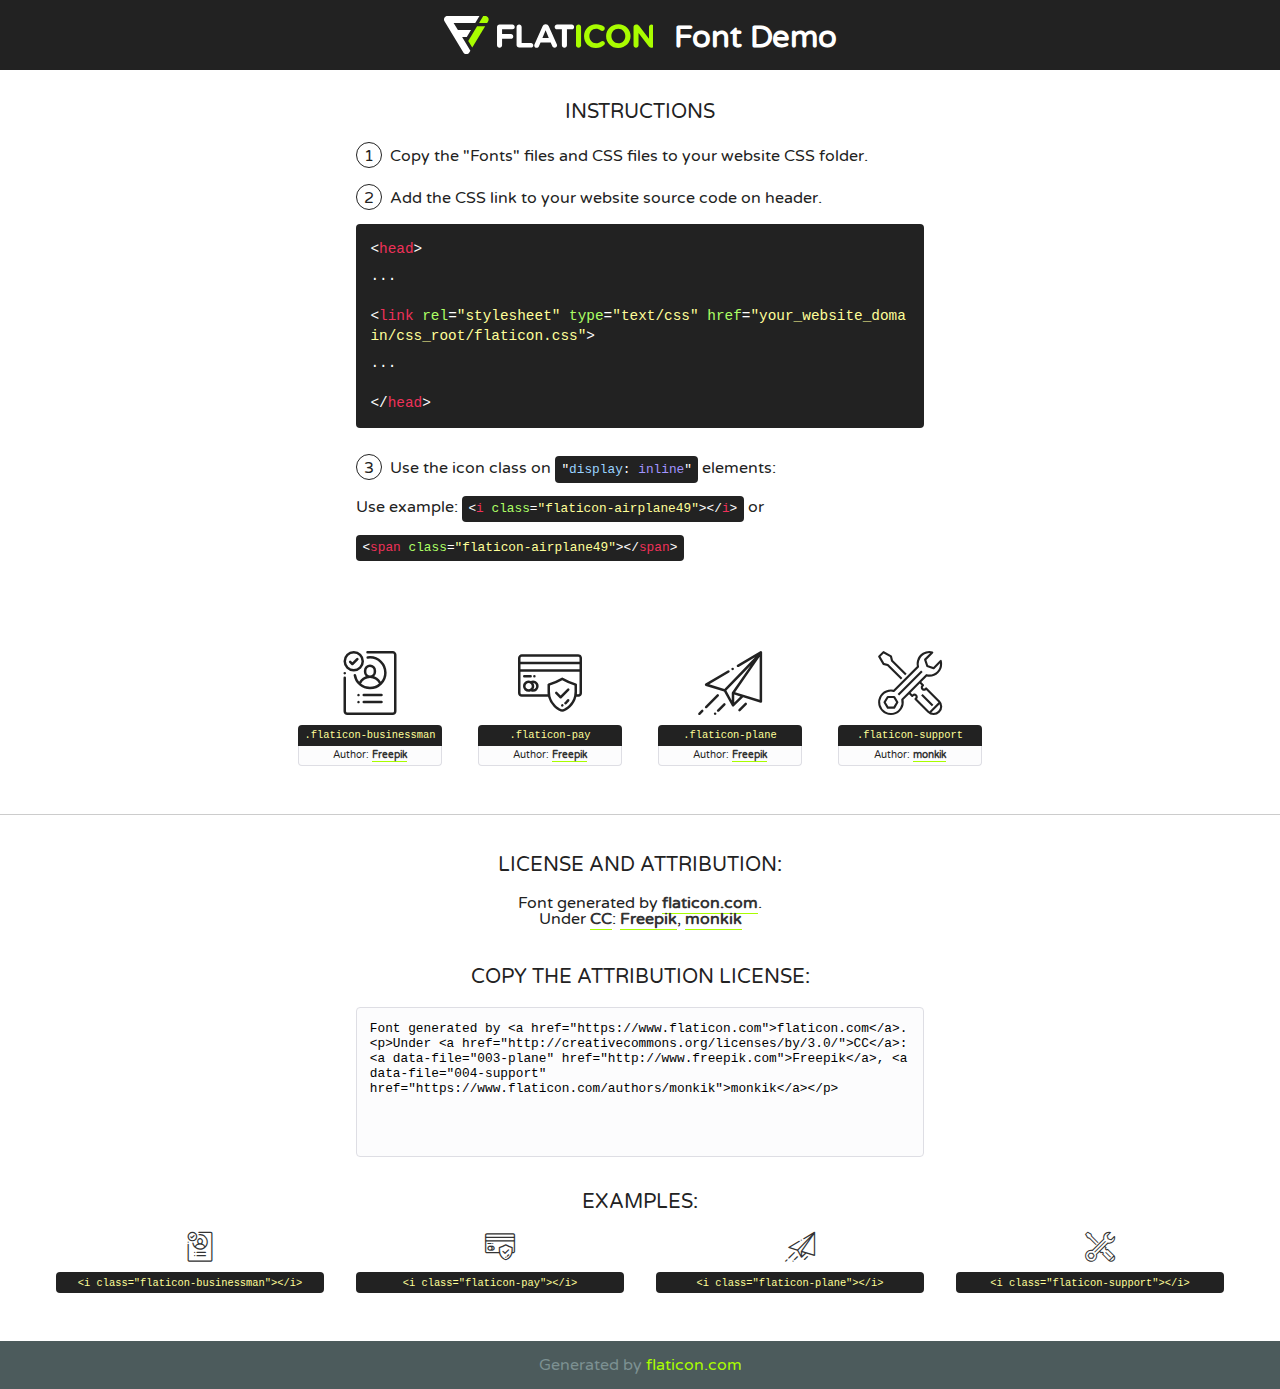
<file: assets/fonts/flaticon.html>
<!DOCTYPE html>
<!--
  Flaticon icon font: Flaticon
  Creation date: 20/02/2020 09:43
-->
<html>
<!DOCTYPE html>
<html>

<head>
    <title>Flaticon WebFont</title>
    <link href="http://fonts.googleapis.com/css?family=Varela+Round" rel="stylesheet" type="text/css" />
    <link rel="stylesheet" type="text/css" href="flaticon.css">
    <meta charset="UTF-8">
    <style>
    html, body, div, span, applet, object, iframe,
    h1, h2, h3, h4, h5, h6, p, blockquote, pre,
    a, abbr, acronym, address, big, cite, code,
    del, dfn, em, img, ins, kbd, q, s, samp,
    small, strike, strong, sub, sup, tt, var,
    b, u, i, center,
    dl, dt, dd, ol, ul, li,
    fieldset, form, label, legend,
    table, caption, tbody, tfoot, thead, tr, th, td,
    article, aside, canvas, details, embed, 
    figure, figcaption, footer, header, hgroup, 
    menu, nav, output, ruby, section, summary,
    time, mark, audio, video {
        margin: 0;
        padding: 0;
        border: 0;
        font-size: 100%;
        font: inherit;
        vertical-align: baseline;
    }
    /* HTML5 display-role reset for older browsers */
    article, aside, details, figcaption, figure, 
    footer, header, hgroup, menu, nav, section {
        display: block;
    }
    body {
        line-height: 1;
    }
    ol, ul {
        list-style: none;
    }
    blockquote, q {
        quotes: none;
    }
    blockquote:before, blockquote:after,
    q:before, q:after {
        content: '';
        content: none;
    }
    table {
        border-collapse: collapse;
        border-spacing: 0;
    }
    body {
        font-family: 'Varela Round', Helvetica, Arial, sans-serif;
        font-size: 16px;
        color: #222;
    }
    a {
        color: #333;
        border-bottom: 1px solid #a9fd00;
        font-weight: bold;
        text-decoration: none;
    }
    * {
        -moz-box-sizing: border-box;
        -webkit-box-sizing: border-box;
        box-sizing: border-box;
        margin: 0;
        padding: 0;
    }
    [class^="flaticon-"]:before, [class*=" flaticon-"]:before, [class^="flaticon-"]:after, [class*=" flaticon-"]:after {
        font-family: Flaticon;
        font-size: 30px;
        font-style: normal;
        margin-left: 20px;
        color: #333;
    }
    .wrapper {
        max-width: 600px;
        margin: auto;
        padding: 0 1em;
    }
    .title {
        font-size: 1.25em;
        text-align: center;
        margin-bottom: 1em;
        text-transform: uppercase;
    }
    header {
        text-align: center;
        background-color: #222;
        color: #fff;
        padding: 1em;
    }
    header .logo {
        width: 210px;
        height: 38px;
        display: inline-block;
        vertical-align: middle;
        margin-right: 1em;
        border: none;
    }
    header strong {
        font-size: 1.95em;
        font-weight: bold;
        vertical-align: middle;
        margin-top: 5px;
        display: inline-block;
    }
    .demo {
        margin: 2em auto;
        line-height: 1.25em;
    }
    .demo ul li {
        margin-bottom: 1em;
    }
    .demo ul li .num {
        color: #222;
        border-radius: 20px;
        display: inline-block;
        width: 26px;
        padding: 3px;
        height: 26px;
        text-align: center;
        margin-right: 0.5em;
        border: 1px solid #222;
    }
    .demo ul li code {
        background-color: #222;
        border-radius: 4px;
        padding: 0.25em 0.5em;
        display: inline-block;
        color: #fff;
        font-family: Consolas,Monaco,Lucida Console,Liberation Mono,DejaVu Sans Mono,Bitstream Vera Sans Mono,Courier New, monospace;
        font-weight: lighter;
        margin-top: 1em;
        font-size: 0.8em;
        word-break: break-all;
    }
    .demo ul li code.big {
        padding: 1em;
        font-size: 0.9em;
    }
    .demo ul li code .red {
        color: #EF3159;
    }
    .demo ul li code .green {
        color: #ACFF65;
    }
    .demo ul li code .yellow {
        color: #FFFF99;
    }
    .demo ul li code .blue {
        color: #99D3FF;
    }
    .demo ul li code .purple {
        color: #A295FF;
    }
    .demo ul li code .dots {
        margin-top: 0.5em;
        display: block;
    }
    #glyphs {
        border-bottom: 1px solid #ccc;
        padding: 2em 0;
        text-align: center;
    }
    .glyph {
        display: inline-block;
        width: 9em;
        margin: 1em;
        text-align: center;
        vertical-align: top;
        background: #FFF;
    }
    .glyph .glyph-icon {
        padding: 10px;
        display: block;
        font-family:"Flaticon";
        font-size: 64px;
        line-height: 1;
    }
    .glyph .glyph-icon:before {
        font-size: 64px;
        color: #222;
        margin-left: 0;
    }
    .class-name {
        font-size: 0.65em;
        background-color: #222;
        color: #fff;
        border-radius: 4px 4px 0 0;
        padding: 0.5em;
        color: #FFFF99;
        font-family: Consolas,Monaco,Lucida Console,Liberation Mono,DejaVu Sans Mono,Bitstream Vera Sans Mono,Courier New, monospace;
    }
    .author-name {
        font-size: 0.6em;
        background-color: #fcfcfd;
        border: 1px solid #DEDEE4;
        border-top: 0;
        border-radius: 0 0 4px 4px;
        padding: 0.5em;
    }
    .class-name:last-child {
        font-size: 10px;
        color:#888;
    }
    .class-name:last-child a {
        font-size: 10px;
        color:#555;
    }
    .class-name:last-child a:hover {
        color:#a9fd00;
    }
    .glyph > input {
        display: block;
        width: 100px;
        margin: 5px auto;
        text-align: center;
        font-size: 12px;
        cursor: text;
    }
    .glyph > input.icon-input {
        font-family:"Flaticon";
        font-size: 16px;
        margin-bottom: 10px;
    }
    .attribution .title {
        margin-top: 2em;
    }
    .attribution textarea {
        background-color: #fcfcfd;
        padding: 1em;
        border: none;
        box-shadow: none;
        border: 1px solid #DEDEE4;
        border-radius: 4px;
        resize: none;
        width: 100%;
        height: 150px;
        font-size: 0.8em;
        font-family: Consolas,Monaco,Lucida Console,Liberation Mono,DejaVu Sans Mono,Bitstream Vera Sans Mono,Courier New, monospace;
        -webkit-appearance: none;
    }
    .iconsuse {
        margin: 2em auto;
        text-align: center;
        max-width: 1200px;
    }
    .iconsuse:after {
        content: '';
        display: table;
        clear: both;
    }
    .iconsuse .image {
        float: left;
        width: 25%;
        padding: 0 1em;
    }
    .iconsuse .image p {
        margin-bottom: 1em;
    }
    .iconsuse .image span {
        display: block;
        font-size: 0.65em;
        background-color: #222;
        color: #fff;
        border-radius: 4px;
        padding: 0.5em;
        color: #FFFF99;
        margin-top: 1em;
        font-family: Consolas,Monaco,Lucida Console,Liberation Mono,DejaVu Sans Mono,Bitstream Vera Sans Mono,Courier New, monospace;
    }
    #footer {
        text-align: center;
        background-color: #4C5B5C;
        color: #7c9192;
        padding: 1em;
    }
    #footer a {
        border: none;
        color: #a9fd00;
        font-weight: normal;
    }
    @media (max-width: 960px) {
        .iconsuse .image {
            width: 50%;
        }
    }
    @media (max-width: 560px) {
        .iconsuse .image {
            width: 100%;
        }
    }
    </style>
</head>

<body class="characters-off">

    <header>
        <a href="https://www.flaticon.com" target="_blank" class="logo">
            <svg version="1.1" xmlns="http://www.w3.org/2000/svg" xmlns:xlink="http://www.w3.org/1999/xlink" xmlns:a="http://ns.adobe.com/AdobeSVGViewerExtensions/3.0/" viewBox="0 0 560.875 102.036" enable-background="new 0 0 560.875 102.036" xml:space="preserve">
                <defs>
                </defs>
                <g>
                    <g class="letters">
                        <path fill="#ffffff" d="M141.596,29.675c0-3.777,2.985-6.767,6.764-6.767h34.438c3.426,0,6.15,2.728,6.15,6.15
                        c0,3.43-2.724,6.149-6.15,6.149h-27.674v13.091h23.719c3.429,0,6.151,2.724,6.151,6.15c0,3.43-2.723,6.149-6.151,6.149h-23.719
                        v17.574c0,3.773-2.986,6.761-6.764,6.761c-3.779,0-6.764-2.989-6.764-6.761V29.675z"></path>
                        <path fill="#ffffff" d="M193.844,29.149c0-3.781,2.985-6.767,6.764-6.767c3.776,0,6.763,2.985,6.763,6.767v42.957h25.039
                        c3.426,0,6.149,2.726,6.149,6.153c0,3.425-2.723,6.15-6.149,6.15h-31.802c-3.779,0-6.764-2.986-6.764-6.768V29.149z"></path>
                        <path fill="#ffffff" d="M241.891,75.71l21.438-48.407c1.492-3.341,4.215-5.357,7.906-5.357h0.792
                        c3.686,0,6.323,2.017,7.815,5.357l21.439,48.407c0.436,0.967,0.701,1.845,0.701,2.723c0,3.602-2.809,6.501-6.414,6.501
                        c-3.161,0-5.269-1.845-6.499-4.655l-4.132-9.661h-27.059l-4.301,10.102c-1.144,2.631-3.426,4.214-6.237,4.214
                        c-3.517,0-6.24-2.81-6.24-6.325C241.1,77.64,241.451,76.677,241.891,75.71z M279.932,58.666l-8.521-20.297l-8.526,20.297H279.932
                        z"></path>
                        <path fill="#ffffff" d="M314.864,35.387H301.86c-3.429,0-6.239-2.813-6.239-6.238c0-3.429,2.811-6.24,6.239-6.24h39.533
                        c3.426,0,6.237,2.811,6.237,6.24c0,3.425-2.811,6.238-6.237,6.238h-13.001v42.785c0,3.773-2.99,6.761-6.764,6.761
                        c-3.779,0-6.764-2.989-6.764-6.761V35.387z"></path>
                        <path fill="#A9FD00" d="M352.615,29.149c0-3.781,2.985-6.767,6.767-6.767c3.774,0,6.761,2.985,6.761,6.767v49.024
                        c0,3.773-2.987,6.761-6.761,6.761c-3.781,0-6.767-2.989-6.767-6.761V29.149z"></path>
                        <path fill="#A9FD00" d="M374.132,53.836v-0.179c0-17.481,13.178-31.801,32.065-31.801c9.22,0,15.459,2.458,20.557,6.238
                        c1.402,1.054,2.637,2.985,2.637,5.357c0,3.692-2.985,6.59-6.681,6.59c-1.845,0-3.071-0.702-4.044-1.319
                        c-3.776-2.813-7.729-4.393-12.562-4.393c-10.364,0-17.831,8.611-17.831,19.154v0.173c0,10.542,7.291,19.329,17.831,19.329
                        c5.715,0,9.492-1.756,13.359-4.834c1.049-0.874,2.458-1.491,4.039-1.491c3.429,0,6.325,2.813,6.325,6.236
                        c0,2.106-1.056,3.78-2.282,4.834c-5.539,4.834-12.036,7.733-21.878,7.733C387.572,85.464,374.132,71.493,374.132,53.836z"></path>
                        <path fill="#A9FD00" d="M433.009,53.836v-0.179c0-17.481,13.79-31.801,32.766-31.801c18.981,0,32.592,14.143,32.592,31.628v0.173
                        c0,17.483-13.785,31.807-32.769,31.807C446.625,85.464,433.009,71.32,433.009,53.836z M484.224,53.836v-0.179
                        c0-10.539-7.725-19.326-18.626-19.326c-10.893,0-18.449,8.611-18.449,19.154v0.173c0,10.542,7.73,19.329,18.626,19.329
                        C476.676,72.986,484.224,64.378,484.224,53.836z"></path>
                        <path fill="#A9FD00" d="M506.233,29.321c0-3.774,2.99-6.763,6.767-6.763h1.401c3.252,0,5.183,1.583,7.029,3.953l26.093,34.265
                        V29.059c0-3.692,2.99-6.677,6.681-6.677c3.683,0,6.671,2.985,6.671,6.677v48.934c0,3.78-2.987,6.765-6.764,6.765h-0.436
                        c-3.257,0-5.188-1.581-7.034-3.953l-27.056-35.492v32.944c0,3.687-2.985,6.676-6.678,6.676c-3.683,0-6.673-2.989-6.673-6.676
                        V29.321z"></path>
                    </g>
                    <g class="insignia">
                        <path fill="#ffffff" d="M48.372,56.137h12.517l11.156-18.537H37.186L25.688,18.539h57.825L94.668,0H9.271
                        C5.925,0,2.842,1.801,1.198,4.716c-1.644,2.907-1.593,6.482,0.134,9.343l50.38,83.501c1.678,2.781,4.689,4.476,7.938,4.476
                        c3.246,0,6.257-1.695,7.935-4.476l2.898-4.804L48.372,56.137z"></path>
                        <g class="i">
                            <path fill="#A9FD00" d="M93.575,18.539h0.031v0.004l21.652,0.004l2.705-4.488c1.727-2.861,1.778-6.436,0.133-9.343
                            C116.454,1.801,113.371,0,110.026,0h-5.294L93.575,18.539z"></path>
                            <polygon fill="#A9FD00" points="88.291,27.356 64.725,66.486 75.519,84.404 109.942,27.356"></polygon>
                        </g>
                    </g>
                </g>
            </svg>
        </a>
        <strong>Font Demo</strong>
    </header>


    <section class="demo wrapper">

        <p class="title">Instructions</p>

        <ul>
            <li>
                <span class="num">1</span>Copy the "Fonts" files and CSS files to your website CSS folder.
            </li>
            <li>
                <span class="num">2</span>Add the CSS link to your website source code on header.
                <code class="big">
                    &lt;<span class="red">head</span>&gt;
                    <br/><span class="dots">...</span>
                    <br/>&lt;<span class="red">link</span> <span class="green">rel</span>=<span class="yellow">"stylesheet"</span> <span class="green">type</span>=<span class="yellow">"text/css"</span> <span class="green">href</span>=<span class="yellow">"your_website_domain/css_root/flaticon.css"</span>&gt;
                    <br/><span class="dots">...</span>
                    <br/>&lt;/<span class="red">head</span>&gt;
                </code>
            </li>

            <li>
                <p>
                    <span class="num">3</span>Use the icon class on <code>"<span class="blue">display</span>:<span class="purple"> inline</span>"</code> elements:
                    <br />
                    Use example: <code>&lt;<span class="red">i</span> <span class="green">class</span>=<span class="yellow">&quot;flaticon-airplane49&quot;</span>&gt;&lt;/<span class="red">i</span>&gt;</code> or <code>&lt;<span class="red">span</span> <span class="green">class</span>=<span class="yellow">&quot;flaticon-airplane49&quot;</span>&gt;&lt;/<span class="red">span</span>&gt;</code>
            </li>
        </ul>

    </section>




   <section id="glyphs">          
    
      
        <div class="glyph"><div class="glyph-icon flaticon-businessman"></div>
            <div class="class-name">.flaticon-businessman</div>
            <div class="author-name">Author: <a data-file="001-businessman" href="http://www.freepik.com">Freepik</a> </div> 
        </div>        
        
        <div class="glyph"><div class="glyph-icon flaticon-pay"></div>
            <div class="class-name">.flaticon-pay</div>
            <div class="author-name">Author: <a data-file="002-pay" href="http://www.freepik.com">Freepik</a> </div> 
        </div>        
        
        <div class="glyph"><div class="glyph-icon flaticon-plane"></div>
            <div class="class-name">.flaticon-plane</div>
            <div class="author-name">Author: <a data-file="003-plane" href="http://www.freepik.com">Freepik</a> </div> 
        </div>        
        
        <div class="glyph"><div class="glyph-icon flaticon-support"></div>
            <div class="class-name">.flaticon-support</div>
            <div class="author-name">Author: <a data-file="004-support" href="https://www.flaticon.com/authors/monkik">monkik</a> </div> 
        </div>        
        

    </section>



    <section class="attribution wrapper"   style="text-align:center;">

      <div class="title">License and attribution:</div><div class="attrDiv">Font generated by <a href="https://www.flaticon.com">flaticon.com</a>. <div><p>Under <a href="http://creativecommons.org/licenses/by/3.0/">CC</a>: <a data-file="003-plane" href="http://www.freepik.com">Freepik</a>, <a data-file="004-support" href="https://www.flaticon.com/authors/monkik">monkik</a></p>  </div>
      </div>
      <div class="title">Copy the Attribution License:</div>

    <textarea onclick="this.focus();this.select();">Font generated by &lt;a href=&quot;https://www.flaticon.com&quot;&gt;flaticon.com&lt;/a&gt;. <p>Under <a href="http://creativecommons.org/licenses/by/3.0/">CC</a>: <a data-file="003-plane" href="http://www.freepik.com">Freepik</a>, <a data-file="004-support" href="https://www.flaticon.com/authors/monkik">monkik</a></p>  
     </textarea>

    </section>

    <section class="iconsuse">

          <div class="title">Examples:</div>            
             
            <div class="image">
                <p>
                    <i class="glyph-icon flaticon-businessman"></i> 
                    <span>&lt;i class=&quot;flaticon-businessman&quot;&gt;&lt;/i&gt;</span>
                </p>
            </div>
            
            <div class="image">
                <p>
                    <i class="glyph-icon flaticon-pay"></i> 
                    <span>&lt;i class=&quot;flaticon-pay&quot;&gt;&lt;/i&gt;</span>
                </p>
            </div>
            
            <div class="image">
                <p>
                    <i class="glyph-icon flaticon-plane"></i> 
                    <span>&lt;i class=&quot;flaticon-plane&quot;&gt;&lt;/i&gt;</span>
                </p>
            </div>
            
            <div class="image">
                <p>
                    <i class="glyph-icon flaticon-support"></i> 
                    <span>&lt;i class=&quot;flaticon-support&quot;&gt;&lt;/i&gt;</span>
                </p>
            </div>
                       
        </div>
                            
    </section>

<div id="footer">
    <div>Generated by <a href="https://www.flaticon.com">flaticon.com</a>
    </div>
</div>



</body>
</html>
</file>
<file: assets/css/flaticon.css>
/*
  	Flaticon icon font: Flaticon
  	Creation date: 20/02/2020 09:43
  	*/

@font-face {
  font-family: "Flaticon";
  src: url("../fonts/Flaticon.eot");
  src: url("../fonts/Flaticon.eot?#iefix") format("embedded-opentype"),
       url("../fonts/Flaticon.woff2") format("woff2"),
       url("../fonts/Flaticon.woff") format("woff"),
       url("../fonts/Flaticon.ttf") format("truetype"),
       url("../fonts/Flaticon.svg#Flaticon") format("svg");
  font-weight: normal;
  font-style: normal;
}

@media screen and (-webkit-min-device-pixel-ratio:0) {
  @font-face {
    font-family: "Flaticon";
    src: url("../fonts/Flaticon.svg#Flaticon") format("svg");
  }
}

[class^="flaticon-"]:before, [class*=" flaticon-"]:before,
[class^="flaticon-"]:after, [class*=" flaticon-"]:after {   
  font-family: Flaticon;

}

.flaticon-businessman:before { content: "\f100"; }
.flaticon-pay:before { content: "\f101"; }
.flaticon-plane:before { content: "\f102"; }
.flaticon-support:before { content: "\f103"; }
.flaticon-abc::before{ content: "\f110";}
</file>
<file: assets/css/themify-icons.css>
@font-face {
	font-family: 'themify';
	src:url('../fonts/themify.eot?-fvbane');


	src:url('../fonts/themify.eot?#iefix-fvbane') format('embedded-opentype'),
		url('../fonts/themify.woff?-fvbane') format('woff'),
		url('../fonts/themify.ttf?-fvbane') format('truetype'),
		url('../fonts/themify.svg?-fvbane#themify') format('svg');
	font-weight: normal;
	font-style: normal;
}

[class^="ti-"], [class*=" ti-"] {
	font-family: 'themify';
	speak: none;
	font-style: normal;
	font-weight: normal;
	font-variant: normal;
	text-transform: none;
	line-height: 1;

	/* Better Font Rendering =========== */
	-webkit-font-smoothing: antialiased;
	-moz-osx-font-smoothing: grayscale;
}

.ti-wand:before {
	content: "\e600";
}
.ti-volume:before {
	content: "\e601";
}
.ti-user:before {
	content: "\e602";
}
.ti-unlock:before {
	content: "\e603";
}
.ti-unlink:before {
	content: "\e604";
}
.ti-trash:before {
	content: "\e605";
}
.ti-thought:before {
	content: "\e606";
}
.ti-target:before {
	content: "\e607";
}
.ti-tag:before {
	content: "\e608";
}
.ti-tablet:before {
	content: "\e609";
}
.ti-star:before {
	content: "\e60a";
}
.ti-spray:before {
	content: "\e60b";
}
.ti-signal:before {
	content: "\e60c";
}
.ti-shopping-cart:before {
	content: "\e60d";
}
.ti-shopping-cart-full:before {
	content: "\e60e";
}
.ti-settings:before {
	content: "\e60f";
}
.ti-search:before {
	content: "\e610";
}
.ti-zoom-in:before {
	content: "\e611";
}
.ti-zoom-out:before {
	content: "\e612";
}
.ti-cut:before {
	content: "\e613";
}
.ti-ruler:before {
	content: "\e614";
}
.ti-ruler-pencil:before {
	content: "\e615";
}
.ti-ruler-alt:before {
	content: "\e616";
}
.ti-bookmark:before {
	content: "\e617";
}
.ti-bookmark-alt:before {
	content: "\e618";
}
.ti-reload:before {
	content: "\e619";
}
.ti-plus:before {
	content: "\e61a";
}
.ti-pin:before {
	content: "\e61b";
}
.ti-pencil:before {
	content: "\e61c";
}
.ti-pencil-alt:before {
	content: "\e61d";
}
.ti-paint-roller:before {
	content: "\e61e";
}
.ti-paint-bucket:before {
	content: "\e61f";
}
.ti-na:before {
	content: "\e620";
}
.ti-mobile:before {
	content: "\e621";
}
.ti-minus:before {
	content: "\e622";
}
.ti-medall:before {
	content: "\e623";
}
.ti-medall-alt:before {
	content: "\e624";
}
.ti-marker:before {
	content: "\e625";
}
.ti-marker-alt:before {
	content: "\e626";
}
.ti-arrow-up:before {
	content: "\e627";
}
.ti-arrow-right:before {
	content: "\e628";
}
.ti-arrow-left:before {
	content: "\e629";
}
.ti-arrow-down:before {
	content: "\e62a";
}
.ti-lock:before {
	content: "\e62b";
}
.ti-location-arrow:before {
	content: "\e62c";
}
.ti-link:before {
	content: "\e62d";
}
.ti-layout:before {
	content: "\e62e";
}
.ti-layers:before {
	content: "\e62f";
}
.ti-layers-alt:before {
	content: "\e630";
}
.ti-key:before {
	content: "\e631";
}
.ti-import:before {
	content: "\e632";
}
.ti-image:before {
	content: "\e633";
}
.ti-heart:before {
	content: "\e634";
}
.ti-heart-broken:before {
	content: "\e635";
}
.ti-hand-stop:before {
	content: "\e636";
}
.ti-hand-open:before {
	content: "\e637";
}
.ti-hand-drag:before {
	content: "\e638";
}
.ti-folder:before {
	content: "\e639";
}
.ti-flag:before {
	content: "\e63a";
}
.ti-flag-alt:before {
	content: "\e63b";
}
.ti-flag-alt-2:before {
	content: "\e63c";
}
.ti-eye:before {
	content: "\e63d";
}
.ti-export:before {
	content: "\e63e";
}
.ti-exchange-vertical:before {
	content: "\e63f";
}
.ti-desktop:before {
	content: "\e640";
}
.ti-cup:before {
	content: "\e641";
}
.ti-crown:before {
	content: "\e642";
}
.ti-comments:before {
	content: "\e643";
}
.ti-comment:before {
	content: "\e644";
}
.ti-comment-alt:before {
	content: "\e645";
}
.ti-close:before {
	content: "\e646";
}
.ti-clip:before {
	content: "\e647";
}
.ti-angle-up:before {
	content: "\e648";
}
.ti-angle-right:before {
	content: "\e649";
}
.ti-angle-left:before {
	content: "\e64a";
}
.ti-angle-down:before {
	content: "\e64b";
}
.ti-check:before {
	content: "\e64c";
}
.ti-check-box:before {
	content: "\e64d";
}
.ti-camera:before {
	content: "\e64e";
}
.ti-announcement:before {
	content: "\e64f";
}
.ti-brush:before {
	content: "\e650";
}
.ti-briefcase:before {
	content: "\e651";
}
.ti-bolt:before {
	content: "\e652";
}
.ti-bolt-alt:before {
	content: "\e653";
}
.ti-blackboard:before {
	content: "\e654";
}
.ti-bag:before {
	content: "\e655";
}
.ti-move:before {
	content: "\e656";
}
.ti-arrows-vertical:before {
	content: "\e657";
}
.ti-arrows-horizontal:before {
	content: "\e658";
}
.ti-fullscreen:before {
	content: "\e659";
}
.ti-arrow-top-right:before {
	content: "\e65a";
}
.ti-arrow-top-left:before {
	content: "\e65b";
}
.ti-arrow-circle-up:before {
	content: "\e65c";
}
.ti-arrow-circle-right:before {
	content: "\e65d";
}
.ti-arrow-circle-left:before {
	content: "\e65e";
}
.ti-arrow-circle-down:before {
	content: "\e65f";
}
.ti-angle-double-up:before {
	content: "\e660";
}
.ti-angle-double-right:before {
	content: "\e661";
}
.ti-angle-double-left:before {
	content: "\e662";
}
.ti-angle-double-down:before {
	content: "\e663";
}
.ti-zip:before {
	content: "\e664";
}
.ti-world:before {
	content: "\e665";
}
.ti-wheelchair:before {
	content: "\e666";
}
.ti-view-list:before {
	content: "\e667";
}
.ti-view-list-alt:before {
	content: "\e668";
}
.ti-view-grid:before {
	content: "\e669";
}
.ti-uppercase:before {
	content: "\e66a";
}
.ti-upload:before {
	content: "\e66b";
}
.ti-underline:before {
	content: "\e66c";
}
.ti-truck:before {
	content: "\e66d";
}
.ti-timer:before {
	content: "\e66e";
}
.ti-ticket:before {
	content: "\e66f";
}
.ti-thumb-up:before {
	content: "\e670";
}
.ti-thumb-down:before {
	content: "\e671";
}
.ti-text:before {
	content: "\e672";
}
.ti-stats-up:before {
	content: "\e673";
}
.ti-stats-down:before {
	content: "\e674";
}
.ti-split-v:before {
	content: "\e675";
}
.ti-split-h:before {
	content: "\e676";
}
.ti-smallcap:before {
	content: "\e677";
}
.ti-shine:before {
	content: "\e678";
}
.ti-shift-right:before {
	content: "\e679";
}
.ti-shift-left:before {
	content: "\e67a";
}
.ti-shield:before {
	content: "\e67b";
}
.ti-notepad:before {
	content: "\e67c";
}
.ti-server:before {
	content: "\e67d";
}
.ti-quote-right:before {
	content: "\e67e";
}
.ti-quote-left:before {
	content: "\e67f";
}
.ti-pulse:before {
	content: "\e680";
}
.ti-printer:before {
	content: "\e681";
}
.ti-power-off:before {
	content: "\e682";
}
.ti-plug:before {
	content: "\e683";
}
.ti-pie-chart:before {
	content: "\e684";
}
.ti-paragraph:before {
	content: "\e685";
}
.ti-panel:before {
	content: "\e686";
}
.ti-package:before {
	content: "\e687";
}
.ti-music:before {
	content: "\e688";
}
.ti-music-alt:before {
	content: "\e689";
}
.ti-mouse:before {
	content: "\e68a";
}
.ti-mouse-alt:before {
	content: "\e68b";
}
.ti-money:before {
	content: "\e68c";
}
.ti-microphone:before {
	content: "\e68d";
}
.ti-menu:before {
	content: "\e68e";
}
.ti-menu-alt:before {
	content: "\e68f";
}
.ti-map:before {
	content: "\e690";
}
.ti-map-alt:before {
	content: "\e691";
}
.ti-loop:before {
	content: "\e692";
}
.ti-location-pin:before {
	content: "\e693";
}
.ti-list:before {
	content: "\e694";
}
.ti-light-bulb:before {
	content: "\e695";
}
.ti-Italic:before {
	content: "\e696";
}
.ti-info:before {
	content: "\e697";
}
.ti-infinite:before {
	content: "\e698";
}
.ti-id-badge:before {
	content: "\e699";
}
.ti-hummer:before {
	content: "\e69a";
}
.ti-home:before {
	content: "\e69b";
}
.ti-help:before {
	content: "\e69c";
}
.ti-headphone:before {
	content: "\e69d";
}
.ti-harddrives:before {
	content: "\e69e";
}
.ti-harddrive:before {
	content: "\e69f";
}
.ti-gift:before {
	content: "\e6a0";
}
.ti-game:before {
	content: "\e6a1";
}
.ti-filter:before {
	content: "\e6a2";
}
.ti-files:before {
	content: "\e6a3";
}
.ti-file:before {
	content: "\e6a4";
}
.ti-eraser:before {
	content: "\e6a5";
}
.ti-envelope:before {
	content: "\e6a6";
}
.ti-download:before {
	content: "\e6a7";
}
.ti-direction:before {
	content: "\e6a8";
}
.ti-direction-alt:before {
	content: "\e6a9";
}
.ti-dashboard:before {
	content: "\e6aa";
}
.ti-control-stop:before {
	content: "\e6ab";
}
.ti-control-shuffle:before {
	content: "\e6ac";
}
.ti-control-play:before {
	content: "\e6ad";
}
.ti-control-pause:before {
	content: "\e6ae";
}
.ti-control-forward:before {
	content: "\e6af";
}
.ti-control-backward:before {
	content: "\e6b0";
}
.ti-cloud:before {
	content: "\e6b1";
}
.ti-cloud-up:before {
	content: "\e6b2";
}
.ti-cloud-down:before {
	content: "\e6b3";
}
.ti-clipboard:before {
	content: "\e6b4";
}
.ti-car:before {
	content: "\e6b5";
}
.ti-calendar:before {
	content: "\e6b6";
}
.ti-book:before {
	content: "\e6b7";
}
.ti-bell:before {
	content: "\e6b8";
}
.ti-basketball:before {
	content: "\e6b9";
}
.ti-bar-chart:before {
	content: "\e6ba";
}
.ti-bar-chart-alt:before {
	content: "\e6bb";
}
.ti-back-right:before {
	content: "\e6bc";
}
.ti-back-left:before {
	content: "\e6bd";
}
.ti-arrows-corner:before {
	content: "\e6be";
}
.ti-archive:before {
	content: "\e6bf";
}
.ti-anchor:before {
	content: "\e6c0";
}
.ti-align-right:before {
	content: "\e6c1";
}
.ti-align-left:before {
	content: "\e6c2";
}
.ti-align-justify:before {
	content: "\e6c3";
}
.ti-align-center:before {
	content: "\e6c4";
}
.ti-alert:before {
	content: "\e6c5";
}
.ti-alarm-clock:before {
	content: "\e6c6";
}
.ti-agenda:before {
	content: "\e6c7";
}
.ti-write:before {
	content: "\e6c8";
}
.ti-window:before {
	content: "\e6c9";
}
.ti-widgetized:before {
	content: "\e6ca";
}
.ti-widget:before {
	content: "\e6cb";
}
.ti-widget-alt:before {
	content: "\e6cc";
}
.ti-wallet:before {
	content: "\e6cd";
}
.ti-video-clapper:before {
	content: "\e6ce";
}
.ti-video-camera:before {
	content: "\e6cf";
}
.ti-vector:before {
	content: "\e6d0";
}
.ti-themify-logo:before {
	content: "\e6d1";
}
.ti-themify-favicon:before {
	content: "\e6d2";
}
.ti-themify-favicon-alt:before {
	content: "\e6d3";
}
.ti-support:before {
	content: "\e6d4";
}
.ti-stamp:before {
	content: "\e6d5";
}
.ti-split-v-alt:before {
	content: "\e6d6";
}
.ti-slice:before {
	content: "\e6d7";
}
.ti-shortcode:before {
	content: "\e6d8";
}
.ti-shift-right-alt:before {
	content: "\e6d9";
}
.ti-shift-left-alt:before {
	content: "\e6da";
}
.ti-ruler-alt-2:before {
	content: "\e6db";
}
.ti-receipt:before {
	content: "\e6dc";
}
.ti-pin2:before {
	content: "\e6dd";
}
.ti-pin-alt:before {
	content: "\e6de";
}
.ti-pencil-alt2:before {
	content: "\e6df";
}
.ti-palette:before {
	content: "\e6e0";
}
.ti-more:before {
	content: "\e6e1";
}
.ti-more-alt:before {
	content: "\e6e2";
}
.ti-microphone-alt:before {
	content: "\e6e3";
}
.ti-magnet:before {
	content: "\e6e4";
}
.ti-line-double:before {
	content: "\e6e5";
}
.ti-line-dotted:before {
	content: "\e6e6";
}
.ti-line-dashed:before {
	content: "\e6e7";
}
.ti-layout-width-full:before {
	content: "\e6e8";
}
.ti-layout-width-default:before {
	content: "\e6e9";
}
.ti-layout-width-default-alt:before {
	content: "\e6ea";
}
.ti-layout-tab:before {
	content: "\e6eb";
}
.ti-layout-tab-window:before {
	content: "\e6ec";
}
.ti-layout-tab-v:before {
	content: "\e6ed";
}
.ti-layout-tab-min:before {
	content: "\e6ee";
}
.ti-layout-slider:before {
	content: "\e6ef";
}
.ti-layout-slider-alt:before {
	content: "\e6f0";
}
.ti-layout-sidebar-right:before {
	content: "\e6f1";
}
.ti-layout-sidebar-none:before {
	content: "\e6f2";
}
.ti-layout-sidebar-left:before {
	content: "\e6f3";
}
.ti-layout-placeholder:before {
	content: "\e6f4";
}
.ti-layout-menu:before {
	content: "\e6f5";
}
.ti-layout-menu-v:before {
	content: "\e6f6";
}
.ti-layout-menu-separated:before {
	content: "\e6f7";
}
.ti-layout-menu-full:before {
	content: "\e6f8";
}
.ti-layout-media-right-alt:before {
	content: "\e6f9";
}
.ti-layout-media-right:before {
	content: "\e6fa";
}
.ti-layout-media-overlay:before {
	content: "\e6fb";
}
.ti-layout-media-overlay-alt:before {
	content: "\e6fc";
}
.ti-layout-media-overlay-alt-2:before {
	content: "\e6fd";
}
.ti-layout-media-left-alt:before {
	content: "\e6fe";
}
.ti-layout-media-left:before {
	content: "\e6ff";
}
.ti-layout-media-center-alt:before {
	content: "\e700";
}
.ti-layout-media-center:before {
	content: "\e701";
}
.ti-layout-list-thumb:before {
	content: "\e702";
}
.ti-layout-list-thumb-alt:before {
	content: "\e703";
}
.ti-layout-list-post:before {
	content: "\e704";
}
.ti-layout-list-large-image:before {
	content: "\e705";
}
.ti-layout-line-solid:before {
	content: "\e706";
}
.ti-layout-grid4:before {
	content: "\e707";
}
.ti-layout-grid3:before {
	content: "\e708";
}
.ti-layout-grid2:before {
	content: "\e709";
}
.ti-layout-grid2-thumb:before {
	content: "\e70a";
}
.ti-layout-cta-right:before {
	content: "\e70b";
}
.ti-layout-cta-left:before {
	content: "\e70c";
}
.ti-layout-cta-center:before {
	content: "\e70d";
}
.ti-layout-cta-btn-right:before {
	content: "\e70e";
}
.ti-layout-cta-btn-left:before {
	content: "\e70f";
}
.ti-layout-column4:before {
	content: "\e710";
}
.ti-layout-column3:before {
	content: "\e711";
}
.ti-layout-column2:before {
	content: "\e712";
}
.ti-layout-accordion-separated:before {
	content: "\e713";
}
.ti-layout-accordion-merged:before {
	content: "\e714";
}
.ti-layout-accordion-list:before {
	content: "\e715";
}
.ti-ink-pen:before {
	content: "\e716";
}
.ti-info-alt:before {
	content: "\e717";
}
.ti-help-alt:before {
	content: "\e718";
}
.ti-headphone-alt:before {
	content: "\e719";
}
.ti-hand-point-up:before {
	content: "\e71a";
}
.ti-hand-point-right:before {
	content: "\e71b";
}
.ti-hand-point-left:before {
	content: "\e71c";
}
.ti-hand-point-down:before {
	content: "\e71d";
}
.ti-gallery:before {
	content: "\e71e";
}
.ti-face-smile:before {
	content: "\e71f";
}
.ti-face-sad:before {
	content: "\e720";
}
.ti-credit-card:before {
	content: "\e721";
}
.ti-control-skip-forward:before {
	content: "\e722";
}
.ti-control-skip-backward:before {
	content: "\e723";
}
.ti-control-record:before {
	content: "\e724";
}
.ti-control-eject:before {
	content: "\e725";
}
.ti-comments-smiley:before {
	content: "\e726";
}
.ti-brush-alt:before {
	content: "\e727";
}
.ti-youtube:before {
	content: "\e728";
}
.ti-vimeo:before {
	content: "\e729";
}
.ti-twitter:before {
	content: "\e72a";
}
.ti-time:before {
	content: "\e72b";
}
.ti-tumblr:before {
	content: "\e72c";
}
.ti-skype:before {
	content: "\e72d";
}
.ti-share:before {
	content: "\e72e";
}
.ti-share-alt:before {
	content: "\e72f";
}
.ti-rocket:before {
	content: "\e730";
}
.ti-pinterest:before {
	content: "\e731";
}
.ti-new-window:before {
	content: "\e732";
}
.ti-microsoft:before {
	content: "\e733";
}
.ti-list-ol:before {
	content: "\e734";
}
.ti-linkedin:before {
	content: "\e735";
}
.ti-layout-sidebar-2:before {
	content: "\e736";
}
.ti-layout-grid4-alt:before {
	content: "\e737";
}
.ti-layout-grid3-alt:before {
	content: "\e738";
}
.ti-layout-grid2-alt:before {
	content: "\e739";
}
.ti-layout-column4-alt:before {
	content: "\e73a";
}
.ti-layout-column3-alt:before {
	content: "\e73b";
}
.ti-layout-column2-alt:before {
	content: "\e73c";
}
.ti-instagram:before {
	content: "\e73d";
}
.ti-google:before {
	content: "\e73e";
}
.ti-github:before {
	content: "\e73f";
}
.ti-flickr:before {
	content: "\e740";
}
.ti-facebook:before {
	content: "\e741";
}
.ti-dropbox:before {
	content: "\e742";
}
.ti-dribbble:before {
	content: "\e743";
}
.ti-apple:before {
	content: "\e744";
}
.ti-android:before {
	content: "\e745";
}
.ti-save:before {
	content: "\e746";
}
.ti-save-alt:before {
	content: "\e747";
}
.ti-yahoo:before {
	content: "\e748";
}
.ti-wordpress:before {
	content: "\e749";
}
.ti-vimeo-alt:before {
	content: "\e74a";
}
.ti-twitter-alt:before {
	content: "\e74b";
}
.ti-tumblr-alt:before {
	content: "\e74c";
}
.ti-trello:before {
	content: "\e74d";
}
.ti-stack-overflow:before {
	content: "\e74e";
}
.ti-soundcloud:before {
	content: "\e74f";
}
.ti-sharethis:before {
	content: "\e750";
}
.ti-sharethis-alt:before {
	content: "\e751";
}
.ti-reddit:before {
	content: "\e752";
}
.ti-pinterest-alt:before {
	content: "\e753";
}
.ti-microsoft-alt:before {
	content: "\e754";
}
.ti-linux:before {
	content: "\e755";
}
.ti-jsfiddle:before {
	content: "\e756";
}
.ti-joomla:before {
	content: "\e757";
}
.ti-html5:before {
	content: "\e758";
}
.ti-flickr-alt:before {
	content: "\e759";
}
.ti-email:before {
	content: "\e75a";
}
.ti-drupal:before {
	content: "\e75b";
}
.ti-dropbox-alt:before {
	content: "\e75c";
}
.ti-css3:before {
	content: "\e75d";
}
.ti-rss:before {
	content: "\e75e";
}
.ti-rss-alt:before {
	content: "\e75f";
}
</file>
<file: assets/css/nice-select.css>
.nice-select {
  -webkit-tap-highlight-color: transparent;
  background-color: #fff;
  border-radius: 5px;
  border: solid 1px #e8e8e8;
  box-sizing: border-box;
  clear: both;
  cursor: pointer;
  display: block;
  float: left;
  font-family: inherit;
  font-size: 14px;
  font-weight: normal;
  height: 42px;
  line-height: 40px;
  outline: none;
  padding-left: 18px;
  padding-right: 30px;
  position: relative;
  text-align: left !important;
  -webkit-transition: all 0.2s ease-in-out;
  transition: all 0.2s ease-in-out;
  -webkit-user-select: none;
     -moz-user-select: none;
      -ms-user-select: none;
          user-select: none;
  white-space: nowrap;
  width: auto; }
  .nice-select:hover {
    border-color: #dbdbdb; }
  .nice-select:active, .nice-select.open, .nice-select:focus {
    border-color: #999; }
  .nice-select:after {
    border-bottom: 2px solid #999;
    border-right: 2px solid #999;
    content: '';
    display: block;
    height: 5px;
    margin-top: -4px;
    pointer-events: none;
    position: absolute;
    right: 12px;
    top: 50%;
    -webkit-transform-origin: 66% 66%;
        -ms-transform-origin: 66% 66%;
            transform-origin: 66% 66%;
    -webkit-transform: rotate(45deg);
        -ms-transform: rotate(45deg);
            transform: rotate(45deg);
    -webkit-transition: all 0.15s ease-in-out;
    transition: all 0.15s ease-in-out;
    width: 5px; }
  .nice-select.open:after {
    -webkit-transform: rotate(-135deg);
        -ms-transform: rotate(-135deg);
            transform: rotate(-135deg); }
  .nice-select.open .list {
    opacity: 1;
    pointer-events: auto;
    -webkit-transform: scale(1) translateY(0);
        -ms-transform: scale(1) translateY(0);
            transform: scale(1) translateY(0); }
  .nice-select.disabled {
    border-color: #ededed;
    color: #999;
    pointer-events: none; }
    .nice-select.disabled:after {
      border-color: #cccccc; }
  .nice-select.wide {
    width: 100%; }
    .nice-select.wide .list {
      left: 0 !important;
      right: 0 !important; }
  .nice-select.right {
    float: right; }
    .nice-select.right .list {
      left: auto;
      right: 0; }
  .nice-select.small {
    font-size: 12px;
    height: 36px;
    line-height: 34px; }
    .nice-select.small:after {
      height: 4px;
      width: 4px; }
    .nice-select.small .option {
      line-height: 34px;
      min-height: 34px; }
  .nice-select .list {
    background-color: #fff;
    border-radius: 5px;
    box-shadow: 0 0 0 1px rgba(68, 68, 68, 0.11);
    box-sizing: border-box;
    margin-top: 4px;
    opacity: 0;
    overflow: hidden;
    padding: 0;
    pointer-events: none;
    position: absolute;
    top: 100%;
    left: 0;
    -webkit-transform-origin: 50% 0;
        -ms-transform-origin: 50% 0;
            transform-origin: 50% 0;
    -webkit-transform: scale(0.75) translateY(-21px);
        -ms-transform: scale(0.75) translateY(-21px);
            transform: scale(0.75) translateY(-21px);
    -webkit-transition: all 0.2s cubic-bezier(0.5, 0, 0, 1.25), opacity 0.15s ease-out;
    transition: all 0.2s cubic-bezier(0.5, 0, 0, 1.25), opacity 0.15s ease-out;
    z-index: 9; }
    .nice-select .list:hover .option:not(:hover) {
      background-color: transparent !important; }
  .nice-select .option {
    cursor: pointer;
    font-weight: 400;
    line-height: 40px;
    list-style: none;
    min-height: 40px;
    outline: none;
    padding-left: 18px;
    padding-right: 29px;
    text-align: left;
    -webkit-transition: all 0.2s;
    transition: all 0.2s; }
    .nice-select .option:hover, .nice-select .option.focus, .nice-select .option.selected.focus {
      background-color: #f6f6f6; }
    .nice-select .option.selected {
      font-weight: bold; }
    .nice-select .option.disabled {
      background-color: transparent;
      color: #999;
      cursor: default; }

.no-csspointerevents .nice-select .list {
  display: none; }

.no-csspointerevents .nice-select.open .list {
  display: block; }
</file>
<file: assets/css/style.css>
@import url("https://fonts.googleapis.com/css?family=Nunito:300,400,600,700,800,900|Poppins:300,400,500,600,700,800,900&display=swap");.white-bg{background:#ffffff}.gray-bg{background:#f5f5f5}.gray-bg{background:#f7f7fd}.white-bg{background:#fff}.black-bg{background:#16161a}.theme-bg{background:#8f1bdc}.brand-bg{background:#f1f4fa}.testimonial-bg{background:#f9fafc}.white-color{color:#fff}.black-color{color:#16161a}.theme-color{color:#8f1bdc}.boxed-btn{background:#fff;color:#8f1bdc !important;display:inline-block;padding:18px 44px;font-family:"Nunito",sans-serif;font-size:14px;font-weight:400;border:0;border:1px solid #8f1bdc;letter-spacing:3px;text-align:center;color:#8f1bdc;text-transform:uppercase;cursor:pointer}.boxed-btn:hover{background:#8f1bdc;color:#fff !important;border:1px solid #8f1bdc}.boxed-btn:focus{outline:none}.boxed-btn.large-width{width:220px}[data-overlay]{position:relative;background-size:cover;background-repeat:no-repeat;background-position:center center}[data-overlay]::before{position:absolute;left:0;top:0;right:0;bottom:0;content:""}[data-opacity="1"]::before{opacity:0.1}[data-opacity="2"]::before{opacity:0.2}[data-opacity="3"]::before{opacity:0.3}[data-opacity="4"]::before{opacity:0.4}[data-opacity="5"]::before{opacity:0.5}[data-opacity="6"]::before{opacity:0.6}[data-opacity="7"]::before{opacity:0.7}[data-opacity="8"]::before{opacity:0.8}[data-opacity="9"]::before{opacity:0.9}body{font-family:"Poppins",sans-serif;font-weight:normal;font-style:normal}h1,h2,h3,h4,h5,h6{font-family:"Nunito",sans-serif;color:#2b044d;margin-top:0px;font-style:normal;font-weight:500;text-transform:normal}p{font-family:"Poppins",sans-serif;color:#707b8e;font-size:16px;line-height:30px;margin-bottom:15px;font-weight:normal}.bg-img-1{background-image:url(../img/slider/slider-img-1.jpg)}.bg-img-2{background-image:url(../img/background-img/bg-img-2.jpg)}.cta-bg-1{background-image:url(../img/background-img/bg-img-3.jpg)}.img{max-width:100%;-webkit-transition:all .3s ease-out 0s;-moz-transition:all .3s ease-out 0s;-ms-transition:all .3s ease-out 0s;-o-transition:all .3s ease-out 0s;transition:all .3s ease-out 0s}.f-left{float:left}.f-right{float:right}.fix{overflow:hidden}.clear{clear:both}a,.button{-webkit-transition:all .3s ease-out 0s;-moz-transition:all .3s ease-out 0s;-ms-transition:all .3s ease-out 0s;-o-transition:all .3s ease-out 0s;transition:all .3s ease-out 0s}a:focus,.button:focus{text-decoration:none;outline:none}a{color:#635c5c}a:hover{color:#fff}a:focus,a:hover,.portfolio-cat a:hover,.footer -menu li a:hover{text-decoration:none}a,button{color:#fff;outline:medium none}button:focus,input:focus,input:focus,textarea,textarea:focus{outline:0}.uppercase{text-transform:uppercase}input:focus::-moz-placeholder{opacity:0;-webkit-transition:.4s;-o-transition:.4s;transition:.4s}.capitalize{text-transform:capitalize}h1 a,h2 a,h3 a,h4 a,h5 a,h6 a{color:inherit}ul{margin:0px;padding:0px}li{list-style:none}hr{border-bottom:1px solid #eceff8;border-top:0 none;margin:30px 0;padding:0}.theme-overlay{position:relative}.theme-overlay::before{background:#1696e7 none repeat scroll 0 0;content:"";height:100%;left:0;opacity:0.6;position:absolute;top:0;width:100%}.overlay{position:relative;z-index:0}.overlay::before{position:absolute;content:"";top:0;left:0;width:100%;height:100%;z-index:-1}.overlay2{position:relative;z-index:0}.overlay2::before{position:absolute;content:"";background-color:#2E2200;top:0;left:0;width:100%;height:100%;z-index:-1;opacity:0.5}.section-padding{padding-top:120px;padding-bottom:120px}.separator{border-top:1px solid #f2f2f2}.mb-90{margin-bottom:90px}@media (max-width: 767px){.mb-90{margin-bottom:30px}}@media (min-width: 768px) and (max-width: 991px){.mb-90{margin-bottom:45px}}.owl-carousel .owl-nav div{background:rgba(255,255,255,0.8) none repeat scroll 0 0;height:40px;left:20px;line-height:40px;font-size:22px;color:#646464;opacity:1;visibility:visible;position:absolute;text-align:center;top:50%;transform:translateY(-50%);transition:all 0.3s ease 0s;width:40px}.owl-carousel .owl-nav div.owl-next{left:auto;right:-30px}.owl-carousel .owl-nav div.owl-next i{position:relative;right:0;top:1px}.owl-carousel .owl-nav div.owl-prev i{position:relative;right:1px;top:0px}.owl-carousel:hover .owl-nav div{opacity:1;visibility:visible}.owl-carousel:hover .owl-nav div:hover{color:#fff;background:#ff3500}.btn{background:#f9218d;-moz-user-select:none;text-transform:capitalize;color:#fff;cursor:pointer;display:inline-block;font-size:16px;font-weight:400;letter-spacing:1px;line-height:0;margin-bottom:0;padding:30px 44px;border-radius:5px;cursor:pointer;transition:color 0.4s linear;position:relative;z-index:1;border:0;overflow:hidden;margin:0}.btn::before{content:"";position:absolute;left:0;top:0;width:100%;height:100%;background:#da1276;z-index:1;border-radius:5px;transition:transform 0.5s;transition-timing-function:ease;transform-origin:0 0;transition-timing-function:cubic-bezier(0.5, 1.6, 0.4, 0.7);transform:scaleX(0)}.btn:hover::before{transform:scaleX(1);color:#fff !important;z-index:-1}.header-btn{background:#4043bc;padding:20px 11px;min-width:120px;position:relative}.header-btn::before{background:#ec4683}.card-btn1{background:#712fda;border-radius:6px;padding:30px 40px;text-transform:uppercase}.card-btn1::before{background:#ff374b}.btn.focus,.btn:focus{outline:0;box-shadow:none}.radius-btn{padding:30px 43px;border-radius:30px}.border-btn{background:none;-moz-user-select:none;border:2px solid #8f1bdc;padding:18px 38px;margin:10px;text-transform:capitalize;color:#6F06F9;cursor:pointer;display:inline-block;font-size:14px;font-weight:500;letter-spacing:1px;margin-bottom:0;border-radius:5px;position:relative;transition:color 0.4s linear;position:relative;overflow:hidden;margin:0}.border-btn::before{border:2px solid transparent;content:"";position:absolute;left:0;top:0;width:100%;height:100%;background:#6F06F9;z-index:-1;transition:transform 0.5s;transition-timing-function:ease;transform-origin:0 0;transition-timing-function:cubic-bezier(0.5, 1.6, 0.4, 0.7);transform:scaleY(0)}.border-btn:hover::before{transform:scaleY(1);order:2px solid transparent}.border-btn.border-btn2{padding:17px 52px}.send-btn{background:#6F06F9;color:#fff;font-size:14px;width:100%;height:55px;border:none;border-radius:5px;cursor:pointer;transition:color 0.4s linear;position:relative;overflow:hidden;z-index:1}.send-btn::before{border:2px solid transparent;content:"";position:absolute;left:0;top:0;width:100%;height:100%;background:#e6373d;color:#6F06F9;z-index:-1;transition:transform 0.5s;transition-timing-function:ease;transform-origin:0 0;transition-timing-function:cubic-bezier(0.5, 1.6, 0.4, 0.7);transform:scaleX(0)}.send-btn:hover::before{transform:scaleY(1);order:2px solid transparent;color:red}.breadcrumb>.active{color:#888}#scrollUp{background:#6F06F9;height:50px;width:50px;right:160px;bottom:35px;color:#fff;font-size:20px;text-align:center;border-radius:50%;line-height:48px;border:2px solid transparent}@media (max-width: 767px){#scrollUp{right:16px}}#scrollUp:hover{color:#fff}.sticky-bar{left:0;margin:auto;position:fixed;top:0;width:100%;-webkit-box-shadow:0 10px 15px rgba(25,25,25,0.1);box-shadow:0 10px 15px rgba(25,25,25,0.1);z-index:9999;-webkit-animation:300ms ease-in-out 0s normal none 1 running fadeInDown;animation:300ms ease-in-out 0s normal none 1 running fadeInDown;-webkit-box-shadow:0 10px 15px rgba(25,25,25,0.1);background:#fff}.mt-5{margin-top:5px}.mt-10{margin-top:10px}.mt-15{margin-top:15px}.mt-20{margin-top:20px}.mt-25{margin-top:25px}.mt-30{margin-top:30px}.mt-35{margin-top:35px}.mt-40{margin-top:40px}.mt-45{margin-top:45px}.mt-50{margin-top:50px}.mt-55{margin-top:55px}.mt-60{margin-top:60px}.mt-65{margin-top:65px}.mt-70{margin-top:70px}.mt-75{margin-top:75px}.mt-80{margin-top:80px}.mt-85{margin-top:85px}.mt-90{margin-top:90px}.mt-95{margin-top:95px}.mt-100{margin-top:100px}.mt-105{margin-top:105px}.mt-110{margin-top:110px}.mt-115{margin-top:115px}.mt-120{margin-top:120px}.mt-125{margin-top:125px}.mt-130{margin-top:130px}.mt-135{margin-top:135px}.mt-140{margin-top:140px}.mt-145{margin-top:145px}.mt-150{margin-top:150px}.mt-155{margin-top:155px}.mt-160{margin-top:160px}.mt-165{margin-top:165px}.mt-170{margin-top:170px}.mt-175{margin-top:175px}.mt-180{margin-top:180px}.mt-185{margin-top:185px}.mt-190{margin-top:190px}.mt-195{margin-top:195px}.mt-200{margin-top:200px}.mb-5{margin-bottom:5px}.mb-10{margin-bottom:10px}.mb-15{margin-bottom:15px}.mb-20{margin-bottom:20px}.mb-25{margin-bottom:25px}.mb-30{margin-bottom:30px}.mb-35{margin-bottom:35px}.mb-40{margin-bottom:40px}.mb-45{margin-bottom:45px}.mb-50{margin-bottom:50px}.mb-55{margin-bottom:55px}.mb-60{margin-bottom:60px}.mb-65{margin-bottom:65px}.mb-70{margin-bottom:70px}.mb-75{margin-bottom:75px}.mb-80{margin-bottom:80px}.mb-85{margin-bottom:85px}.mb-90{margin-bottom:90px}.mb-95{margin-bottom:95px}.mb-100{margin-bottom:100px}.mb-105{margin-bottom:105px}.mb-110{margin-bottom:110px}.mb-115{margin-bottom:115px}.mb-120{margin-bottom:120px}.mb-125{margin-bottom:125px}.mb-130{margin-bottom:130px}.mb-135{margin-bottom:135px}.mb-140{margin-bottom:140px}.mb-145{margin-bottom:145px}.mb-150{margin-bottom:150px}.mb-155{margin-bottom:155px}.mb-160{margin-bottom:160px}.mb-165{margin-bottom:165px}.mb-170{margin-bottom:170px}.mb-175{margin-bottom:175px}.mb-180{margin-bottom:180px}.mb-185{margin-bottom:185px}.mb-190{margin-bottom:190px}.mb-195{margin-bottom:195px}.mb-200{margin-bottom:200px}.ml-5{margin-left:5px}.ml-10{margin-left:10px}.ml-15{margin-left:15px}.ml-20{margin-left:20px}.ml-25{margin-left:25px}.ml-30{margin-left:30px}.ml-35{margin-left:35px}.ml-40{margin-left:40px}.ml-45{margin-left:45px}.ml-50{margin-left:50px}.ml-55{margin-left:55px}.ml-60{margin-left:60px}.ml-65{margin-left:65px}.ml-70{margin-left:70px}.ml-75{margin-left:75px}.ml-80{margin-left:80px}.ml-85{margin-left:85px}.ml-90{margin-left:90px}.ml-95{margin-left:95px}.ml-100{margin-left:100px}.ml-105{margin-left:105px}.ml-110{margin-left:110px}.ml-115{margin-left:115px}.ml-120{margin-left:120px}.ml-125{margin-left:125px}.ml-130{margin-left:130px}.ml-135{margin-left:135px}.ml-140{margin-left:140px}.ml-145{margin-left:145px}.ml-150{margin-left:150px}.ml-155{margin-left:155px}.ml-160{margin-left:160px}.ml-165{margin-left:165px}.ml-170{margin-left:170px}.ml-175{margin-left:175px}.ml-180{margin-left:180px}.ml-185{margin-left:185px}.ml-190{margin-left:190px}.ml-195{margin-left:195px}.ml-200{margin-left:200px}.mr-5{margin-right:5px}.mr-10{margin-right:10px}.mr-15{margin-right:15px}.mr-20{margin-right:20px}.mr-25{margin-right:25px}.mr-30{margin-right:30px}.mr-35{margin-right:35px}.mr-40{margin-right:40px}.mr-45{margin-right:45px}.mr-50{margin-right:50px}.mr-55{margin-right:55px}.mr-60{margin-right:60px}.mr-65{margin-right:65px}.mr-70{margin-right:70px}.mr-75{margin-right:75px}.mr-80{margin-right:80px}.mr-85{margin-right:85px}.mr-90{margin-right:90px}.mr-95{margin-right:95px}.mr-100{margin-right:100px}.mr-105{margin-right:105px}.mr-110{margin-right:110px}.mr-115{margin-right:115px}.mr-120{margin-right:120px}.mr-125{margin-right:125px}.mr-130{margin-right:130px}.mr-135{margin-right:135px}.mr-140{margin-right:140px}.mr-145{margin-right:145px}.mr-150{margin-right:150px}.mr-155{margin-right:155px}.mr-160{margin-right:160px}.mr-165{margin-right:165px}.mr-170{margin-right:170px}.mr-175{margin-right:175px}.mr-180{margin-right:180px}.mr-185{margin-right:185px}.mr-190{margin-right:190px}.mr-195{margin-right:195px}.mr-200{margin-right:200px}.pt-5{padding-top:5px}.pt-10{padding-top:10px}.pt-15{padding-top:15px}.pt-20{padding-top:20px}.pt-25{padding-top:25px}.pt-30{padding-top:30px}.pt-35{padding-top:35px}.pt-40{padding-top:40px}.pt-45{padding-top:45px}.pt-50{padding-top:50px}.pt-55{padding-top:55px}.pt-60{padding-top:60px}.pt-65{padding-top:65px}.pt-70{padding-top:70px}.pt-75{padding-top:75px}.pt-80{padding-top:80px}.pt-85{padding-top:85px}.pt-90{padding-top:90px}.pt-95{padding-top:95px}.pt-100{padding-top:100px}.pt-105{padding-top:105px}.pt-110{padding-top:110px}.pt-115{padding-top:115px}.pt-120{padding-top:120px}.pt-125{padding-top:125px}.pt-130{padding-top:130px}.pt-135{padding-top:135px}.pt-140{padding-top:140px}.pt-145{padding-top:145px}.pt-150{padding-top:150px}.pt-155{padding-top:155px}.pt-160{padding-top:160px}.pt-165{padding-top:165px}.pt-170{padding-top:170px}.pt-175{padding-top:175px}.pt-180{padding-top:180px}.pt-185{padding-top:185px}.pt-190{padding-top:190px}.pt-195{padding-top:195px}.pt-200{padding-top:200px}.pt-260{padding-top:260px}.pb-5{padding-bottom:5px}.pb-10{padding-bottom:10px}.pb-15{padding-bottom:15px}.pb-20{padding-bottom:20px}.pb-25{padding-bottom:25px}.pb-30{padding-bottom:30px}.pb-35{padding-bottom:35px}.pb-40{padding-bottom:40px}.pb-45{padding-bottom:45px}.pb-50{padding-bottom:50px}.pb-55{padding-bottom:55px}.pb-60{padding-bottom:60px}.pb-65{padding-bottom:65px}.pb-70{padding-bottom:70px}.pb-75{padding-bottom:75px}.pb-80{padding-bottom:80px}.pb-85{padding-bottom:85px}.pb-90{padding-bottom:90px}.pb-95{padding-bottom:95px}.pb-100{padding-bottom:100px}.pb-105{padding-bottom:105px}.pb-110{padding-bottom:110px}.pb-115{padding-bottom:115px}.pb-120{padding-bottom:120px}.pb-125{padding-bottom:125px}.pb-130{padding-bottom:130px}.pb-135{padding-bottom:135px}.pb-140{padding-bottom:140px}.pb-145{padding-bottom:145px}.pb-150{padding-bottom:150px}.pb-155{padding-bottom:155px}.pb-160{padding-bottom:160px}.pb-165{padding-bottom:165px}.pb-170{padding-bottom:170px}.pb-175{padding-bottom:175px}.pb-180{padding-bottom:180px}.pb-185{padding-bottom:185px}.pb-190{padding-bottom:190px}.pb-195{padding-bottom:195px}.pb-200{padding-bottom:200px}.pl-5{padding-left:5px}.pl-10{padding-left:10px}.pl-15{padding-left:15px}.pl-20{padding-left:20px}.pl-25{padding-left:25px}.pl-30{padding-left:30px}.pl-35{padding-left:35px}.pl-40{padding-left:40px}.pl-45{padding-left:45px}.pl-50{padding-left:50px}.pl-55{padding-left:55px}.pl-60{padding-left:60px}.pl-65{padding-left:65px}.pl-70{padding-left:70px}.pl-75{padding-left:75px}.pl-80{padding-left:80px}.pl-85{padding-left:85px}.pl-90{padding-left:90px}.pl-95{padding-left:95px}.pl-100{padding-left:100px}.pl-105{padding-left:105px}.pl-110{padding-left:110px}.pl-115{padding-left:115px}.pl-120{padding-left:120px}.pl-125{padding-left:125px}.pl-130{padding-left:130px}.pl-135{padding-left:135px}.pl-140{padding-left:140px}.pl-145{padding-left:145px}.pl-150{padding-left:150px}.pl-155{padding-left:155px}.pl-160{padding-left:160px}.pl-165{padding-left:165px}.pl-170{padding-left:170px}.pl-175{padding-left:175px}.pl-180{padding-left:180px}.pl-185{padding-left:185px}.pl-190{padding-left:190px}.pl-195{padding-left:195px}.pl-200{padding-left:200px}.pr-5{padding-right:5px}.pr-10{padding-right:10px}.pr-15{padding-right:15px}.pr-20{padding-right:20px}.pr-25{padding-right:25px}.pr-30{padding-right:30px}.pr-35{padding-right:35px}.pr-40{padding-right:40px}.pr-45{padding-right:45px}.pr-50{padding-right:50px}.pr-55{padding-right:55px}.pr-60{padding-right:60px}.pr-65{padding-right:65px}.pr-70{padding-right:70px}.pr-75{padding-right:75px}.pr-80{padding-right:80px}.pr-85{padding-right:85px}.pr-90{padding-right:90px}.pr-95{padding-right:95px}.pr-100{padding-right:100px}.pr-105{padding-right:105px}.pr-110{padding-right:110px}.pr-115{padding-right:115px}.pr-120{padding-right:120px}.pr-125{padding-right:125px}.pr-130{padding-right:130px}.pr-135{padding-right:135px}.pr-140{padding-right:140px}.pr-145{padding-right:145px}.pr-150{padding-right:150px}.pr-155{padding-right:155px}.pr-160{padding-right:160px}.pr-165{padding-right:165px}.pr-170{padding-right:170px}.pr-175{padding-right:175px}.pr-180{padding-right:180px}.pr-185{padding-right:185px}.pr-190{padding-right:190px}.pr-195{padding-right:195px}.pr-200{padding-right:200px}.bounce-animate{animation-name:float-bob;animation-duration:2s;animation-iteration-count:infinite;-moz-animation-name:float-bob;-moz-animation-duration:2s;-moz-animation-iteration-count:infinite;-moz-animation-timing-function:linear;-ms-animation-name:float-bob;-ms-animation-duration:2s;-ms-animation-iteration-count:infinite;-ms-animation-timing-function:linear;-o-animation-name:float-bob;-o-animation-duration:2s;-o-animation-iteration-count:infinite;-o-animation-timing-function:linear}@-webkit-keyframes float-bob{0%{-webkit-transform:translateY(-20px);transform:translateY(-20px)}50%{-webkit-transform:translateY(-10px);transform:translateY(-10px)}100%{-webkit-transform:translateY(-20px);transform:translateY(-20px)}}.heartbeat{animation:heartbeat 1s infinite alternate}@-webkit-keyframes heartbeat{to{-webkit-transform:scale(1.7);transform:scale(1.7)}}.rotateme{-webkit-animation-name:rotateme;animation-name:rotateme;-webkit-animation-duration:50s;animation-duration:50s;-webkit-animation-iteration-count:infinite;animation-iteration-count:infinite;-webkit-animation-timing-function:linear;animation-timing-function:linear}@keyframes rotateme{from{-webkit-transform:rotate(0deg);transform:rotate(0deg)}to{-webkit-transform:rotate(360deg);transform:rotate(360deg)}}@-webkit-keyframes rotateme{from{-webkit-transform:rotate(0deg)}to{-webkit-transform:rotate(360deg)}}.preloader{background-color:#f7f7f7;width:100%;height:100%;position:fixed;top:0;left:0;right:0;bottom:0;z-index:999999;-webkit-transition:.6s;-o-transition:.6s;transition:.6s;margin:0 auto}.preloader .preloader-circle{width:100px;height:100px;position:relative;border-style:solid;border-width:3px;border-top-color:#8f1bdc;border-bottom-color:transparent;border-left-color:transparent;border-right-color:transparent;z-index:10;border-radius:50%;-webkit-box-shadow:0 1px 5px 0 rgba(35,181,185,0.15);box-shadow:0 1px 5px 0 rgba(35,181,185,0.15);background-color:#ffffff;-webkit-animation:zoom 2000ms infinite ease;animation:zoom 2000ms infinite ease;-webkit-transition:.6s;-o-transition:.6s;transition:.6s}.preloader .preloader-circle2{border-top-color:#0078ff}.preloader .preloader-img{position:absolute;top:50%;z-index:200;left:0;right:0;margin:0 auto;text-align:center;display:inline-block;-webkit-transform:translateY(-50%);-ms-transform:translateY(-50%);transform:translateY(-50%);padding-top:6px;-webkit-transition:.6s;-o-transition:.6s;transition:.6s}.preloader .preloader-img img{max-width:55px}.preloader .pere-text strong{font-weight:800;color:#dca73a;text-transform:uppercase}@-webkit-keyframes zoom{0%{-webkit-transform:rotate(0deg);transform:rotate(0deg);-webkit-transition:.6s;-o-transition:.6s;transition:.6s}100%{-webkit-transform:rotate(360deg);transform:rotate(360deg);-webkit-transition:.6s;-o-transition:.6s;transition:.6s}}@keyframes zoom{0%{-webkit-transform:rotate(0deg);transform:rotate(0deg);-webkit-transition:.6s;-o-transition:.6s;transition:.6s}100%{-webkit-transform:rotate(360deg);transform:rotate(360deg);-webkit-transition:.6s;-o-transition:.6s;transition:.6s}}.section-padding2{padding-top:100px;padding-bottom:100px}@media only screen and (min-width: 1200px) and (max-width: 1600px){.section-padding2{padding-top:100px;padding-bottom:100px}}@media only screen and (min-width: 992px) and (max-width: 1199px){.section-padding2{padding-top:100px;padding-bottom:100px}}@media only screen and (min-width: 768px) and (max-width: 991px){.section-padding2{padding-top:50px;padding-bottom:50px}}@media only screen and (min-width: 576px) and (max-width: 767px){.section-padding2{padding-top:25px;padding-bottom:25px}}@media (max-width: 767px){.section-padding2{padding-top:25px;padding-bottom:25px}}.inner-padding{padding-top:450px}@media only screen and (min-width: 1200px) and (max-width: 1600px){.inner-padding{padding-top:400px}}@media only screen and (min-width: 992px) and (max-width: 1199px){.inner-padding{padding-top:300px}}@media only screen and (min-width: 768px) and (max-width: 991px){.inner-padding{padding-top:300px}}@media only screen and (min-width: 576px) and (max-width: 767px){.inner-padding{padding-top:200px}}@media (max-width: 767px){.inner-padding{padding-top:200px}}.section-paddingr{padding-top:0;padding-bottom:120px}@media only screen and (min-width: 1200px) and (max-width: 1600px){.section-paddingr{padding-top:0;padding-bottom:120px}}@media only screen and (min-width: 992px) and (max-width: 1199px){.section-paddingr{padding-top:0;padding-bottom:70px}}@media only screen and (min-width: 768px) and (max-width: 991px){.section-paddingr{padding-top:0;padding-bottom:70px}}@media only screen and (min-width: 576px) and (max-width: 767px){.section-paddingr{padding-top:0;padding-bottom:70px}}@media (max-width: 767px){.section-paddingr{padding-top:0;padding-bottom:70px}}.tips-padding{padding-top:185px;padding-bottom:150px}@media only screen and (min-width: 1200px) and (max-width: 1600px){.tips-padding{padding-top:185px;padding-bottom:150px}}@media only screen and (min-width: 992px) and (max-width: 1199px){.tips-padding{padding-top:92px;padding-bottom:45px}}@media only screen and (min-width: 768px) and (max-width: 991px){.tips-padding{padding-top:92px;padding-bottom:45px}}@media only screen and (min-width: 576px) and (max-width: 767px){.tips-padding{padding-top:40px;padding-bottom:22px}}@media (max-width: 767px){.tips-padding{padding-top:40px;padding-bottom:22px}}.section-padd-top30{padding-top:100px;padding-bottom:100px}@media only screen and (min-width: 1200px) and (max-width: 1600px){.section-padd-top30{padding-top:100px;padding-bottom:100px}}@media only screen and (min-width: 992px) and (max-width: 1199px){.section-padd-top30{padding-top:100px;padding-bottom:100px}}@media only screen and (min-width: 768px) and (max-width: 991px){.section-padd-top30{padding-top:50px;padding-bottom:80px}}@media only screen and (min-width: 576px) and (max-width: 767px){.section-padd-top30{padding-top:25px;padding-bottom:45px}}@media (max-width: 767px){.section-padd-top30{padding-top:20px;padding-bottom:45px}}.section-padd4{padding-top:100px;padding-bottom:55px}@media only screen and (min-width: 1200px) and (max-width: 1600px){.section-padd4{padding-top:100px;padding-bottom:55px}}@media only screen and (min-width: 992px) and (max-width: 1199px){.section-padd4{padding-top:50px;padding-bottom:15px}}@media only screen and (min-width: 768px) and (max-width: 991px){.section-padd4{padding-top:35px;padding-bottom:8px}}@media only screen and (min-width: 576px) and (max-width: 767px){.section-padd4{padding-top:35px;padding-bottom:8px}}@media (max-width: 767px){.section-padd4{padding-top:35px;padding-bottom:8px}}.testimonial-padding{padding-top:157px;padding-bottom:157px}@media only screen and (min-width: 1200px) and (max-width: 1600px){.testimonial-padding{padding-top:157px;padding-bottom:157px}}@media only screen and (min-width: 992px) and (max-width: 1199px){.testimonial-padding{padding-top:120px;padding-bottom:120px}}@media only screen and (min-width: 768px) and (max-width: 991px){.testimonial-padding{padding-top:100px;padding-bottom:100px}}@media only screen and (min-width: 576px) and (max-width: 767px){.testimonial-padding{padding-top:80px;padding-bottom:60px}}@media (max-width: 767px){.testimonial-padding{padding-top:80px;padding-bottom:60px}}.services-padding{padding-top:300px;padding-bottom:150px}@media only screen and (min-width: 1200px) and (max-width: 1600px){.services-padding{padding-top:300px;padding-bottom:150px}}@media only screen and (min-width: 992px) and (max-width: 1199px){.services-padding{padding-top:200px;padding-bottom:150px}}@media only screen and (min-width: 768px) and (max-width: 991px){.services-padding{padding-top:150px;padding-bottom:70px}}@media only screen and (min-width: 576px) and (max-width: 767px){.services-padding{padding-top:150px;padding-bottom:70px}}@media (max-width: 767px){.services-padding{padding-top:150px;padding-bottom:70px}}.footer-padding{padding-top:50px;padding-bottom:100px}@media only screen and (min-width: 1200px) and (max-width: 1600px){.footer-padding{padding-top:50px;padding-bottom:100px}}@media only screen and (min-width: 992px) and (max-width: 1199px){.footer-padding{padding-top:50px;padding-bottom:50px}}@media only screen and (min-width: 768px) and (max-width: 991px){.footer-padding{padding-top:50px;padding-bottom:50px}}@media only screen and (min-width: 576px) and (max-width: 767px){.footer-padding{padding-top:0px;padding-bottom:50px}}@media (max-width: 767px){.footer-padding{padding-top:0px;padding-bottom:50px}}.footer-padding2{padding-top:50px;padding-bottom:100px}@media only screen and (min-width: 1200px) and (max-width: 1600px){.footer-padding2{padding-top:50px;padding-bottom:100px}}@media only screen and (min-width: 992px) and (max-width: 1199px){.footer-padding2{padding-top:50px;padding-bottom:50px}}@media only screen and (min-width: 768px) and (max-width: 991px){.footer-padding2{padding-top:50px;padding-bottom:50px}}@media only screen and (min-width: 576px) and (max-width: 767px){.footer-padding2{padding-top:50px;padding-bottom:50px}}@media (max-width: 767px){.footer-padding2{padding-top:50px;padding-bottom:50px}}.footer-padding3{padding-bottom:100px}@media only screen and (min-width: 1200px) and (max-width: 1600px){.footer-padding3{padding-bottom:100px}}@media only screen and (min-width: 992px) and (max-width: 1199px){.footer-padding3{padding-bottom:50px}}@media only screen and (min-width: 768px) and (max-width: 991px){.footer-padding3{padding-bottom:50px}}@media only screen and (min-width: 576px) and (max-width: 767px){.footer-padding3{padding-bottom:50px}}@media (max-width: 767px){.footer-padding3{padding-bottom:50px}}.white-bg{background:#ffffff}.gray-bg{background:#f5f5f5}.gray-bg{background:#f7f7fd}.white-bg{background:#fff}.black-bg{background:#16161a}.theme-bg{background:#8f1bdc}.brand-bg{background:#f1f4fa}.testimonial-bg{background:#f9fafc}.white-color{color:#fff}.black-color{color:#16161a}.theme-color{color:#8f1bdc}.latest-blog-area .area-heading{margin-bottom:70px}.blog_area a{color:"Nunito",sans-serif !important;text-decoration:none;transition:.4s}.blog_area a:hover,.blog_area a :hover{background:-webkit-linear-gradient(131deg, #8f1bdc 0%, #8f1bdc 99%);-webkit-background-clip:text;-webkit-text-fill-color:transparent;text-decoration:none;transition:.4s}.single-blog{overflow:hidden;margin-bottom:30px}.single-blog:hover{box-shadow:0px 10px 20px 0px rgba(42,34,123,0.1)}.single-blog .thumb{overflow:hidden;position:relative}.single-blog .thumb:after{content:'';position:absolute;left:0;top:0;width:100%;height:100%;background:#000;opacity:0;-webkit-transition:all .3s ease-out 0s;-moz-transition:all .3s ease-out 0s;-ms-transition:all .3s ease-out 0s;-o-transition:all .3s ease-out 0s;transition:all .3s ease-out 0s}.single-blog h4{border-bottom:1px solid #dfdfdf;padding-bottom:34px;margin-bottom:25px}.single-blog a{font-size:20px;font-weight:600}.single-blog .date{color:#666666;text-align:left;display:inline-block;font-size:13px;font-weight:300}.single-blog .tag{text-align:left;display:inline-block;float:left;font-size:13px;font-weight:300;margin-right:22px;position:relative}.single-blog .tag:after{content:'';position:absolute;width:1px;height:10px;background:#acacac;right:-12px;top:7px}@media (max-width: 1199px){.single-blog .tag{margin-right:8px}.single-blog .tag:after{display:none}}.single-blog .likes{margin-right:16px}@media (max-width: 800px){.single-blog{margin-bottom:30px}}.single-blog .single-blog-content{padding:30px}.single-blog .single-blog-content .meta-bottom p{font-size:13px;font-weight:300}.single-blog .single-blog-content .meta-bottom i{color:#fdcb9e;font-size:13px;margin-right:7px}@media (max-width: 1199px){.single-blog .single-blog-content{padding:15px}}.single-blog:hover .thumb:after{opacity:.7;-webkit-transition:all .3s ease-out 0s;-moz-transition:all .3s ease-out 0s;-ms-transition:all .3s ease-out 0s;-o-transition:all .3s ease-out 0s;transition:all .3s ease-out 0s}@media (max-width: 1199px){.single-blog h4{transition:all 300ms linear 0s;border-bottom:1px solid #dfdfdf;padding-bottom:14px;margin-bottom:12px}.single-blog h4 a{font-size:18px}}.full_image.single-blog{position:relative}.full_image.single-blog .single-blog-content{position:absolute;left:35px;bottom:0;opacity:0;visibility:hidden;-webkit-transition:all .3s ease-out 0s;-moz-transition:all .3s ease-out 0s;-ms-transition:all .3s ease-out 0s;-o-transition:all .3s ease-out 0s;transition:all .3s ease-out 0s}@media (min-width: 992px){.full_image.single-blog .single-blog-content{bottom:100px}}.full_image.single-blog h4{-webkit-transition:all .3s ease-out 0s;-moz-transition:all .3s ease-out 0s;-ms-transition:all .3s ease-out 0s;-o-transition:all .3s ease-out 0s;transition:all .3s ease-out 0s;border-bottom:none;padding-bottom:5px}.full_image.single-blog a{font-size:20px;font-weight:600}.full_image.single-blog .date{color:#fff}.full_image.single-blog:hover .single-blog-content{opacity:1;visibility:visible;-webkit-transition:all .3s ease-out 0s;-moz-transition:all .3s ease-out 0s;-ms-transition:all .3s ease-out 0s;-o-transition:all .3s ease-out 0s;transition:all .3s ease-out 0s}.l_blog_item .l_blog_text .date{margin-top:24px;margin-bottom:15px}.l_blog_item .l_blog_text .date a{font-size:12px}.l_blog_item .l_blog_text h4{font-size:18px;border-bottom:1px solid #eeeeee;margin-bottom:0px;padding-bottom:20px;-webkit-transition:all .3s ease-out 0s;-moz-transition:all .3s ease-out 0s;-ms-transition:all .3s ease-out 0s;-o-transition:all .3s ease-out 0s;transition:all .3s ease-out 0s}.l_blog_item .l_blog_text p{margin-bottom:0px;padding-top:20px}.causes_slider .owl-dots{text-align:center;margin-top:80px}.causes_slider .owl-dots .owl-dot{height:14px;width:14px;background:#eeeeee;display:inline-block;margin-right:7px}.causes_slider .owl-dots .owl-dot:last-child{margin-right:0px}.causes_item{background:#fff}.causes_item .causes_img{position:relative}.causes_item .causes_img .c_parcent{position:absolute;bottom:0px;width:100%;left:0px;height:3px;background:rgba(255,255,255,0.5)}.causes_item .causes_img .c_parcent span{width:70%;height:3px;position:absolute;left:0px;bottom:0px}.causes_item .causes_img .c_parcent span:before{content:"75%";position:absolute;right:-10px;bottom:0px;color:#fff;padding:0px 5px}.causes_item .causes_text{padding:30px 35px 40px 30px}.causes_item .causes_text h4{font-size:18px;font-weight:600;margin-bottom:15px;cursor:pointer}.causes_item .causes_text p{font-size:14px;line-height:24px;font-weight:300;margin-bottom:0px}.causes_item .causes_bottom a{width:50%;border:1px solid;text-align:center;float:left;line-height:50px;color:#fff;font-size:14px;font-weight:500}.causes_item .causes_bottom a+a{border-color:#eeeeee;background:#fff;font-size:14px}.latest_blog_area{background:#f9f9ff}.single-recent-blog-post{margin-bottom:30px}.single-recent-blog-post .thumb{overflow:hidden}.single-recent-blog-post .thumb img{transition:all 0.7s linear}.single-recent-blog-post .details{padding-top:30px}.single-recent-blog-post .details .sec_h4{line-height:24px;padding:10px 0px 13px;transition:all 0.3s linear}.single-recent-blog-post .date{font-size:14px;line-height:24px;font-weight:400}.single-recent-blog-post:hover img{transform:scale(1.23) rotate(10deg)}.tags .tag_btn{font-size:12px;font-weight:500;line-height:20px;border:1px solid #eeeeee;display:inline-block;padding:1px 18px;text-align:center}.tags .tag_btn+.tag_btn{margin-left:2px}.blog_categorie_area{padding-top:30px;padding-bottom:30px}@media (min-width: 900px){.blog_categorie_area{padding-top:80px;padding-bottom:80px}}@media (min-width: 1100px){.blog_categorie_area{padding-top:120px;padding-bottom:120px}}.categories_post{position:relative;text-align:center;cursor:pointer}.categories_post img{max-width:100%}.categories_post .categories_details{position:absolute;top:20px;left:20px;right:20px;bottom:20px;background:rgba(34,34,34,0.75);color:#fff;transition:all 0.3s linear;display:flex;align-items:center;justify-content:center}.categories_post .categories_details h5{margin-bottom:0px;font-size:18px;line-height:26px;text-transform:uppercase;color:#fff;position:relative}.categories_post .categories_details p{font-weight:300;font-size:14px;line-height:26px;margin-bottom:0px}.categories_post .categories_details .border_line{margin:10px 0px;background:#fff;width:100%;height:1px}.categories_post:hover .categories_details{background:rgba(222,99,32,0.85)}.blog_item{margin-bottom:50px}.blog_details{padding:30px 0 20px 10px;box-shadow:0px 10px 20px 0px rgba(221,221,221,0.3)}@media (min-width: 768px){.blog_details{padding:60px 30px 35px 35px}}.blog_details p{margin-bottom:30px}.blog_details a{color:#ff8b23}.blog_details a:hover{color:#ff5c97}.blog_details h2{font-size:18px;font-weight:600;margin-bottom:8px}@media (min-width: 768px){.blog_details h2{font-size:24px;margin-bottom:15px}}.blog-info-link li{float:left;font-size:14px}.blog-info-link li a{color:#999999}.blog-info-link li i,.blog-info-link li span{font-size:13px;margin-right:5px}.blog-info-link li::after{content:"|";padding-left:10px;padding-right:10px}.blog-info-link li:last-child::after{display:none}.blog-info-link::after{content:"";display:block;clear:both;display:table}.blog_item_img{position:relative}.blog_item_img .blog_item_date{position:absolute;bottom:-10px;left:10px;display:block;color:#fff;background-color:#8f1bdc;padding:8px 15px;border-radius:5px}@media (min-width: 768px){.blog_item_img .blog_item_date{bottom:-20px;left:40px;padding:13px 30px}}.blog_item_img .blog_item_date h3{font-size:22px;font-weight:600;color:#fff;margin-bottom:0;line-height:1.2}@media (min-width: 768px){.blog_item_img .blog_item_date h3{font-size:30px}}.blog_item_img .blog_item_date p{font-size:18px;margin-bottom:0;color:#fff}@media (min-width: 768px){.blog_item_img .blog_item_date p{font-size:18px}}.blog_right_sidebar .widget_title{font-size:20px;margin-bottom:40px}.blog_right_sidebar .widget_title::after{content:"";display:block;padding-top:15px;border-bottom:1px solid #f0e9ff}.blog_right_sidebar .single_sidebar_widget{background:#fbf9ff;padding:30px;margin-bottom:30px}.blog_right_sidebar .single_sidebar_widget .btn_1{margin-top:0px}.blog_right_sidebar .search_widget .form-control{height:50px;border-color:#f0e9ff;font-size:13px;color:#999999;padding-left:20px;border-radius:0;border-right:0}.blog_right_sidebar .search_widget .form-control::placeholder{color:#999999}.blog_right_sidebar .search_widget .form-control:focus{border-color:#f0e9ff;outline:0;box-shadow:none}.blog_right_sidebar .search_widget .input-group button{background:#8f1bdc;border-left:0;border:1px solid #f0e9ff;padding:4px 15px;border-left:0;cursor:pointer}.blog_right_sidebar .search_widget .input-group button i{color:#fff}.blog_right_sidebar .search_widget .input-group button span{font-size:14px;color:#999999}.blog_right_sidebar .newsletter_widget .form-control{height:50px;border-color:#f0e9ff;font-size:13px;color:#999999;padding-left:20px;border-radius:0}.blog_right_sidebar .newsletter_widget .form-control::placeholder{color:#999999}.blog_right_sidebar .newsletter_widget .form-control:focus{border-color:#f0e9ff;outline:0;box-shadow:none}.blog_right_sidebar .newsletter_widget .input-group button{background:#fff;border-left:0;border:1px solid #f0e9ff;padding:4px 15px;border-left:0}.blog_right_sidebar .newsletter_widget .input-group button i,.blog_right_sidebar .newsletter_widget .input-group button span{font-size:14px;color:#fff}.blog_right_sidebar .post_category_widget .cat-list li{border-bottom:1px solid #f0e9ff;transition:all 0.3s ease 0s;padding-bottom:12px}.blog_right_sidebar .post_category_widget .cat-list li:last-child{border-bottom:0}.blog_right_sidebar .post_category_widget .cat-list li a{font-size:14px;line-height:20px;color:#888888}.blog_right_sidebar .post_category_widget .cat-list li a p{margin-bottom:0px}.blog_right_sidebar .post_category_widget .cat-list li+li{padding-top:15px}.blog_right_sidebar .popular_post_widget .post_item .media-body{justify-content:center;align-self:center;padding-left:20px}.blog_right_sidebar .popular_post_widget .post_item .media-body h3{font-size:16px;line-height:20px;margin-bottom:6px;transition:all 0.3s linear}.blog_right_sidebar .popular_post_widget .post_item .media-body a:hover{color:#fff}.blog_right_sidebar .popular_post_widget .post_item .media-body p{font-size:14px;line-height:21px;margin-bottom:0px}.blog_right_sidebar .popular_post_widget .post_item+.post_item{margin-top:20px}.blog_right_sidebar .tag_cloud_widget ul li{display:inline-block}.blog_right_sidebar .tag_cloud_widget ul li a{display:inline-block;border:1px solid #eeeeee;background:#fff;padding:4px 20px;margin-bottom:8px;margin-right:3px;transition:all 0.3s ease 0s;color:#888888;font-size:13px}.blog_right_sidebar .tag_cloud_widget ul li a:hover{background:#8f1bdc;color:#fff !important;-webkit-text-fill-color:#fff;text-decoration:none;-webkit-transition:0.5s;transition:0.5s}.blog_right_sidebar .instagram_feeds .instagram_row{display:flex;margin-right:-6px;margin-left:-6px}.blog_right_sidebar .instagram_feeds .instagram_row li{width:33.33%;float:left;padding-right:6px;padding-left:6px;margin-bottom:15px}.blog_right_sidebar .br{width:100%;height:1px;background:#eee;margin:30px 0px}.blog-pagination{margin-top:80px}.blog-pagination .page-link{font-size:14px;position:relative;display:block;padding:0;text-align:center;margin-left:-1px;line-height:45px;width:45px;height:45px;border-radius:0 !important;color:#8a8a8a;border:1px solid #f0e9ff;margin-right:10px}.blog-pagination .page-link i,.blog-pagination .page-link span{font-size:13px}.blog-pagination .page-item.active .page-link{background-color:#fbf9ff;border-color:#f0e9ff;color:#888888}.blog-pagination .page-item:last-child .page-link{margin-right:0}.single-post-area .blog_details{box-shadow:none;padding:0}.single-post-area .social-links{padding-top:10px}.single-post-area .social-links li{display:inline-block;margin-bottom:10px}.single-post-area .social-links li a{color:#cccccc;padding:7px;font-size:14px;transition:all 0.2s linear}.single-post-area .blog_details{padding-top:26px}.single-post-area .blog_details p{margin-bottom:20px;font-size:15px}.single-post-area .quote-wrapper{background:rgba(130,139,178,0.1);padding:15px;line-height:1.733;color:#888888;font-style:italic;margin-top:25px;margin-bottom:25px}@media (min-width: 768px){.single-post-area .quote-wrapper{padding:30px}}.single-post-area .quotes{background:#fff;padding:15px 15px 15px 20px;border-left:2px solid}@media (min-width: 768px){.single-post-area .quotes{padding:25px 25px 25px 30px}}.single-post-area .arrow{position:absolute}.single-post-area .arrow .lnr{font-size:20px;font-weight:600}.single-post-area .thumb .overlay-bg{background:rgba(0,0,0,0.8)}.single-post-area .navigation-top{padding-top:15px;border-top:1px solid #f0e9ff}.single-post-area .navigation-top p{margin-bottom:0}.single-post-area .navigation-top .like-info{font-size:14px}.single-post-area .navigation-top .like-info i,.single-post-area .navigation-top .like-info span{font-size:16px;margin-right:5px}.single-post-area .navigation-top .comment-count{font-size:14px}.single-post-area .navigation-top .comment-count i,.single-post-area .navigation-top .comment-count span{font-size:16px;margin-right:5px}.single-post-area .navigation-top .social-icons li{display:inline-block;margin-right:15px}.single-post-area .navigation-top .social-icons li:last-child{margin:0}.single-post-area .navigation-top .social-icons li i,.single-post-area .navigation-top .social-icons li span{font-size:14px;color:#999999}.single-post-area .blog-author{padding:40px 30px;background:#fbf9ff;margin-top:50px}@media (max-width: 600px){.single-post-area .blog-author{padding:20px 8px}}.single-post-area .blog-author img{width:90px;height:90px;border-radius:50%;margin-right:30px}@media (max-width: 600px){.single-post-area .blog-author img{margin-right:15px;width:45px;height:45px}}.single-post-area .blog-author a{display:inline-block}.single-post-area .blog-author a:hover{color:#ff5c97}.single-post-area .blog-author p{margin-bottom:0;font-size:15px}.single-post-area .blog-author h4{font-size:16px}.single-post-area .navigation-area{border-bottom:1px solid #eee;padding-bottom:30px;margin-top:55px}.single-post-area .navigation-area p{margin-bottom:0px}.single-post-area .navigation-area h4{font-size:18px;line-height:25px}.single-post-area .navigation-area .nav-left{text-align:left}.single-post-area .navigation-area .nav-left .thumb{margin-right:20px;background:#000}.single-post-area .navigation-area .nav-left .thumb img{-webkit-transition:all .3s ease-out 0s;-moz-transition:all .3s ease-out 0s;-ms-transition:all .3s ease-out 0s;-o-transition:all .3s ease-out 0s;transition:all .3s ease-out 0s}.single-post-area .navigation-area .nav-left .lnr{margin-left:20px;opacity:0;-webkit-transition:all .3s ease-out 0s;-moz-transition:all .3s ease-out 0s;-ms-transition:all .3s ease-out 0s;-o-transition:all .3s ease-out 0s;transition:all .3s ease-out 0s}.single-post-area .navigation-area .nav-left:hover .lnr{opacity:1}.single-post-area .navigation-area .nav-left:hover .thumb img{opacity:.5}@media (max-width: 767px){.single-post-area .navigation-area .nav-left{margin-bottom:30px}}.single-post-area .navigation-area .nav-right{text-align:right}.single-post-area .navigation-area .nav-right .thumb{margin-left:20px;background:#000}.single-post-area .navigation-area .nav-right .thumb img{-webkit-transition:all .3s ease-out 0s;-moz-transition:all .3s ease-out 0s;-ms-transition:all .3s ease-out 0s;-o-transition:all .3s ease-out 0s;transition:all .3s ease-out 0s}.single-post-area .navigation-area .nav-right .lnr{margin-right:20px;opacity:0;-webkit-transition:all .3s ease-out 0s;-moz-transition:all .3s ease-out 0s;-ms-transition:all .3s ease-out 0s;-o-transition:all .3s ease-out 0s;transition:all .3s ease-out 0s}.single-post-area .navigation-area .nav-right:hover .lnr{opacity:1}.single-post-area .navigation-area .nav-right:hover .thumb img{opacity:.5}@media (max-width: 991px){.single-post-area .sidebar-widgets{padding-bottom:0px}}.comments-area{background:transparent;border-top:1px solid #eee;padding:45px 0;margin-top:50px}@media (max-width: 414px){.comments-area{padding:50px 8px}}.comments-area h4{margin-bottom:35px;font-size:18px}.comments-area h5{font-size:16px;margin-bottom:0px}.comments-area .comment-list{padding-bottom:48px}.comments-area .comment-list:last-child{padding-bottom:0px}.comments-area .comment-list.left-padding{padding-left:25px}@media (max-width: 413px){.comments-area .comment-list .single-comment h5{font-size:12px}.comments-area .comment-list .single-comment .date{font-size:11px}.comments-area .comment-list .single-comment .comment{font-size:10px}}.comments-area .thumb{margin-right:20px}.comments-area .thumb img{width:70px;border-radius:50%}.comments-area .date{font-size:14px;color:#999999;margin-bottom:0;margin-left:20px}.comments-area .comment{margin-bottom:10px;color:#777777;font-size:15px}.comments-area .btn-reply{background-color:transparent;color:#888888;padding:5px 18px;font-size:14px;display:block;font-weight:400}.comment-form{border-top:1px solid #eee;padding-top:45px;margin-top:50px;margin-bottom:20px}.comment-form .form-group{margin-bottom:30px}.comment-form h4{margin-bottom:40px;font-size:18px;line-height:22px}.comment-form .name{padding-left:0px}@media (max-width: 767px){.comment-form .name{padding-right:0px;margin-bottom:1rem}}.comment-form .email{padding-right:0px}@media (max-width: 991px){.comment-form .email{padding-left:0px}}.comment-form .form-control{border:1px solid #f0e9ff;border-radius:5px;height:48px;padding-left:18px;font-size:13px;background:transparent}.comment-form .form-control:focus{outline:0;box-shadow:none}.comment-form .form-control::placeholder{font-weight:300;color:#999999}.comment-form .form-control::placeholder{color:#777777}.comment-form textarea{padding-top:18px;border-radius:12px;height:100% !important}.comment-form ::-webkit-input-placeholder{font-size:13px;color:#777}.comment-form ::-moz-placeholder{font-size:13px;color:#777}.comment-form :-ms-input-placeholder{font-size:13px;color:#777}.comment-form :-moz-placeholder{font-size:13px;color:#777}.dropdown .dropdown-menu{-webkit-transition:all 0.3s;-moz-transition:all 0.3s;-ms-transition:all 0.3s;-o-transition:all 0.3s;transition:all 0.3s}.contact-info{margin-bottom:25px}.contact-info__icon{margin-right:20px}.contact-info__icon i,.contact-info__icon span{color:#8f9195;font-size:27px}.contact-info .media-body h3{font-size:16px;margin-bottom:0;font-size:16px;color:#2a2a2a}.contact-info .media-body h3 a:hover{color:#222}.contact-info .media-body p{color:#8a8a8a}.contact-title{font-size:27px;font-weight:600;margin-bottom:20px}.form-contact label{font-size:14px}.form-contact .form-group{margin-bottom:30px}.form-contact .form-control{border:1px solid #e5e6e9;border-radius:0px;height:48px;padding-left:18px;font-size:13px;background:transparent}.form-contact .form-control:focus{outline:0;box-shadow:none}.form-contact .form-control::placeholder{font-weight:300;color:#999999}.form-contact textarea{border-radius:0px;height:100% !important}.modal-message .modal-dialog{position:absolute;top:36%;left:50%;transform:translateX(-50%) translateY(-50%) !important;margin:0px;max-width:500px;width:100%}.modal-message .modal-dialog .modal-content .modal-header{text-align:center;display:block;border-bottom:none;padding-top:50px;padding-bottom:50px}.modal-message .modal-dialog .modal-content .modal-header .close{position:absolute;right:-15px;top:-15px;padding:0px;color:#fff;opacity:1;cursor:pointer}.modal-message .modal-dialog .modal-content .modal-header h2{display:block;text-align:center;padding-bottom:10px}.modal-message .modal-dialog .modal-content .modal-header p{display:block}.contact-section .btn_2{background-color:#191d34;padding:18px 60px;border-radius:50px;margin-top:0}.contact-section .btn_2:hover{background-color:#222}.breadcam_bg{background-image:url(../img/banner/bradcam.png)}.breadcam_bg_1{background-image:url(../img/banner/bradcam2.png)}.breadcam_bg_2{background-image:url(../img/banner/bradcam3.png)}.bradcam_area{background-size:cover;background-position:center center;padding:160px 0;background-position:bottom;background-repeat:no-repeat}@media (max-width: 767px){.bradcam_area{padding:150px 0}}@media (min-width: 768px) and (max-width: 991px){.bradcam_area{padding:150px 0}}.bradcam_area h3{font-size:50px;color:#fff;font-weight:900;margin-bottom:0;font-family:"Nunito",sans-serif;text-transform:capitalize}@media (max-width: 767px){.bradcam_area h3{font-size:30px}}@media (min-width: 768px) and (max-width: 991px){.bradcam_area h3{font-size:40px}}.popup_box{background:#fff;display:inline-block;z-index:9;width:681px;padding:60px 40px}@media (max-width: 767px){.popup_box{width:320px;padding:45px 30px}}@media only screen and (min-width: 480px) and (max-width: 767px){.popup_box{width:420px !important;padding:45px 30px}}.popup_box h3{text-align:center;font-size:22px;color:#1F1F1F;margin-bottom:46px}.popup_box .boxed-btn3{width:100%;text-transform:capitalize}.popup_box .nice-select{-webkit-tap-highlight-color:transparent;background-color:#fff;border:solid 1px #E2E2E2;box-sizing:border-box;clear:both;cursor:pointer;display:block;float:left;font-family:"Poppins",sans-serif;font-weight:normal;width:100% !important;line-height:50px;outline:none;padding-left:18px;padding-right:30px;position:relative;text-align:left !important;-webkit-transition:all 0.2s ease-in-out;transition:all 0.2s ease-in-out;-webkit-user-select:none;-moz-user-select:none;-ms-user-select:none;user-select:none;white-space:nowrap;width:auto;border-radius:0;margin-bottom:30px;height:50px !important;font-size:16px;font-weight:400;color:#919191}.popup_box .nice-select::after{content:"\f0d7";display:block;height:5px;margin-top:-5px;pointer-events:none;position:absolute;right:17px;top:3px;transition:all 0.15s ease-in-out;width:5px;font-family:fontawesome;color:#919191;font-size:15px}.popup_box .nice-select.open .list{opacity:1;pointer-events:auto;-webkit-transform:scale(1) translateY(0);-ms-transform:scale(1) translateY(0);transform:scale(1) translateY(0);height:200px;overflow-y:scroll}.popup_box .nice-select.list{height:200px;overflow-y:scroll}#test-form{display:inline-block;margin:auto;text-align:center;position:absolute;left:50%;top:50%;-webkit-transform:translate(-50%, -50%);-ms-transform:translate(-50%, -50%);transform:translate(-50%, -50%)}@media (max-width: 767px){#test-form{top:0;left:0;width:100%;height:100%;-webkit-transform:none;-ms-transform:none;transform:none}}#test-form .mfp-close-btn-in .mfp-close{color:#333;display:none !important}#test-form button.mfp-close{display:none !important}@media (max-width: 767px){#test-form button.mfp-close{display:block !important;position:absolute;left:0;right:0;margin:auto}}#test-form button.mfp-close{overflow:visible;cursor:pointer;background:transparent;border:0;-webkit-appearance:none;display:block;outline:none;padding:0;z-index:1046;box-shadow:none;touch-action:manipulation;width:40px;height:40px;background:#4A3600;text-align:center;line-height:20px;position:absolute;right:0;border-bottom-right-radius:20px;border-bottom-left-radius:20px;position:absolute;right:-6px;color:#fff !important}.mfp-bg{top:0;left:0;width:100%;height:100%;z-index:1042;overflow:hidden;position:fixed;background:#4A3600;opacity:0.6}@media (max-width: 767px){.gj-picker.gj-picker-md.timepicker{width:310px;left:6px !important}}@media (max-width: 767px){.gj-picker.gj-picker-md.datepicker.gj-unselectable{width:320px;left:0 !important}}.flex-center-start{display:-webkit-box;display:-ms-flexbox;display:flex;-webkit-box-align:center;-ms-flex-align:center;align-items:center;-webkit-box-pack:start;-ms-flex-pack:start;justify-content:start}.overlay::before{background-image:-moz-linear-gradient(170deg, rgba(34,34,34,0) 0%, #000 100%);background-image:-webkit-linear-gradient(170deg, rgba(34,34,34,0) 0%, #000 100%);background-image:-ms-linear-gradient(170deg, rgba(34,34,34,0) 0%, #000 100%)}.best-pricing::before{background-image:-moz-linear-gradient(0deg, #f9218d 0%, #6c19f6 100%);background-image:-webkit-linear-gradient(0deg, #f9218d 0%, #6c19f6 100%);background-image:-ms-linear-gradient(0deg, #f9218d 0%, #6c19f6 100%)}.available-app-area{background-image:-moz-linear-gradient(0deg, #6c19f6 0%, #f9218d 100%);background-image:-webkit-linear-gradient(0deg, #6c19f6 0%, #f9218d 100%);background-image:-ms-linear-gradient(0deg, #6c19f6 0%, #f9218d 100%)}.sample-text-area{background:#fff;padding-right:70px;padding-bottom:70px}.text-heading{margin-bottom:30px;font-size:24px}b,sup,sub,u,del{color:#222}.typography h1,.typography h2,.typography h3,.typography h4,.typography h5,.typography h6{color:#828bb2}.button-area{background:#fff}.button-area .border-top-generic{padding:70px 15px;border-top:1px dotted #eee}.button-group-area .genric-btn{margin-right:10px;margin-top:10px}.button-group-area .genric-btn:last-child{margin-right:0}.genric-btn{display:inline-block;outline:none;line-height:40px;padding:0 30px;font-size:.8em;text-align:center;text-decoration:none;font-weight:500;cursor:pointer;-webkit-transition:all 0.3s ease 0s;-moz-transition:all 0.3s ease 0s;-o-transition:all 0.3s ease 0s;transition:all 0.3s ease 0s}.genric-btn:focus{outline:none}.genric-btn.e-large{padding:0 40px;line-height:50px}.genric-btn.large{line-height:45px}.genric-btn.medium{line-height:30px}.genric-btn.small{line-height:25px}.genric-btn.radius{border-radius:3px}.genric-btn.circle{border-radius:20px}.genric-btn.arrow{display:-webkit-inline-box;display:-ms-inline-flexbox;display:inline-flex;-webkit-box-align:center;-ms-flex-align:center;align-items:center}.genric-btn.arrow span{margin-left:10px}.genric-btn.default{color:#415094;background:#f9f9ff;border:1px solid transparent}.genric-btn.default:hover{border:1px solid #f9f9ff;background:#fff}.genric-btn.default-border{border:1px solid #f9f9ff;background:#fff}.genric-btn.default-border:hover{color:#415094;background:#f9f9ff;border:1px solid transparent}.genric-btn.primary{color:#fff;background:#222;border:1px solid transparent}.genric-btn.primary:hover{color:#222;border:1px solid #222;background:#fff}.genric-btn.primary-border{color:#222;border:1px solid #222;background:#fff}.genric-btn.primary-border:hover{color:#fff;background:#222;border:1px solid transparent}.genric-btn.success{color:#fff;background:#4cd3e3;border:1px solid transparent}.genric-btn.success:hover{color:#4cd3e3;border:1px solid #4cd3e3;background:#fff}.genric-btn.success-border{color:#4cd3e3;border:1px solid #4cd3e3;background:#fff}.genric-btn.success-border:hover{color:#fff;background:#4cd3e3;border:1px solid transparent}.genric-btn.info{color:#fff;background:#38a4ff;border:1px solid transparent}.genric-btn.info:hover{color:#38a4ff;border:1px solid #38a4ff;background:#fff}.genric-btn.info-border{color:#38a4ff;border:1px solid #38a4ff;background:#fff}.genric-btn.info-border:hover{color:#fff;background:#38a4ff;border:1px solid transparent}.genric-btn.warning{color:#fff;background:#f4e700;border:1px solid transparent}.genric-btn.warning:hover{color:#f4e700;border:1px solid #f4e700;background:#fff}.genric-btn.warning-border{color:#f4e700;border:1px solid #f4e700;background:#fff}.genric-btn.warning-border:hover{color:#fff;background:#f4e700;border:1px solid transparent}.genric-btn.danger{color:#fff;background:#f44a40;border:1px solid transparent}.genric-btn.danger:hover{color:#f44a40;border:1px solid #f44a40;background:#fff}.genric-btn.danger-border{color:#f44a40;border:1px solid #f44a40;background:#fff}.genric-btn.danger-border:hover{color:#fff;background:#f44a40;border:1px solid transparent}.genric-btn.link{color:#415094;background:#f9f9ff;text-decoration:underline;border:1px solid transparent}.genric-btn.link:hover{color:#415094;border:1px solid #f9f9ff;background:#fff}.genric-btn.link-border{color:#415094;border:1px solid #f9f9ff;background:#fff;text-decoration:underline}.genric-btn.link-border:hover{color:#415094;background:#f9f9ff;border:1px solid transparent}.genric-btn.disable{color:#222,0.3;background:#f9f9ff;border:1px solid transparent;cursor:not-allowed}.generic-blockquote{padding:30px 50px 30px 30px;background:#f9f9ff;border-left:2px solid #222}.progress-table-wrap{overflow-x:scroll}.progress-table{background:#f9f9ff;padding:15px 0px 30px 0px;min-width:800px}.progress-table .serial{width:11.83%;padding-left:30px}.progress-table .country{width:28.07%}.progress-table .visit{width:19.74%}.progress-table .percentage{width:40.36%;padding-right:50px}.progress-table .table-head{display:flex}.progress-table .table-head .serial,.progress-table .table-head .country,.progress-table .table-head .visit,.progress-table .table-head .percentage{color:#415094;line-height:40px;text-transform:uppercase;font-weight:500}.progress-table .table-row{padding:15px 0;border-top:1px solid #edf3fd;display:flex}.progress-table .table-row .serial,.progress-table .table-row .country,.progress-table .table-row .visit,.progress-table .table-row .percentage{display:flex;align-items:center}.progress-table .table-row .country img{margin-right:15px}.progress-table .table-row .percentage .progress{width:80%;border-radius:0px;background:transparent}.progress-table .table-row .percentage .progress .progress-bar{height:5px;line-height:5px}.progress-table .table-row .percentage .progress .progress-bar.color-1{background-color:#6382e6}.progress-table .table-row .percentage .progress .progress-bar.color-2{background-color:#e66686}.progress-table .table-row .percentage .progress .progress-bar.color-3{background-color:#f09359}.progress-table .table-row .percentage .progress .progress-bar.color-4{background-color:#73fbaf}.progress-table .table-row .percentage .progress .progress-bar.color-5{background-color:#73fbaf}.progress-table .table-row .percentage .progress .progress-bar.color-6{background-color:#6382e6}.progress-table .table-row .percentage .progress .progress-bar.color-7{background-color:#a367e7}.progress-table .table-row .percentage .progress .progress-bar.color-8{background-color:#e66686}.single-gallery-image{margin-top:30px;background-repeat:no-repeat !important;background-position:center center !important;background-size:cover !important;height:200px}.list-style{width:14px;height:14px}.unordered-list li{position:relative;padding-left:30px;line-height:1.82em !important}.unordered-list li:before{content:"";position:absolute;width:14px;height:14px;border:3px solid #222;background:#fff;top:4px;left:0;border-radius:50%}.ordered-list{margin-left:30px}.ordered-list li{list-style-type:decimal-leading-zero;color:#222;font-weight:500;line-height:1.82em !important}.ordered-list li span{font-weight:300;color:#828bb2}.ordered-list-alpha li{margin-left:30px;list-style-type:lower-alpha;color:#222;font-weight:500;line-height:1.82em !important}.ordered-list-alpha li span{font-weight:300;color:#828bb2}.ordered-list-roman li{margin-left:30px;list-style-type:lower-roman;color:#222;font-weight:500;line-height:1.82em !important}.ordered-list-roman li span{font-weight:300;color:#828bb2}.single-input{display:block;width:100%;line-height:40px;border:none;outline:none;background:#f9f9ff;padding:0 20px}.single-input:focus{outline:none}.input-group-icon{position:relative}.input-group-icon .icon{position:absolute;left:20px;top:0;line-height:40px;z-index:3}.input-group-icon .icon i{color:#797979}.input-group-icon .single-input{padding-left:45px}.single-textarea{display:block;width:100%;line-height:40px;border:none;outline:none;background:#f9f9ff;padding:0 20px;height:100px;resize:none}.single-textarea:focus{outline:none}.single-input-primary{display:block;width:100%;line-height:40px;border:1px solid transparent;outline:none;background:#f9f9ff;padding:0 20px}.single-input-primary:focus{outline:none;border:1px solid #222}.single-input-accent{display:block;width:100%;line-height:40px;border:1px solid transparent;outline:none;background:#f9f9ff;padding:0 20px}.single-input-accent:focus{outline:none;border:1px solid #eb6b55}.single-input-secondary{display:block;width:100%;line-height:40px;border:1px solid transparent;outline:none;background:#f9f9ff;padding:0 20px}.single-input-secondary:focus{outline:none;border:1px solid #f09359}.default-switch{width:35px;height:17px;border-radius:8.5px;background:#f9f9ff;position:relative;cursor:pointer}.default-switch input{position:absolute;left:0;top:0;right:0;bottom:0;width:100%;height:100%;opacity:0;cursor:pointer}.default-switch input+label{position:absolute;top:1px;left:1px;width:15px;height:15px;border-radius:50%;background:#222;-webkit-transition:all 0.2s;-moz-transition:all 0.2s;-o-transition:all 0.2s;transition:all 0.2s;box-shadow:0px 4px 5px 0px rgba(0,0,0,0.2);cursor:pointer}.default-switch input:checked+label{left:19px}.primary-switch{width:35px;height:17px;border-radius:8.5px;background:#f9f9ff;position:relative;cursor:pointer}.primary-switch input{position:absolute;left:0;top:0;right:0;bottom:0;width:100%;height:100%;opacity:0}.primary-switch input+label{position:absolute;left:0;top:0;right:0;bottom:0;width:100%;height:100%}.primary-switch input+label:before{content:"";position:absolute;left:0;top:0;right:0;bottom:0;width:100%;height:100%;background:transparent;border-radius:8.5px;cursor:pointer;-webkit-transition:all 0.2s;-moz-transition:all 0.2s;-o-transition:all 0.2s;transition:all 0.2s}.primary-switch input+label:after{content:"";position:absolute;top:1px;left:1px;width:15px;height:15px;border-radius:50%;background:#fff;-webkit-transition:all 0.2s;-moz-transition:all 0.2s;-o-transition:all 0.2s;transition:all 0.2s;box-shadow:0px 4px 5px 0px rgba(0,0,0,0.2);cursor:pointer}.primary-switch input:checked+label:after{left:19px}.primary-switch input:checked+label:before{background:#222}.confirm-switch{width:35px;height:17px;border-radius:8.5px;background:#f9f9ff;position:relative;cursor:pointer}.confirm-switch input{position:absolute;left:0;top:0;right:0;bottom:0;width:100%;height:100%;opacity:0}.confirm-switch input+label{position:absolute;left:0;top:0;right:0;bottom:0;width:100%;height:100%}.confirm-switch input+label:before{content:"";position:absolute;left:0;top:0;right:0;bottom:0;width:100%;height:100%;background:transparent;border-radius:8.5px;-webkit-transition:all 0.2s;-moz-transition:all 0.2s;-o-transition:all 0.2s;transition:all 0.2s;cursor:pointer}.confirm-switch input+label:after{content:"";position:absolute;top:1px;left:1px;width:15px;height:15px;border-radius:50%;background:#fff;-webkit-transition:all 0.2s;-moz-transition:all 0.2s;-o-transition:all 0.2s;transition:all 0.2s;box-shadow:0px 4px 5px 0px rgba(0,0,0,0.2);cursor:pointer}.confirm-switch input:checked+label:after{left:19px}.confirm-switch input:checked+label:before{background:#4cd3e3}.primary-checkbox{width:16px;height:16px;border-radius:3px;background:#f9f9ff;position:relative;cursor:pointer}.primary-checkbox input{position:absolute;left:0;top:0;right:0;bottom:0;width:100%;height:100%;opacity:0}.primary-checkbox input+label{position:absolute;left:0;top:0;right:0;bottom:0;width:100%;height:100%;border-radius:3px;cursor:pointer;border:1px solid #f1f1f1}.primary-checkbox input:checked+label{background:url(../img/elements/primary-check.png) no-repeat center center/cover;border:none}.confirm-checkbox{width:16px;height:16px;border-radius:3px;background:#f9f9ff;position:relative;cursor:pointer}.confirm-checkbox input{position:absolute;left:0;top:0;right:0;bottom:0;width:100%;height:100%;opacity:0}.confirm-checkbox input+label{position:absolute;left:0;top:0;right:0;bottom:0;width:100%;height:100%;border-radius:3px;cursor:pointer;border:1px solid #f1f1f1}.confirm-checkbox input:checked+label{background:url(../img/elements/success-check.png) no-repeat center center/cover;border:none}.disabled-checkbox{width:16px;height:16px;border-radius:3px;background:#f9f9ff;position:relative;cursor:pointer}.disabled-checkbox input{position:absolute;left:0;top:0;right:0;bottom:0;width:100%;height:100%;opacity:0}.disabled-checkbox input+label{position:absolute;left:0;top:0;right:0;bottom:0;width:100%;height:100%;border-radius:3px;cursor:pointer;border:1px solid #f1f1f1}.disabled-checkbox input:disabled{cursor:not-allowed;z-index:3}.disabled-checkbox input:checked+label{background:url(../img/elements/disabled-check.png) no-repeat center center/cover;border:none}.primary-radio{width:16px;height:16px;border-radius:8px;background:#f9f9ff;position:relative;cursor:pointer}.primary-radio input{position:absolute;left:0;top:0;right:0;bottom:0;width:100%;height:100%;opacity:0}.primary-radio input+label{position:absolute;left:0;top:0;right:0;bottom:0;width:100%;height:100%;border-radius:8px;cursor:pointer;border:1px solid #f1f1f1}.primary-radio input:checked+label{background:url(../img/elements/primary-radio.png) no-repeat center center/cover;border:none}.confirm-radio{width:16px;height:16px;border-radius:8px;background:#f9f9ff;position:relative;cursor:pointer}.confirm-radio input{position:absolute;left:0;top:0;right:0;bottom:0;width:100%;height:100%;opacity:0}.confirm-radio input+label{position:absolute;left:0;top:0;right:0;bottom:0;width:100%;height:100%;border-radius:8px;cursor:pointer;border:1px solid #f1f1f1}.confirm-radio input:checked+label{background:url(../img/elements/success-radio.png) no-repeat center center/cover;border:none}.disabled-radio{width:16px;height:16px;border-radius:8px;background:#f9f9ff;position:relative;cursor:pointer}.disabled-radio input{position:absolute;left:0;top:0;right:0;bottom:0;width:100%;height:100%;opacity:0}.disabled-radio input+label{position:absolute;left:0;top:0;right:0;bottom:0;width:100%;height:100%;border-radius:8px;cursor:pointer;border:1px solid #f1f1f1}.disabled-radio input:disabled{cursor:not-allowed;z-index:3}.disabled-radio input:checked+label{background:url(../img/elements/disabled-radio.png) no-repeat center center/cover;border:none}.default-select{height:40px}.default-select .nice-select{border:none;border-radius:0px;height:40px;background:#f9f9ff;padding-left:20px;padding-right:40px}.default-select .nice-select .list{margin-top:0;border:none;border-radius:0px;box-shadow:none;width:100%;padding:10px 0 10px 0px}.default-select .nice-select .list .option{font-weight:300;-webkit-transition:all 0.3s ease 0s;-moz-transition:all 0.3s ease 0s;-o-transition:all 0.3s ease 0s;transition:all 0.3s ease 0s;line-height:28px;min-height:28px;font-size:12px;padding-left:20px}.default-select .nice-select .list .option.selected{color:#222;background:transparent}.default-select .nice-select .list .option:hover{color:#222;background:transparent}.default-select .current{margin-right:50px;font-weight:300}.default-select .nice-select::after{right:20px}.form-select{height:40px;width:100%}.form-select .nice-select{border:none;border-radius:0px;height:40px;background:#f9f9ff;padding-left:45px;padding-right:40px;width:100%}.form-select .nice-select .list{margin-top:0;border:none;border-radius:0px;box-shadow:none;width:100%;padding:10px 0 10px 0px}.form-select .nice-select .list .option{font-weight:300;-webkit-transition:all 0.3s ease 0s;-moz-transition:all 0.3s ease 0s;-o-transition:all 0.3s ease 0s;transition:all 0.3s ease 0s;line-height:28px;min-height:28px;font-size:12px;padding-left:45px}.form-select .nice-select .list .option.selected{color:#222;background:transparent}.form-select .nice-select .list .option:hover{color:#222;background:transparent}.form-select .current{margin-right:50px;font-weight:300}.form-select .nice-select::after{right:20px}.mt-10{margin-top:10px}.section-top-border{padding:50px 0;border-top:1px dotted #eee}.mb-30{margin-bottom:30px}.mt-30{margin-top:30px}.switch-wrap{margin-bottom:10px}.header-transparrent{position:absolute;top:0;right:0;left:0;z-index:9}.main-header{z-index:3}@media only screen and (min-width: 768px) and (max-width: 991px){.main-header{padding:16px 0}}@media only screen and (min-width: 576px) and (max-width: 767px){.main-header{padding:16px 0}}@media (max-width: 767px){.main-header{padding:16px 0}}@media only screen and (min-width: 1200px) and (max-width: 1600px){.main-header .main-menu{margin-right:30px}}.main-header .main-menu ul li{display:inline-block;position:relative;z-index:1;margin:0 5px}.main-header .main-menu ul li>a{color:#6f06f9;font-weight:400;padding:16px 16px;font-weight:400;display:block;font-size:16px;-webkit-transition:.3s;-moz-transition:.3s;-o-transition:.3s;transition:.3s;text-transform:capitalize}@media only screen and (min-width: 992px) and (max-width: 1199px){.main-header .main-menu ul li>a{padding:16px 15px}}.main-header .main-menu ul li>a::before{position:absolute;content:"";left:0;bottom:5px;background:#a60dcf;height:2px;width:0;transition:.3s}.main-header .main-menu ul li:hover>a::before{width:100%}.main-header .main-menu ul li.active>a::before{width:100%}.main-header .main-menu ul ul.submenu{position:absolute;width:170px;background:#fff;left:0;top:80%;visibility:hidden;opacity:0;box-shadow:0 0 10px 3px rgba(0,0,0,0.05);padding:17px 0;-webkit-transition:.3s;-moz-transition:.3s;-o-transition:.3s;transition:.3s}.main-header .main-menu ul ul.submenu>li{margin-left:7px;display:block}.main-header .main-menu ul ul.submenu>li>a{padding:6px 10px !important;font-size:14px;text-transform:capitalize}.main-header .main-menu ul ul.submenu>li>a::before{position:absolute;content:"";left:-5px;background:#a60dcf;height:2px;width:0;transition:.3s;top:50%}.main-header .main-menu ul ul.submenu>li>a:hover{padding-left:15px !important}.main-header .main-menu ul ul.submenu>li>a:hover::before{width:10px}.header-area .header-top .header-info-right .header-social a i{-webkit-transition:.4s;-moz-transition:.4s;-o-transition:.4s;transition:.4s;transform:rotateY(0deg);-webkit-transform:rotateY(0deg);-moz-transform:rotateY(0deg);-ms-transform:rotateY(0deg);-o-transform:rotateY(0deg)}.header-area .header-top .header-info-right .header-social a:hover i{transform:rotateY(180deg);-webkit-transform:rotateY(180deg);-moz-transform:rotateY(180deg);-ms-transform:rotateY(180deg);-o-transform:rotateY(180deg)}.main-header ul>li:hover>ul.submenu{visibility:visible;opacity:1;top:100%}.top-bg{background:#002d5b}.header-sticky ul li a{padding:10px 19px}.header-sticky.sticky-bar.sticky .main-menu ul>li>a{padding:25px 16px}.header-sticky.sticky-bar.sticky .main-menu ul>li>a::before{bottom:11px}.slicknav_menu .slicknav_icon-bar{background-color:#8f1bdc !important}.slicknav_nav{margin-top:0px}.header-sticky.sticky-bar.sticky .header-btn .get-btn{padding:20px 20px}.header-area .slicknav_btn{top:-43px}.slicknav_menu .slicknav_nav a:hover{background:transparent;color:#8f1bdc}.slicknav_menu{background:transparent;margin-top:5px !important}.mobile_menu{position:absolute;right:0px;width:100%;z-index:99}.slider-height{min-height:1000px;background-repeat:no-repeat;background-position:center center}@media only screen and (min-width: 1200px) and (max-width: 1600px){.slider-height{min-height:900px}}@media only screen and (min-width: 768px) and (max-width: 991px){.slider-height{min-height:600px}}@media (max-width: 767px){.slider-height{min-height:600px}}.sky-blue{background:#f4feff}.slider-padding{padding-top:0x}@media (max-width: 767px){.slider-padding{padding-top:0px}}@media only screen and (min-width: 576px) and (max-width: 767px){.slider-padding{padding-top:0px}}@media only screen and (min-width: 768px) and (max-width: 991px){.slider-padding{padding-top:0px}}@media only screen and (min-width: 992px) and (max-width: 1199px){.slider-padding{padding-top:0px}}.slider-area{margin-top:-1px}.slider-area .hero__caption{position:relative}@media (max-width: 767px){.slider-area .hero__caption{padding-top:17px}}.slider-area .hero__caption span{display:inline-block;color:#2b044d;font-size:16px;text-transform:uppercase;margin-bottom:20px}.slider-area .hero__caption h1{font-size:65px;font-weight:700;color:#2b044d;font-family:"Nunito",sans-serif;line-height:1.3;margin-bottom:32px}@media only screen and (min-width: 992px) and (max-width: 1199px){.slider-area .hero__caption h1{font-size:55px;line-height:1.2}}@media only screen and (min-width: 768px) and (max-width: 991px){.slider-area .hero__caption h1{font-size:50px;line-height:1.2}}@media (max-width: 767px){.slider-area .hero__caption h1{font-size:29px;line-height:1.4}}.slider-area .hero__caption p{margin-bottom:54px;padding-right:155px}@media only screen and (min-width: 768px) and (max-width: 991px){.slider-area .hero__caption p{margin-bottom:54px;padding-right:0px}}@media (max-width: 767px){.slider-area .hero__caption p{margin-bottom:54px;padding-right:0px}}.slider-area .hero__caption .slider-btns a.video-btn{background:#d852e8;width:60px;height:60px;display:inline-block;text-align:center;line-height:60px;border-radius:50%;position:relative;margin-left:16px}.slider-area .hero__caption .slider-btns a.video-btn:hover.ani-btn{animation:1.3s cubic-bezier(0.8, 0, 0, 1) 0s normal none infinite running pulse;box-shadow:0 0 0 0 rgba(61,1,68,0.302);-webkit-animation:1.3s cubic-bezier(217, 70, 233, 1) 0s normal none infinite running pulse}@-webkit-keyframes pulse{to{box-shadow:0 0 0 45px rgba(83,16,90,0)}}@keyframes pulse{to{box-shadow:0 0 0 45px rgba(187,22,206,0)}}.slider-area .hero__img img{position:relative;right:-63px}@media only screen and (min-width: 992px) and (max-width: 1199px){.slider-area .hero__img img{right:0px}}@media only screen and (min-width: 1200px) and (max-width: 1300px){.slider-area .hero__img img{right:0px}}z .slider-area .hero-cap h2{color:#fff;font-size:50px;font-weight:700;text-transform:capitalize}.slider-height2{min-height:300px;background-repeat:no-repeat;background-position:center center}@media (max-width: 767px){.slider-height2{min-height:260px}}.services-area{padding-top:270px}@media only screen and (min-width: 992px) and (max-width: 1199px){.services-area{padding-top:200px}}@media only screen and (min-width: 768px) and (max-width: 991px){.services-area{padding-top:150px}}@media only screen and (min-width: 576px) and (max-width: 767px){.services-area{padding-top:150px}}@media (max-width: 767px){.services-area{padding-top:130px}}.best-features-area{position:relative}.best-features-area .single-features{display:flex}@media (max-width: 767px){.best-features-area .single-features{margin-bottom:30px}}.best-features-area .single-features .features-icon span{position:relative;color:#fff;font-size:30px;height:67px;width:67px;display:block;line-height:67px;border-radius:50%;text-align:center;background-image:-moz-linear-gradient(90deg, #e78ae9 0%, #926ef8 100%);background-image:-webkit-linear-gradient(90deg, #e78ae9 0%, #926ef8 100%);background-image:-ms-linear-gradient(90deg, #e78ae9 0%, #926ef8 100%)}.best-features-area .single-features .features-caption{padding-left:19px}.best-features-area .single-features .features-caption h3{font-size:24px;font-weight:600;line-height:1.2;margin-bottom:10px;color:#23182c}@media only screen and (min-width: 768px) and (max-width: 991px){.best-features-area .single-features .features-caption p{font-size:15px}}@media only screen and (min-width: 768px) and (max-width: 991px){.best-features-area .single-features .features-caption p{font-size:15px}}@media (max-width: 767px){.best-features-area .single-features .features-caption p{font-size:13px}}.best-features-area .features-shpae{position:absolute;left:30px;top:100px}.best-features-area .features-shpae.features-shpae2{top:300px}@media (min-width: 1200px) and (max-width: 1500px){.best-features-area .features-shpae.features-shpae2{top:246px !important;transform:translateY(0)}}@media only screen and (min-width: 992px) and (max-width: 1199px){.best-features-area .features-shpae.features-shpae2{top:300px}}@media only screen and (min-width: 768px) and (max-width: 991px){.best-features-area .features-shpae.features-shpae2{top:300px}}@media only screen and (min-width: 1200px) and (max-width: 1300px){.best-features-area .features-shpae{top:50%;transform:translateY(-50%)}}.best-features-area .features-shpae img{max-width:80%}@media (min-width: 1200px) and (max-width: 1500px){.best-features-area .features-shpae img{max-width:70%}}@media only screen and (min-width: 1200px) and (max-width: 1300px){.best-features-area .features-shpae img{max-width:50%;top:50%}}@media only screen and (min-width: 992px) and (max-width: 1199px){.best-features-area .features-shpae img{display:none !important}}.section-tittle h2{font-size:50px;font-weight:700;line-height:1.2;margin-bottom:90px}@media (max-width: 767px){.section-tittle h2{font-size:30px;line-height:1.3}}@media only screen and (min-width: 992px) and (max-width: 1199px){.section-tittle h2{font-size:40px}}.service-area .services-caption{background:#fff;padding:84px 45px 56px;border:1px solid transparent;border-radius:7px;-webkit-transition:.5s;-moz-transition:.5s;-o-transition:.5s;transition:.5s}@media only screen and (min-width: 992px) and (max-width: 1199px){.service-area .services-caption{padding:84px 25px 56px}}.service-area .services-caption .service-icon{display:inline-block;position:relative}.service-area .services-caption .service-icon::before{background-image:url(../img/shape/dot_bg_green.png);content:"";width:80px;height:135px;position: absolute;right:-29px;top:-35px;z-index:0;-webkit-transition:.5s;-moz-transition:.5s;-o-transition:.5s;transition:.5s}.service-area .services-caption .service-icon span{position:relative;color:#fff;font-size:40px;height:105px;width:105px;display:block;line-height:105px;border-radius:50%;text-align:center;background:#e88cea;margin-bottom:42px;-webkit-transition:.5s;-moz-transition:.5s;-o-transition:.5s;transition:.5s}.service-area .services-caption .service-cap h4 a{font-size:24px;font-weight:700;line-height:1.2;margin-bottom:27px;display:inline-block}.service-area .services-caption .service-cap h4 a:hover{color:#835ef8}.services-caption:hover{border:1px solid #b8a2ff}.services-caption:hover .service-icon::before{right:-32px}.services-caption:hover .service-icon span{background:#835ef8}.services-caption.active{border:1px solid #b8a2ff}.services-caption.active .service-icon::before{right:-32px}.services-caption.active .service-icon span{background:#835ef8}.applic-apps{overflow:hidden;position:relative;z-index:0}.applic-apps .single-cases-info{position:relative;left:58%;margin-top:72px}@media only screen and (min-width: 1200px) and (max-width: 1600px){.applic-apps .single-cases-info{margin-top:72px;left:33%}}@media only screen and (min-width: 992px) and (max-width: 1199px){.applic-apps .single-cases-info{left:38%;margin-top:0px}}@media only screen and (min-width: 768px) and (max-width: 991px){.applic-apps .single-cases-info{left:17%;margin-top:40px}}@media only screen and (min-width: 576px) and (max-width: 767px){.applic-apps .single-cases-info{left:1%;margin-top:20px}}@media (max-width: 767px){.applic-apps .single-cases-info{left:1%;margin-top:10px}}.applic-apps .single-cases-info h3{color:#2b044d;font-size:40px;font-weight:700;line-height:1.3;margin-bottom:20px;padding-right:30px}@media (max-width: 767px){.applic-apps .single-cases-info h3{font-size:30px}}.applic-apps .single-cases-info p{margin-bottom:50px;padding-right:224px}@media only screen and (min-width: 1200px) and (max-width: 1600px){.applic-apps .single-cases-info p{padding-right:0px}}@media only screen and (min-width: 992px) and (max-width: 1199px){.applic-apps .single-cases-info p{margin-bottom:20px;padding-right:26px}}@media only screen and (min-width: 768px) and (max-width: 991px){.applic-apps .single-cases-info p{margin-bottom:20px;padding-right:26px}}@media (max-width: 767px){.applic-apps .single-cases-info p{margin-bottom:20px;padding-right:0px}}.applic-apps .owl-carousel .owl-stage-outer{overflow:visible}.applic-apps .no-js .owl-carousel,.applic-apps .owl-carousel.owl-loaded{overflow:hidden;position:relative;right:-14%}@media only screen and (min-width: 768px) and (max-width: 991px){.applic-apps .no-js .owl-carousel,.applic-apps .owl-carousel.owl-loaded{right:0%}}@media (max-width: 767px){.applic-apps .no-js .owl-carousel,.applic-apps .owl-carousel.owl-loaded{right:0%}}@media only screen and (min-width: 576px) and (max-width: 767px){.applic-apps .no-js .owl-carousel,.applic-apps .owl-carousel.owl-loaded{right:0%}}.applic-apps .owl-carousel .owl-item img{display:block;width:100%}.best-pricing{position:relative}.best-pricing.pricing-padding{padding-top:110px;padding-bottom:280px;background-size:cover;background-repeat:no-repeat}.best-pricing.pricing-padding2{padding-top:300px;padding-bottom:280px}@media only screen and (min-width: 992px) and (max-width: 1199px){.best-pricing.pricing-padding2{padding-top:300px;padding-bottom:280px}}@media only screen and (min-width: 768px) and (max-width: 991px){.best-pricing.pricing-padding2{padding-top:160px}}@media only screen and (min-width: 576px) and (max-width: 767px){.best-pricing.pricing-padding2{padding-top:160px}}@media (max-width: 767px){.best-pricing.pricing-padding2{padding-top:160px}}.best-pricing::before{position:absolute;width:100%;height:100%;left:0;right:0;top:0;bottom:0;content:"";opacity:0.95}.best-pricing.best-pricing2::before{display:none}.pricing-card-area{margin-top:-295px}.pricing-card-area .single-card{position:relative;background:#fff;padding:40px 25px;border-radius:6px;box-shadow:0px 0px 9px 0px rgba(131,93,248,0.07);-webkit-transition:.4s;-moz-transition:.4s;-o-transition:.4s;transition:.4s}.pricing-card-area .single-card::before{background-image:url(../img/gallery/card_dot.png);content:"";width:171px;height:134px;position:absolute;right:2px;bottom:2px;z-index:-1;-webkit-transition:.4s;-moz-transition:.4s;-o-transition:.4s;transition:.4s}@media (max-width: 767px){.pricing-card-area .single-card::before{display:none}}.pricing-card-area .single-card .card-top{border-bottom:2px solid #f4f4f4;margin-bottom:46px}.pricing-card-area .single-card .card-top span{color:#57667e;font-size:24px;margin-bottom:19px;display:inline-block}.pricing-card-area .single-card .card-top h4{color:#6a56a6;font-size:50px;font-weight:500;margin-bottom:26px;padding-right:3px;font-family:"Poppins",sans-serif}.pricing-card-area .single-card .card-top h4 span{color:#6a56a6;font-size:16px}.pricing-card-area .single-card .card-bottom ul li{color:#717081;font-weight:300;margin-bottom:16px;font-size:16px}.pricing-card-area .single-card .card-bottom ul li:last-child{margin-bottom:45px}.pricing-card-area .single-card.active{box-shadow:0px 10px 30px 0px rgba(133,66,189,0.1)}.pricing-card-area .single-card.active::before{right:-20px;bottom:-21px}.pricing-card-area .single-card.active .btn::before{transform:scaleX(1);color:#fff !important;z-index:-1}.pricing-card-area .single-card:hover{box-shadow:0px 10px 30px 0px rgba(133,66,189,0.1)}.pricing-card-area .single-card:hover::before{right:-20px;bottom:-21px}.pricing-card-area .single-card:hover .btn::before{transform:scaleX(1);color:#fff !important;z-index:-1}.section-tittle2 h2{color:#fff}.our-customer .our-customer-wrapper{padding:0 134px}@media only screen and (min-width: 992px) and (max-width: 1199px){.our-customer .our-customer-wrapper{padding:0 0px}}@media only screen and (min-width: 768px) and (max-width: 991px){.our-customer .our-customer-wrapper{padding:0 0px}}@media (max-width: 767px){.our-customer .our-customer-wrapper{padding:0 0px}}.our-customer .single-customer{position:relative;margin-left:15px;margin-right:15px;box-shadow:0px 0px 9px 0px rgba(131,93,248,0.07);background:#ffff;padding:55px 34px 55px 44px}@media (max-width: 767px){.our-customer .single-customer{padding:55px 29px 55px 34px}}.our-customer .single-customer .what-img{margin-bottom:20px}.our-customer .single-customer .what-cap h4 a{font-size:20px;color:#712fda;margin-bottom:20px}@media (max-width: 767px){.our-customer .single-customer .what-cap h4 a{font-size:17px}}.our-customer .single-customer .what-cap h4 a:hover{color:#8f1bdc}@media (max-width: 767px){.our-customer .single-customer .what-cap p{font-size:15px}}.our-customer .slick-arrow{background:none;border:none;position:absolute;bottom:-87px;text-align:center;left:0;right:-85px;margin:auto;font-size:46px;cursor:pointer;color:#ff0b0b;-webkit-transition:.4s;-moz-transition:.4s;-o-transition:.4s;transition:.4s}.our-customer .slick-prev.slick-arrow{transform:rotate(180deg);left:-172px;color:#ddd}.our-customer .slick-prev.slick-arrow:hover{color:red}.our-customer .dot-style .slick-dots{text-align:center;position:absolute;bottom:0;left:0;right:0}.our-customer .dot-style .slick-dots li{display:inline-block}.our-customer .dot-style .slick-dots button{text-indent:-100000px;height:10px;width:10px;border:0;padding:0;margin-right:8px;cursor:pointer;border-radius:50%;background:#a561fd}.our-customer .dot-style .slick-list{margin-left:-15px;margin-right:-15px}.our-customer .dot-style .slick-active button{background:#6F06F9;height:16px;width:16px;padding-top:2px}.single-customer.slick-slide{opacity:.3}.single-customer.slick-slide.slick-current{opacity:1}.available-app-area{position:relative;padding-top:220px;padding-bottom:220px}@media only screen and (min-width: 992px) and (max-width: 1199px){.available-app-area{padding-top:150px;padding-bottom:150px}}@media only screen and (min-width: 768px) and (max-width: 991px){.available-app-area{padding-top:100px;padding-bottom:100px}}@media only screen and (min-width: 576px) and (max-width: 767px){.available-app-area{padding-top:100px;padding-bottom:100px}}@media (max-width: 767px){.available-app-area{padding-top:100px;padding-bottom:100px}}.available-app-area .app-caption .section-tittle3 h2{color:#fff;margin-bottom:35px;font-weight:600}.available-app-area .app-caption p{color:#fff;padding-right:52px;padding-bottom:26px}.available-app-area .app-caption .app-btn .app-btn1{padding-right:15px}@media (max-width: 767px){.available-app-area .app-caption .app-btn .app-btn2{display:block;padding-top:10px}}.available-app-area .app-img{position:relative;right:-88px}@media only screen and (min-width: 1200px) and (max-width: 1440px){.available-app-area .app-img{right:0px}}@media only screen and (min-width: 992px) and (max-width: 1199px){.available-app-area .app-img{top:45px;right:0}}@media only screen and (min-width: 768px) and (max-width: 991px){.available-app-area .app-img{top:45px;right:0}}@media only screen and (min-width: 576px) and (max-width: 767px){.available-app-area .app-img{top:45px;right:0}}@media (max-width: 767px){.available-app-area .app-img{top:45px;right:0}}.available-app-area .app-img img{width:100%}.available-app-area .app-shape .app-shape-top{position:absolute;top:100px;left:125px}.available-app-area .app-shape .app-shape-left{position:absolute;left:0;bottom:0}.available-app-area .app-shape .app-shape-right{position:absolute;right:252px;top:208px}@media only screen and (min-width: 1200px) and (max-width: 1440px){.available-app-area .app-shape .app-shape-right{display:none !important}}@media only screen and (min-width: 992px) and (max-width: 1199px){.available-app-area .app-shape .app-shape-right{display:none !important}}@media only screen and (min-width: 768px) and (max-width: 991px){.available-app-area .app-shape .app-shape-right{display:none !important}}@media only screen and (min-width: 576px) and (max-width: 767px){.available-app-area .app-shape .app-shape-right{display:none !important}}@media (max-width: 767px){.available-app-area .app-shape .app-shape-right{display:none !important}}.say-something-aera{position:relative;border-bottom:1px solid #ffc9fd}.say-something-aera .say-something-cap h2{font-size:50px;font-weight:700;line-height:1.2;color:#282828}@media only screen and (min-width: 992px) and (max-width: 1199px){.say-something-aera .say-something-cap h2{font-size:41px}}@media only screen and (min-width: 768px) and (max-width: 991px){.say-something-aera .say-something-cap h2{margin-bottom:25px}}@media only screen and (min-width: 576px) and (max-width: 767px){.say-something-aera .say-something-cap h2{margin-bottom:25px;font-size:41px}}@media (max-width: 767px){.say-something-aera .say-something-cap h2{margin-bottom:25px;font-size:30px}}.say-something-aera .say-shape .say-shape1{position:absolute;left:-99px;bottom:-140px}@media only screen and (min-width: 1200px) and (max-width: 1440px){.say-something-aera .say-shape .say-shape1{left:-134px;bottom:-215px}}.say-something-aera .say-shape .say-shape2{position:absolute;right:0;bottom:0}.testimonial-area .testimonial-main{position:relative}.testimonial-area .testimonial-main::before{position:absolute;content:'\f107';font-family:Flaticon;font-style:normal;font-size:86px;z-index:1;left:0;top:96px;color:#e3def0;transform:rotate(180deg);-webkit-transition:.4s;-moz-transition:.4s;-o-transition:.4s;transition:.4s}@media only screen and (min-width: 768px) and (max-width: 991px){.testimonial-area .testimonial-main::before{display:none}}@media only screen and (min-width: 576px) and (max-width: 767px){.testimonial-area .testimonial-main::before{display:none}}@media (max-width: 767px){.testimonial-area .testimonial-main::before{display:none}}.testimonial-area .testimonial-main::after{position:absolute;content:'\f107';font-family:Flaticon;font-style:normal;font-size:86px;z-index:1;right:0;bottom:0;color:#e3def0;-webkit-transition:.4s;-moz-transition:.4s;-o-transition:.4s;transition:.4s}@media only screen and (min-width: 768px) and (max-width: 991px){.testimonial-area .testimonial-main::after{display:none}}@media only screen and (min-width: 576px) and (max-width: 767px){.testimonial-area .testimonial-main::after{display:none}}@media (max-width: 767px){.testimonial-area .testimonial-main::after{display:none}}.testimonial-area .testimonial-main .testimonial-caption .testimonial-top-cap p{font-weight:300;font-style:italic;line-height:1.5;font-size:20px;padding:0 23px;margin-bottom:50px}@media only screen and (min-width: 992px) and (max-width: 1199px){.testimonial-area .testimonial-main .testimonial-caption .testimonial-top-cap p{font-size:20px}}@media only screen and (min-width: 768px) and (max-width: 991px){.testimonial-area .testimonial-main .testimonial-caption .testimonial-top-cap p{font-size:20px}}@media only screen and (min-width: 768px) and (max-width: 991px){.testimonial-area .testimonial-main .testimonial-caption .testimonial-top-cap p{font-size:18px}}@media (max-width: 767px){.testimonial-area .testimonial-main .testimonial-caption .testimonial-top-cap p{font-size:18px}}@media only screen and (min-width: 768px) and (max-width: 991px){.testimonial-area .testimonial-main .testimonial-caption .testimonial-top-cap p{margin-bottom:30px}}@media (max-width: 767px){.testimonial-area .testimonial-main .testimonial-caption .testimonial-top-cap p{margin-bottom:30px;padding:0px;font-size:16px}}.testimonial-area .testimonial-main .testimonial-caption .testimonial-founder{text-align:left}.testimonial-area .testimonial-main .testimonial-caption .testimonial-founder .founder-text{margin-left:20px}.testimonial-area .testimonial-main .testimonial-caption .testimonial-founder .founder-text span{color:#2e1088;font-size:25px;font-weight:600}.testimonial-area .testimonial-main .testimonial-caption .testimonial-founder .founder-text p{font-weight:500;line-height:1.5;color:#707b8e}.testimonial-area .testimonial-main:hover::before,.testimonial-area .testimonial-main:hover::after{color:#c2aff2}.testimonial-area .h1-testimonial-active button.slick-arrow{position:absolute;top:50%;left:-133px;-webkit-transform:translateY(-50%);-ms-transform:translateY(-50%);transform:translateY(-50%);border:0;padding:0;z-index:2;height:45px;width:45px;line-height:15px;border-radius:50%;cursor:pointer;font-size:20px;-webkit-transition:.3s;-moz-transition:.3s;-o-transition:.3s;transition:.3s;color:#fff;opacity:0;visibility:hidden;background:#8f1bdc}@media only screen and (min-width: 576px) and (max-width: 767px){.testimonial-area .h1-testimonial-active button.slick-arrow{left:-45px}}@media only screen and (min-width: 576px) and (max-width: 767px){.testimonial-area .h1-testimonial-active button.slick-arrow{left:-45px}}.testimonial-area .h1-testimonial-active button.slick-next{left:auto;right:-133px}@media only screen and (min-width: 576px) and (max-width: 767px){.testimonial-area .h1-testimonial-active button.slick-next{right:-45px}}.testimonial-area .h1-testimonial-active:hover button.slick-prev{left:-120px}@media only screen and (min-width: 576px) and (max-width: 767px){.testimonial-area .h1-testimonial-active:hover button.slick-prev{left:-35px}}.testimonial-area .h1-testimonial-active:hover button.slick-next{right:-120px}@media only screen and (min-width: 576px) and (max-width: 767px){.testimonial-area .h1-testimonial-active:hover button.slick-next{right:-37px}}.testimonial-area .h1-testimonial-active:hover button{opacity:1;visibility:visible}.testimonial-area .slick-initialized .slick-slide{outline:0}.footer-area .footer-logo{margin-bottom:30px}.footer-area .footer-pera .info1{margin-bottom:10px;line-height:1.8}.footer-area .footer-pera .info2{margin-bottom:50px;line-height:1.8}.footer-area .footer-pera.footer-pera2 p{padding:0}.footer-area .footer-tittle h4{color:#000;font-size:18px;margin-bottom:48px;font-weight:700}.footer-area .footer-tittle ul li{color:#012f5f;margin-bottom:15px}.footer-area .footer-tittle ul li a{color:#868c98;font-weight:300}.footer-area .footer-tittle ul li a:hover{color:#8f1bdc;padding-left:5px}.footer-area .footer-form{margin-top:40px}.footer-area .footer-form form{position:relative}.footer-area .footer-form form input{width:100%;height:43px;padding:10px 20px;border:1px solid #fff;background:#f9f9fe}.footer-area .footer-form form .form-icon button{position:absolute;top:1px;right:0;background:none;border:0;cursor:pointer;padding:11px 22px;background:#8f1bdc;line-height:1}.footer-area .info.error{color:#8f1bdc}.footer-area .footer-social a{width:40px;height:40px;font-size:14px;border:1px solid #fafafa;background:#fafafa;display:inline-block;line-height:40px;text-align:center;color:#949eb2;margin-right:5px;-webkit-transition:.4s;-moz-transition:.4s;-o-transition:.4s;transition:.4s}.footer-area .footer-copy-right{padding-top:20px}@media (max-width: 767px){.footer-area .footer-copy-right{padding-top:0px}}.footer-area .footer-copy-right p{color:#888888;font-weight:300;font-size:16px;line-height:2;margin-bottom:12px}.footer-area .footer-copy-right p i{color:#6f06f9}.footer-area .footer-copy-right p a{color:#6f06f9}.footer-area .footer-copy-right p a:hover{color:#8f1bdc}.footer-social a:hover{background:#8f1bdc}.footer-social a:hover i{color:#fff;-webkit-transition:.4s;-moz-transition:.4s;-o-transition:.4s;transition:.4s}.hero-caption span{color:#fff;font-size:16px;display:block;margin-bottom:24px;font-weight:600;padding-left:95px;position:relative}.hero-caption span::before{position:absolute;content:"";width:75px;height:3px;background:#8f1bdc;left:0;top:52%;transform:translateY(-50%)}.hero-caption h2{color:#fff;font-size:50px;font-weight:700}
</file>
<file: assets/css/responsive.css>
/* Normal desktop :1200px. */
@media (min-width: 1200px) and (max-width: 1500px) {


}


/* Normal desktop :992px. */
@media (min-width: 992px) and (max-width: 1200px) {


}

 
/* Tablet desktop :768px. */
@media (min-width: 768px) and (max-width: 991px) {


}

 
/* small mobile :320px. */
@media (max-width: 767px) {

 
}
 
/* Large Mobile :480px. */
@media only screen and (min-width: 480px) and (max-width: 767px) {
.container {width:450px}
 
}
</file>
<file: assets/fonts/flaticon.css>
/*
  	Flaticon icon font: Flaticon
  	Creation date: 20/02/2020 09:43
  	*/

@font-face {
  font-family: "Flaticon";
  src: url("./Flaticon.eot");
  src: url("./Flaticon.eot?#iefix") format("embedded-opentype"),
       url("./Flaticon.woff2") format("woff2"),
       url("./Flaticon.woff") format("woff"),
       url("./Flaticon.ttf") format("truetype"),
       url("./Flaticon.svg#Flaticon") format("svg");
  font-weight: normal;
  font-style: normal;
}

@media screen and (-webkit-min-device-pixel-ratio:0) {
  @font-face {
    font-family: "Flaticon";
    src: url("./Flaticon.svg#Flaticon") format("svg");
  }
}

[class^="flaticon-"]:before, [class*=" flaticon-"]:before,
[class^="flaticon-"]:after, [class*=" flaticon-"]:after {   
  font-family: Flaticon;
        font-size: 20px;
font-style: normal;
margin-left: 20px;
}

.flaticon-businessman:before { content: "\f100"; }
.flaticon-pay:before { content: "\f101"; }
.flaticon-plane:before { content: "\f102"; }
.flaticon-support:before { content: "\f103"; }
</file>
